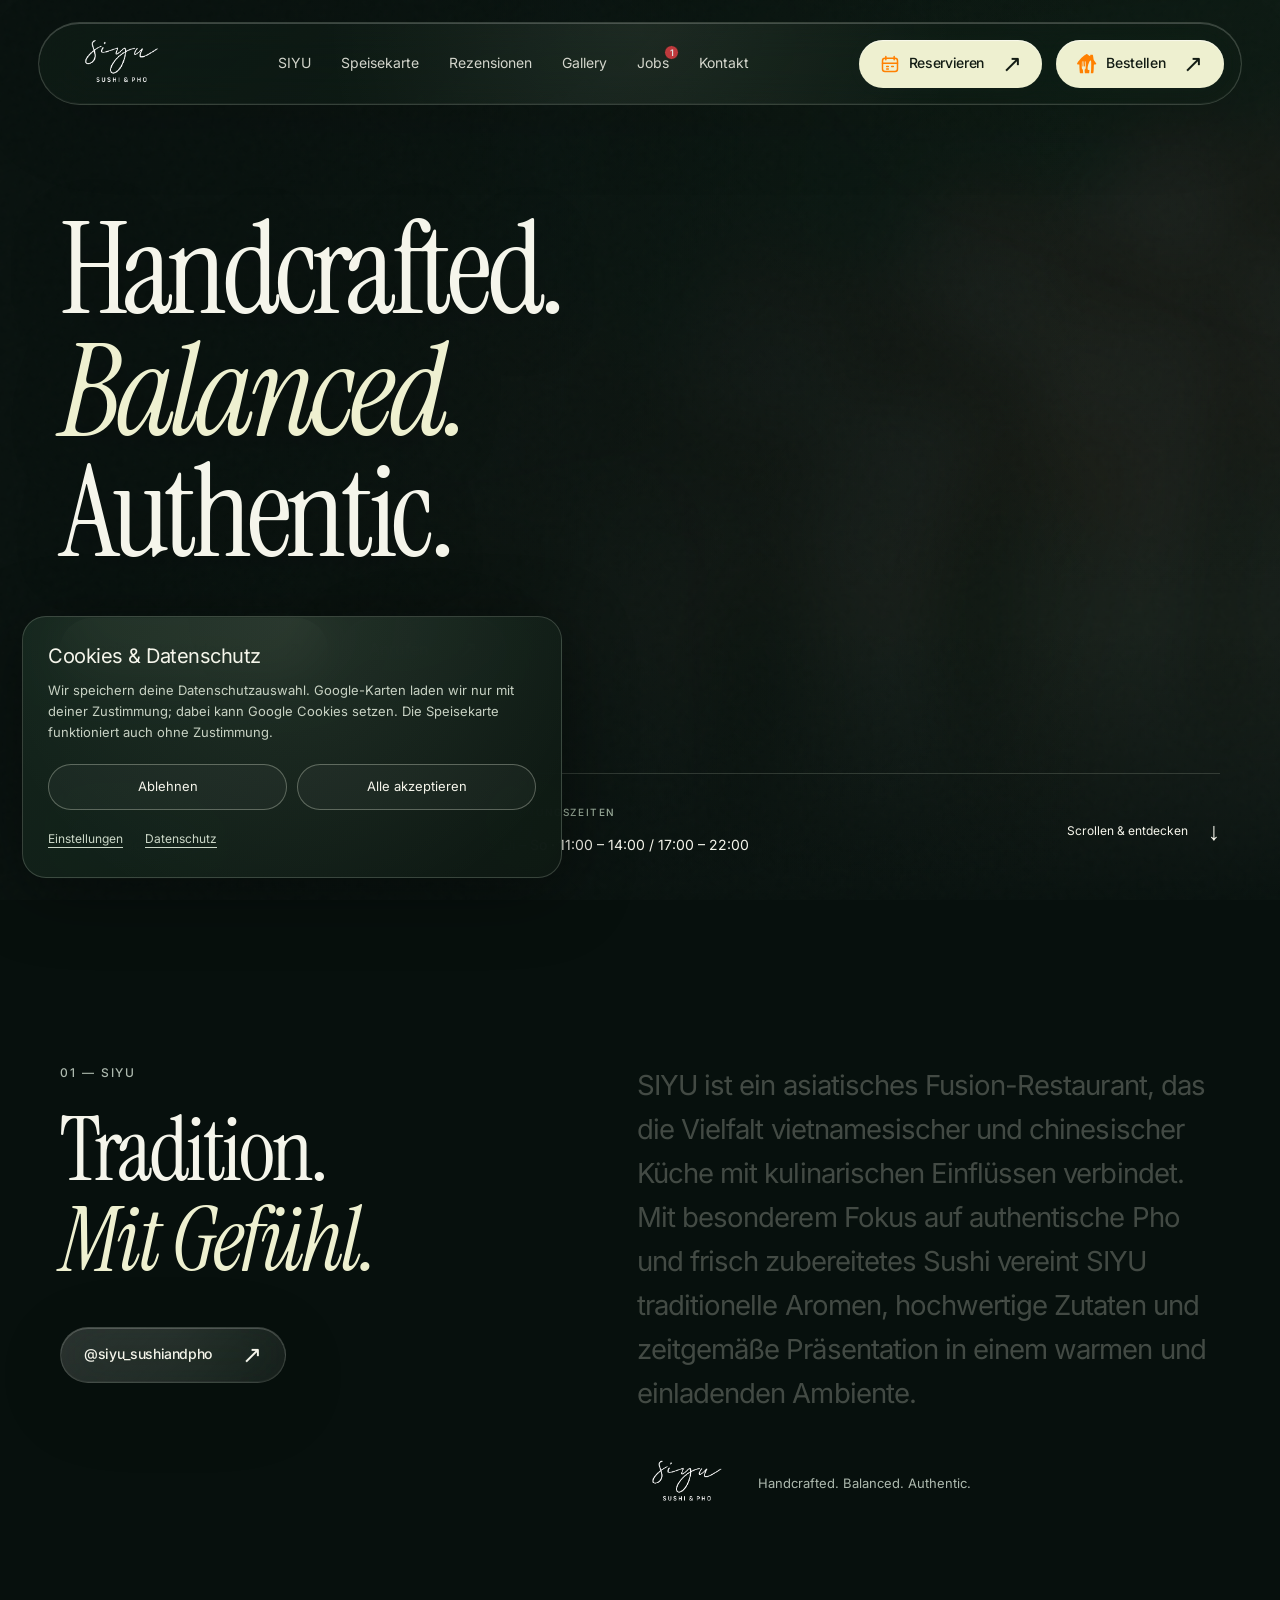
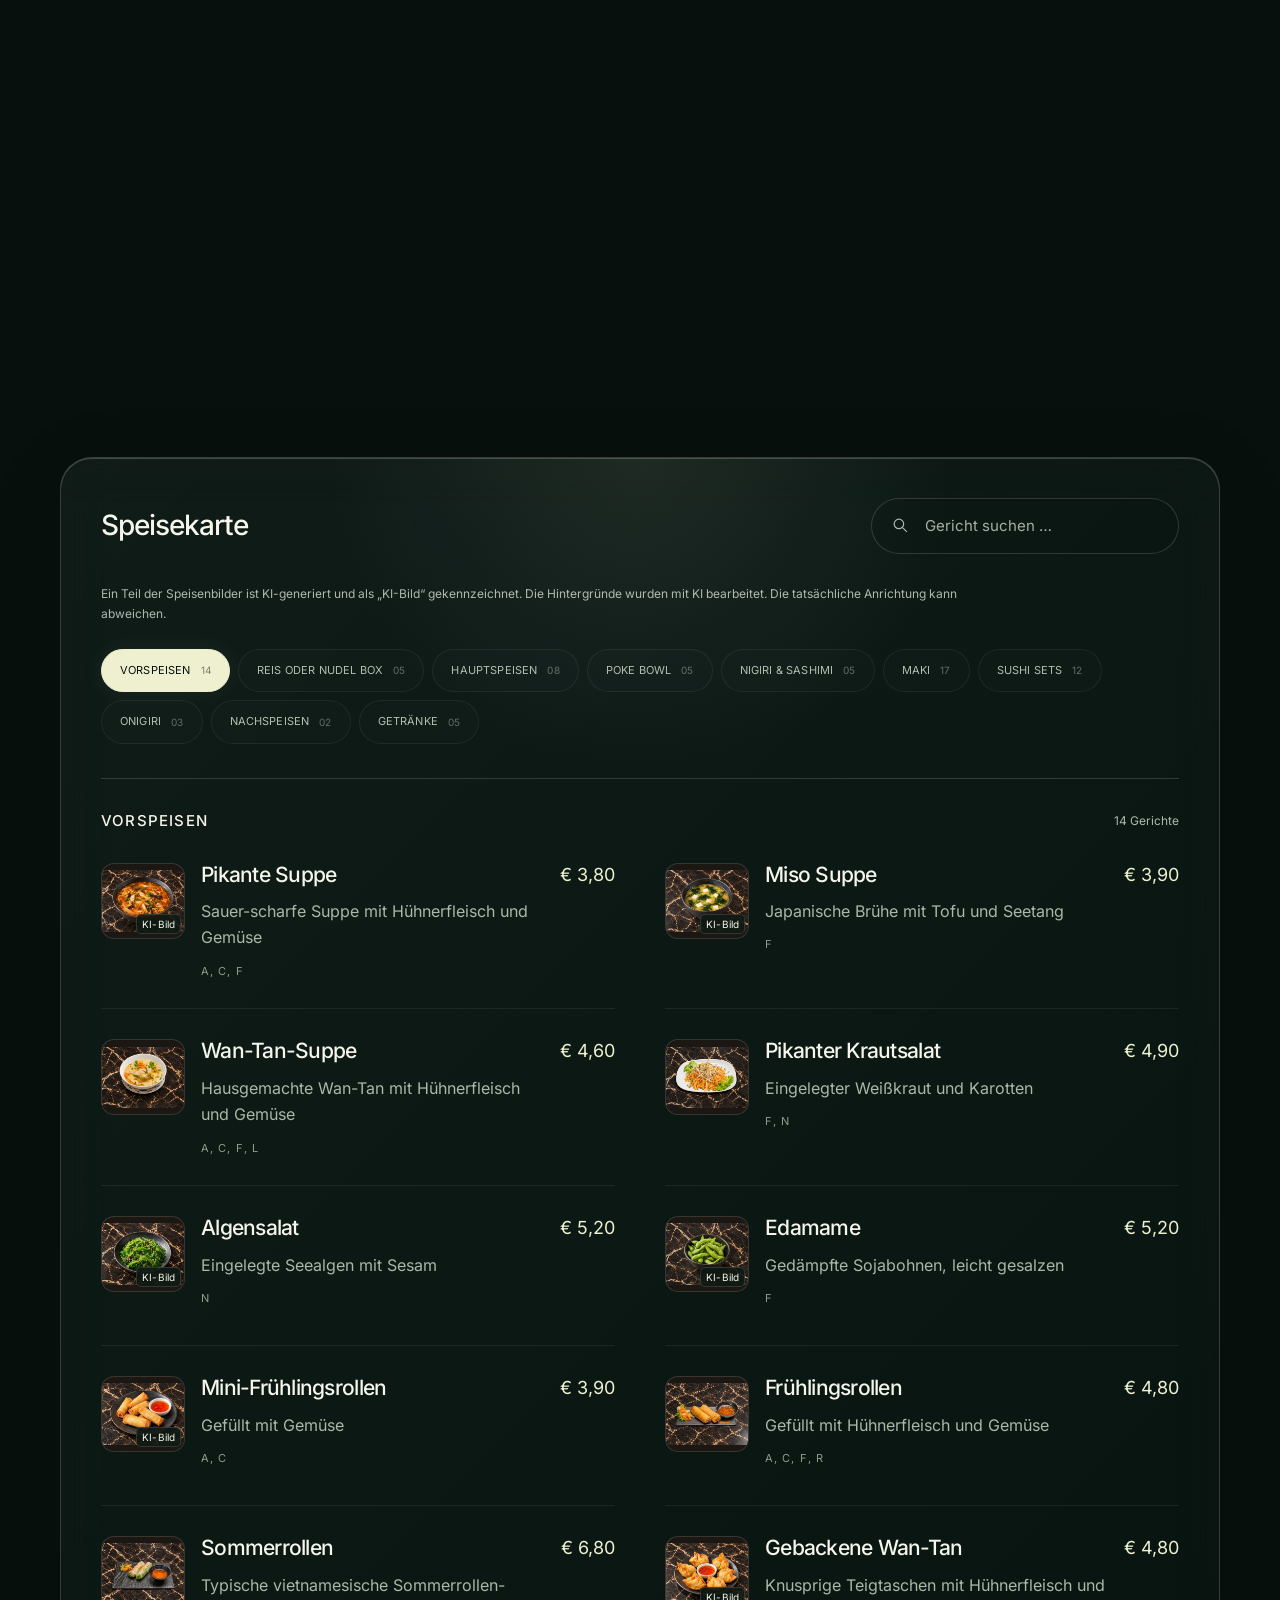
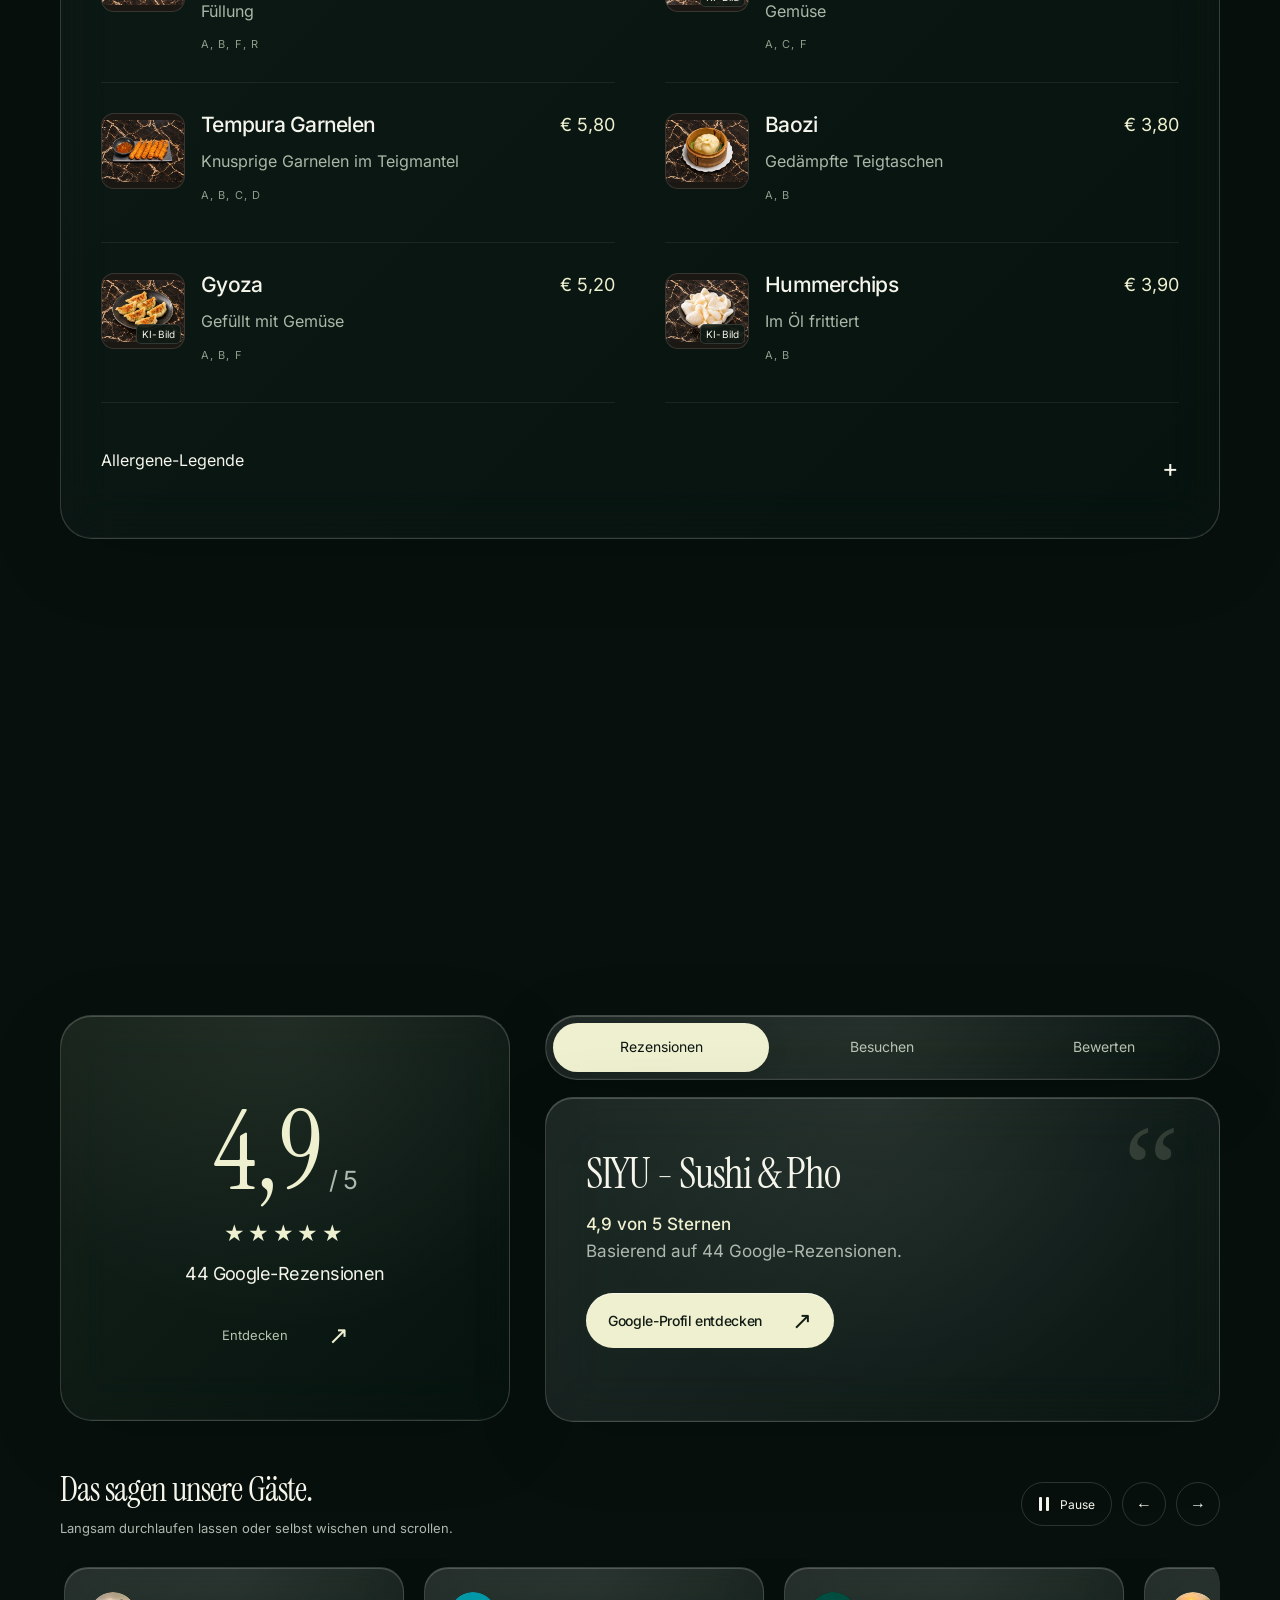
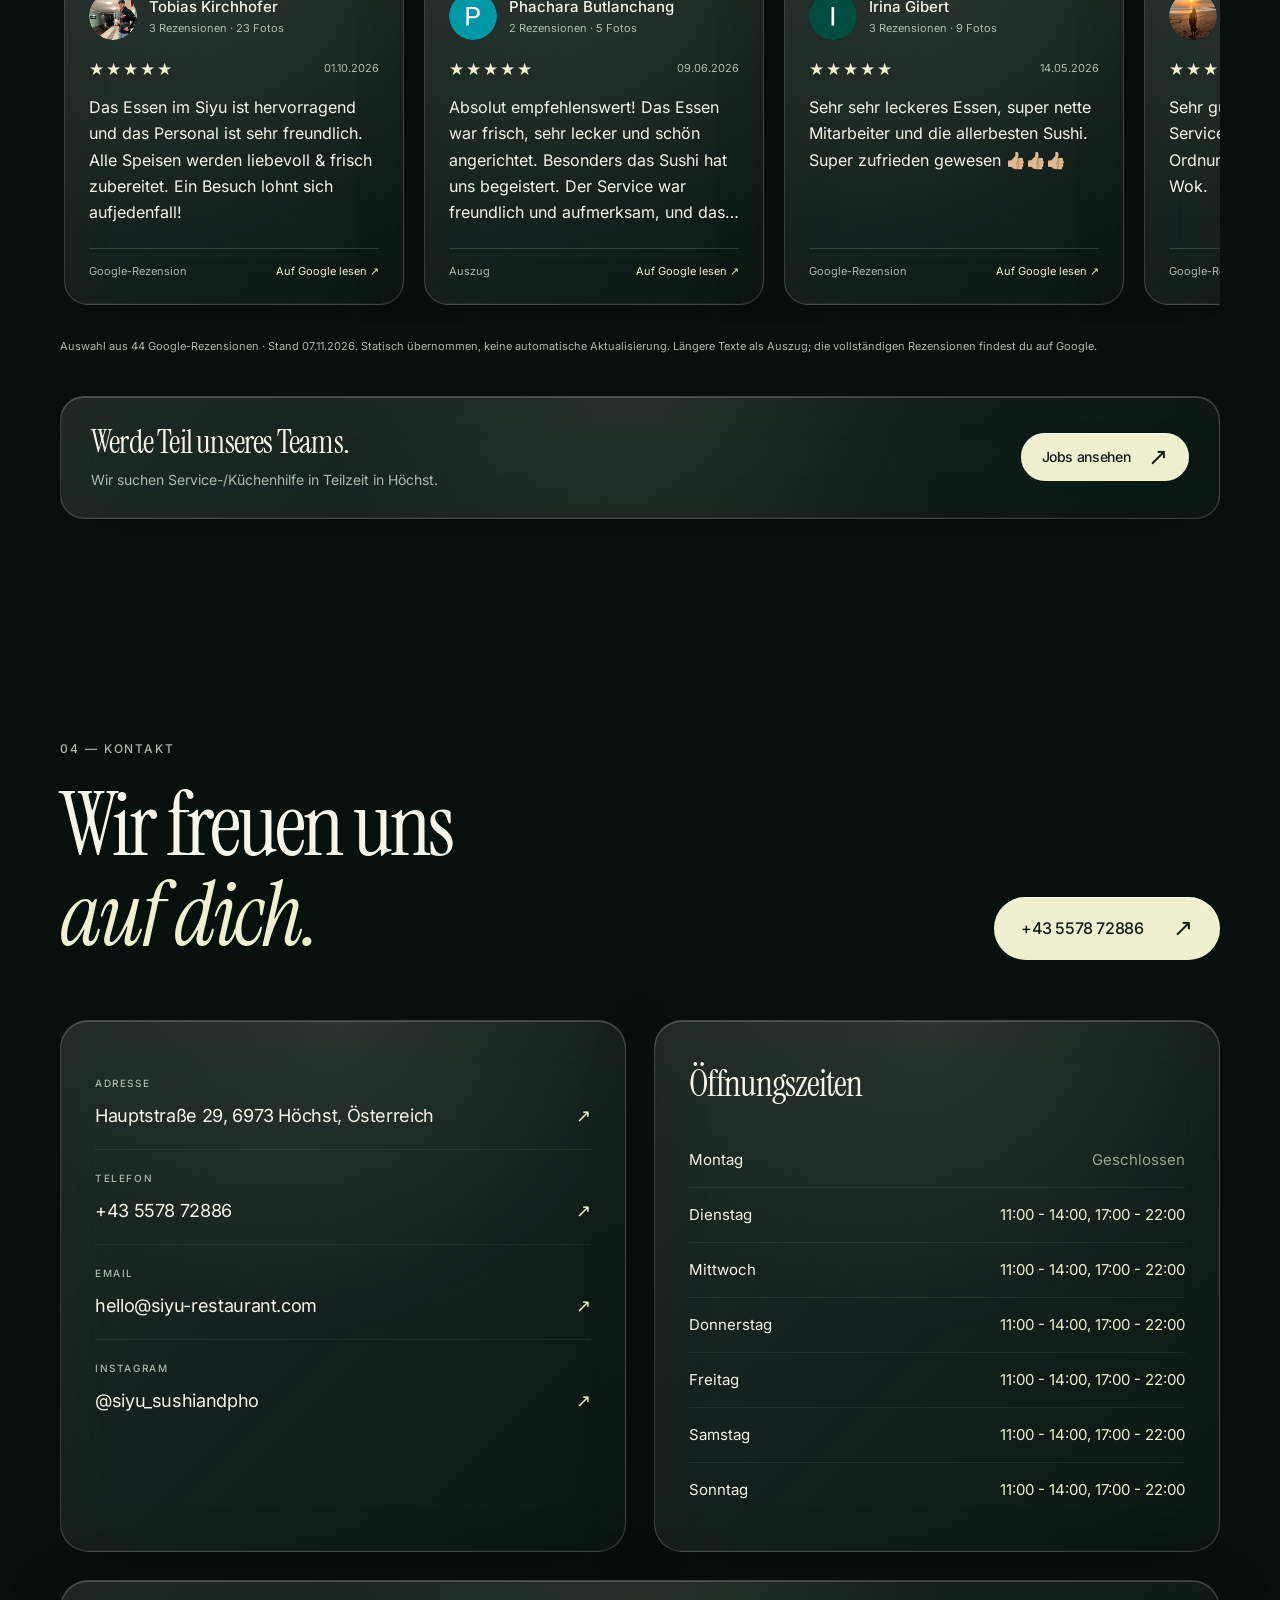
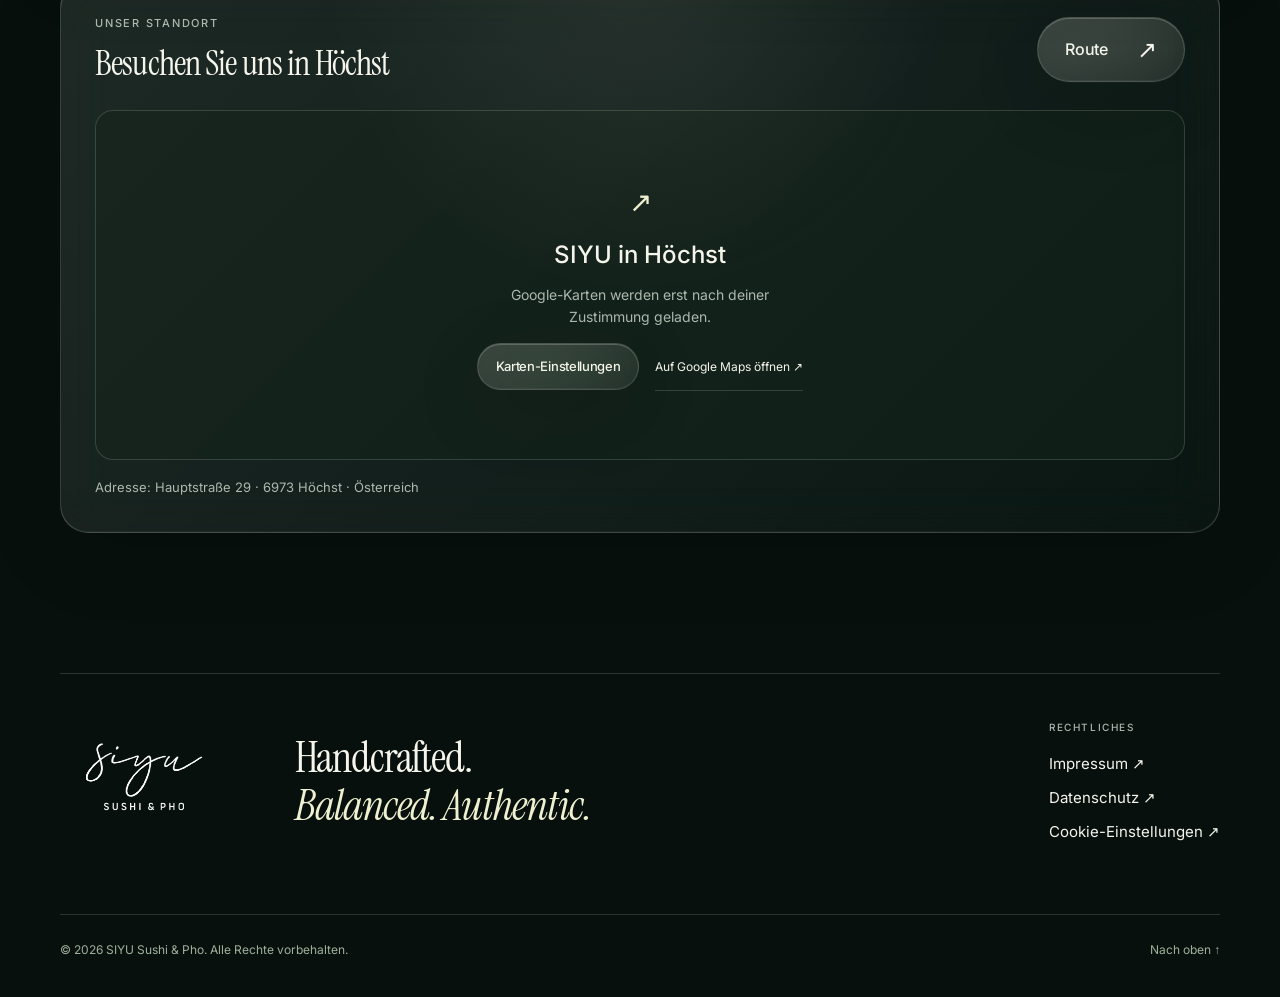
<file: index.html>
<!doctype html><html lang="de"><head><meta charset="utf-8"><meta name="viewport" content="width=device-width,initial-scale=1"><meta name="theme-color" content="#08120f"><meta name="description" content="SIYU – Sushi & Pho Höchst. Handcrafted. Balanced. Authentic. Entdecken Sie unsere Speisekarte, Öffnungszeiten und Kontakt."><title>SIYU — Sushi & Pho Höchst</title><meta property="og:title" content="SIYU — Sushi & Pho Höchst"><meta property="og:description" content="Handcrafted. Balanced. Authentic."><meta property="og:type" content="website"><meta property="og:image" content="https://siyu.at/assets/film-poster.jpg"><link rel="icon" href="favicon.ico" sizes="any"><link rel="icon" type="image/png" sizes="96x96" href="assets/favicon-96.png"><link rel="icon" type="image/png" sizes="192x192" href="assets/favicon-192.png"><link rel="apple-touch-icon" sizes="180x180" href="assets/apple-touch-icon.png"><link rel="stylesheet" href="assets/fonts/fonts.css"><style>:root{--ink:#07100d;--jade:#172b23;--cream:#eef0d0;--text:#f5f5eb;--muted:#adb9ae;--line:rgba(237,244,225,.16);--scroll:0;--film-shift:0px;--ribbon-shift:0px}*,*:before,*:after{box-sizing:border-box}html{scroll-behavior:smooth;scroll-padding-top:130px}body{margin:0;background:var(--ink);color:var(--text);font-family:Inter,-apple-system,BlinkMacSystemFont,'Segoe UI',sans-serif;font-size:18px;line-height:1.6;-webkit-font-smoothing:antialiased;-moz-osx-font-smoothing:grayscale;overflow-x:hidden}body:has(dialog[open]){overflow:hidden}h1,h2,h3,h4,p{margin:0}h1,h2{font-family:'Instrument Serif',Georgia,serif;font-weight:400;letter-spacing:-.035em;line-height:1.02}h2{font-size:clamp(64px,6.9vw,104px)}h1 em,h2 em,footer em{font-weight:400;font-style:italic;color:var(--cream)}h3,h4{font-weight:500}a{color:inherit;text-decoration:none}button,input{font:inherit;color:inherit}button{border:0;background:none;cursor:pointer}button,a,input,summary{-webkit-tap-highlight-color:transparent}button:focus-visible,a:focus-visible,input:focus-visible,summary:focus-visible{outline:2px solid var(--cream);outline-offset:6px}img{display:block;max-width:100%}button[hidden],[hidden]{display:none!important}.wrap{width:calc(100% - 120px);max-width:1400px;margin:auto}.section{padding:130px 0;position:relative}.eyebrow{font-size:12px;font-weight:500;line-height:1.6;letter-spacing:.16em;text-transform:uppercase;color:var(--muted)}.button{position:relative;display:inline-flex;align-items:center;justify-content:space-between;gap:30px;padding:19px 27px;min-height:62px;white-space:nowrap;border-radius:100px;font-size:16px;font-weight:500;letter-spacing:-.025em;transition:transform .3s,background .3s,box-shadow .3s;transform:translate(var(--mx,0px),var(--my,0px));isolation:isolate}.button span{font-size:24px;line-height:1;transition:transform .3s}.button:hover span{transform:translate(3px,-3px)}.button:hover{box-shadow:0 8px 38px #0002}.button:active{scale:.98}.button-primary{background:var(--cream);color:#131c14;box-shadow:inset 0 1px 1px #fff9,0 0 24px #e9eccb06}.button-primary:hover{background:#fafce1}.compact{min-height:48px;padding:11px 21px;font-size:14px;gap:18px}.glass{background:linear-gradient(135deg,rgba(255,255,255,.105),rgba(255,255,255,.025));border:1px solid rgba(240,250,233,.18);backdrop-filter:blur(26px) saturate(145%);-webkit-backdrop-filter:blur(26px) saturate(145%);box-shadow:inset 0 1px 0 rgba(255,255,255,.2),inset 0 -1px 0 rgba(255,255,255,.045),0 20px 80px rgba(0,0,0,.12);position:relative}.glass:before{content:'';position:absolute;inset:0;border-radius:inherit;pointer-events:none;background:radial-gradient(450px circle at var(--gx,50%) var(--gy,0%),rgba(237,246,221,.075),transparent 70%)}.button.glass:hover{background-color:#ffffff0b}.icon-button{width:40px;height:40px;border-radius:50%;border:1px solid var(--line);display:grid;place-items:center;font-size:16px;transition:background .3s}.icon-button:hover{background:#ffffff15}.skip{position:fixed;top:-100px;left:20px;z-index:100;padding:15px;background:var(--cream);color:var(--ink)}.skip:focus{top:20px}.progress{position:fixed;top:0;left:0;height:2px;width:0;background:var(--cream);z-index:90}.world{position:fixed;inset:0;z-index:-1;overflow:hidden;background:#08130e;pointer-events:none}.film-underlay{position:absolute;inset:-50px;background:linear-gradient(90deg,#07100d 10%,#07100d00 80%),url('assets/film-poster.jpg') right center/cover no-repeat;filter:blur(30px);opacity:.17}.world video{position:absolute;right:0;top:-6%;width:58%;height:112%;object-fit:cover;object-position:50% 58%;transform:translateY(var(--film-shift)) scale(calc(1.02 + var(--scroll)*.025));opacity:0;filter:saturate(.8) contrast(1.03) brightness(.72);transition:opacity 1.2s;mask-image:linear-gradient(to right,transparent,#000 27%);-webkit-mask-image:linear-gradient(to right,transparent,#000 27%)}.world video.ready{opacity:calc(.92 - var(--scroll)*.64)}.film-shade{position:absolute;inset:0;background:linear-gradient(90deg,#08110e 0%,#08110ea8 35%,#08110e05 85%),linear-gradient(0deg,#08110e 0%,transparent 30%,#08110e44 100%)}#liquid{position:absolute;inset:0;width:100%;height:100%;opacity:.78}.grain{position:absolute;inset:0;opacity:.035;background-image:url("data:image/svg+xml,%3Csvg viewBox='0 0 160 160' xmlns='http://www.w3.org/2000/svg'%3E%3Cfilter id='n'%3E%3CfeTurbulence type='fractalNoise' baseFrequency='.8' numOctaves='3' stitchTiles='stitch'/%3E%3C/filter%3E%3Crect width='100%25' height='100%25' opacity='.5' filter='url(%23n)'/%3E%3C/svg%3E");mix-blend-mode:screen}.header{position:fixed;top:22px;left:38px;right:38px;z-index:50;border-radius:100px;display:flex;justify-content:space-between;align-items:center;gap:25px;padding:8px 17px 8px 30px;height:83px;background:linear-gradient(135deg,#111e17a6,#151d1747);transition:background .4s,top .4s}.header.scrolled{background:linear-gradient(135deg,#15261de0,#111a14b3);top:12px}.brand{width:100px;height:62px;display:flex;align-items:center}.brand img{width:100px;height:62px;object-fit:contain}.header nav{display:flex;gap:30px}.header nav a{font-size:14px;position:relative;padding:10px 0;opacity:.85;transition:opacity .2s}.header nav a:after{content:'';position:absolute;left:0;bottom:4px;width:0;height:1px;background:var(--cream);transition:width .3s}.header nav a:hover{opacity:1}.header nav a:hover:after{width:100%}.header-actions{display:flex;gap:14px;align-items:center}#nav-toggle{display:none}.hero{min-height:870px;height:110svh;max-height:1200px;position:relative;display:flex;align-items:center}.hero-content{padding:160px 0 140px}.hero h1{font-size:clamp(94px,9.9vw,152px);line-height:.96;letter-spacing:-.042em;margin:34px 0 42px;text-shadow:0 10px 60px #0005;max-width:800px}.hero .eyebrow{display:flex;align-items:center;gap:12px;color:#dfebd7}.status-dot{display:inline-block;width:6px;height:6px;background:#dbe6b1;border-radius:50%;box-shadow:0 0 14px #cbd8a465;flex:none}.hero-actions{display:flex;gap:13px;align-items:center}.film-caption{position:absolute;right:7%;bottom:24%;border-radius:100px;display:flex;align-items:center;gap:13px;padding:13px 22px;font-size:12px;background:#111b1470;animation:float 6s ease-in-out infinite}.film-lines{display:flex;gap:3px;height:14px;align-items:center;margin-left:10px}.film-lines i{width:2px;height:6px;background:var(--cream);animation:bars 1.5s ease-in-out infinite}.film-lines i:nth-child(2){animation-delay:.3s}.film-lines i:nth-child(3){animation-delay:.6s}@keyframes bars{50%{height:14px}}@keyframes float{50%{translate:0 -9px}}.hero-bottom{position:absolute;bottom:42px;left:0;right:0;display:grid;grid-template-columns:1fr 1.3fr auto;gap:30px;border-top:1px solid var(--line);padding-top:28px;align-items:center}.hero-bottom .eyebrow{font-size:10px;margin-bottom:10px;color:#9eb09e}.hero-bottom strong{font-weight:400;font-size:14px}.scroll-cue{display:flex;align-items:center;gap:20px;font-size:12px}.scroll-cue i{font-style:normal;font-size:25px;animation:float 3s ease-in-out infinite}.story{display:grid;grid-template-columns:.9fr 1.1fr;gap:100px;align-items:start;padding-top:160px}.story h2{margin:22px 0 42px}.story .button{font-size:14px;padding:15px 23px;min-height:56px}.story-text{font-size:clamp(24px,2.15vw,32px);line-height:1.6;font-weight:400;letter-spacing:-.035em}.story-word{color:#eff4e342;transition:color .45s}.story-word.lit{color:#f0f3e8}.story-signature{margin-top:36px;display:flex;align-items:center;gap:26px}.story-signature img{width:95px;height:64px;object-fit:contain}.story-signature span{font-size:13px;color:var(--muted)}.word-ribbon{overflow:hidden;padding:35px 0;border-top:1px solid #ffffff08;border-bottom:1px solid #ffffff08}.word-ribbon>span{display:block;white-space:nowrap;transform:translateX(var(--ribbon-shift));font-family:'Instrument Serif',Georgia,serif;font-size:clamp(60px,6vw,94px);line-height:1.2;color:#dfe9d87a;letter-spacing:-.025em}.word-ribbon i{color:var(--cream)}.word-ribbon b{font-size:.5em;vertical-align:middle;font-weight:400;margin:0 35px;color:#d1ddbc66}.section-heading{display:flex;align-items:flex-end;justify-content:space-between;gap:40px;margin-bottom:60px}.section-heading .eyebrow{margin-bottom:22px}.menu-shell{border-radius:32px;padding:40px;background:linear-gradient(135deg,#ffffff0c,#ffffff03)}.menu-toolbar{display:flex;align-items:center;justify-content:space-between;gap:25px;padding-bottom:30px}.menu-toolbar h3{font-size:28px;letter-spacing:-.035em}.search{display:flex;align-items:center;gap:13px;border:1px solid var(--line);padding:14px 19px;border-radius:100px;background:#07100d30;max-width:330px}.search svg{width:19px;height:19px;flex:none;color:var(--muted)}.search input{border:0;background:transparent;width:100%;outline:none;font-size:15px}.search input::placeholder{color:#a5b0a4}.category-list{display:flex;gap:8px;flex-wrap:wrap;padding:0 0 34px;border-bottom:1px solid var(--line)}.category{position:relative;display:flex;align-items:center;gap:10px;padding:12px 18px;border-radius:100px;border:1px solid #ffffff10;background:#ffffff03;font-size:11px;letter-spacing:.015em;color:#b2bfb0;transition:color .3s,background .3s,transform .3s}.category small{font-size:10px;opacity:.5}.category[aria-pressed=true]{background:var(--cream);color:var(--ink);border-color:var(--cream);box-shadow:0 0 22px #edf0d012}.category:hover{transform:translateY(-2px);background:#ffffff10}.category[aria-pressed=true]:hover{background:var(--cream)}.category-heading{display:flex;justify-content:space-between;gap:20px;margin:30px 0 0;align-items:center}.category-heading h4{font-size:15px;letter-spacing:.08em}.category-heading>span{font-size:12px;color:var(--muted)}.dish-list{display:grid;grid-template-columns:1fr 1fr;gap:0 50px}.dish{display:flex;justify-content:space-between;gap:22px;padding:28px 0;border-bottom:1px solid #ffffff12;animation:dishIn .55s both;min-height:160px}.dish h3{font-size:21px;line-height:1.35;letter-spacing:-.035em}.dish p{font-size:16px;line-height:1.65;color:#aab8a8;margin-top:9px;max-width:400px}.allergens{display:block;font-size:11px;letter-spacing:.1em;color:#8d9e8c;margin-top:12px}.price{font-size:18px;color:var(--cream);white-space:nowrap;line-height:1.6}.legend{margin-top:35px}.legend summary{list-style:none;cursor:pointer;display:flex;justify-content:space-between;font-size:16px;padding:10px 0}.legend summary::-webkit-details-marker{display:none}.legend summary span{font-size:25px;transition:transform .3s}.legend[open] summary span{transform:rotate(45deg)}.legend-grid{display:grid;grid-template-columns:1fr 1fr;gap:18px 30px;padding-top:20px;font-size:14px;color:var(--muted)}.legend-grid span{color:var(--cream);font-weight:600}#empty{padding-top:32px}.review-section{padding-top:65px}.text-link{display:inline-flex;align-items:center;gap:25px;padding:14px 0;border-bottom:1px solid var(--line);font-size:15px}.text-link span{font-size:22px}.review-layout{display:grid;grid-template-columns:.8fr 1.2fr;gap:35px;align-items:stretch}.review-orb{overflow:hidden;border-radius:32px;min-height:400px;text-align:center;display:flex;flex-direction:column;align-items:center;justify-content:center;padding:34px;isolation:isolate;background:linear-gradient(135deg,#dbe6b514,#99bea803)}.google-g{font-family:Arial,sans-serif;font-size:35px;font-weight:600;color:var(--cream)}.review-number{font-family:'Instrument Serif',Georgia,serif;font-size:136px;line-height:1.05;color:var(--cream);margin-top:13px;font-variant-numeric:tabular-nums;position:relative;z-index:1}.review-label{font-size:18px;letter-spacing:-.03em;position:relative;z-index:1}.orb-action{display:flex;align-items:center;gap:40px;margin-top:27px;font-size:13px;position:relative;z-index:1;color:#b5c3ae}.orb-action i{font-style:normal;font-size:25px;color:var(--cream)}.orbit{position:absolute;border:1px solid #e7efbe1a;border-radius:50%;width:100%;height:65%;top:18%;left:0;transform:rotate(-35deg);z-index:-1;animation:orbit 18s ease-in-out infinite alternate}.orbit-two{transform:rotate(35deg);width:70%;height:98%;left:15%;top:0;animation-delay:-8s}@keyframes orbit{to{transform:rotate(60deg) scale(1.1)}}.review-tabs{padding:7px;border-radius:100px;display:flex;gap:5px;margin-bottom:17px}.review-tabs button{flex:1;padding:13px 15px;border-radius:100px;font-size:14px;color:#b5c1b2;transition:background .3s,color .3s}.review-tabs button[aria-selected=true]{background:var(--cream);color:var(--ink);box-shadow:0 4px 20px #0002}.review-panels{border-radius:28px;min-height:325px;padding:34px 40px}.review-panels [role=tabpanel]{position:relative;animation:dishIn .45s}.panel-symbol{position:absolute;right:0;top:-25px;font-family:Georgia,serif;font-size:125px;color:#eef0d027;line-height:1;pointer-events:none}.small-symbol{font-size:90px;top:-8px}.review-panels h3{font-family:'Instrument Serif',Georgia,serif;font-size:42px;line-height:1.05;max-width:420px;letter-spacing:-.025em;padding:20px 0 15px}.review-panels p{font-size:17px;color:var(--muted);padding-bottom:28px}.review-panels .button{font-size:14px;min-height:55px;padding:15px 22px}.tilt{transform:perspective(1200px) rotateX(var(--rx,0deg)) rotateY(var(--ry,0deg));transition:transform .3s}.contact{padding-top:90px}.contact-grid{display:grid;grid-template-columns:1fr 1fr;gap:28px}.contact-details,.hours{padding:34px;border-radius:28px}.contact-details>div{padding:20px 0;border-bottom:1px solid #ffffff12}.contact-details>div:last-child{border-bottom:0}.contact-details .eyebrow{display:block;font-size:10px;margin-bottom:11px}.contact-details a{display:flex;align-items:center;justify-content:space-between;gap:15px;font-size:18px;letter-spacing:-.02em;line-height:1.5}.contact-details a span{color:var(--cream)}.hours h3{font-family:'Instrument Serif',Georgia,serif;font-size:36px;letter-spacing:-.025em;margin-bottom:20px}.hours-row{display:flex;justify-content:space-between;gap:20px;padding:15px 0;border-bottom:1px solid #ffffff12;font-size:15px}.hours-row:last-child{border:0}.hours-row>span:last-child{color:var(--cream);text-align:right}.hours-row:first-of-type>span:last-child{color:#94a48f}.location{padding:34px;border-radius:28px;margin-top:28px}.location-title{display:flex;justify-content:space-between;gap:25px;align-items:center;margin-bottom:26px}.location-title .eyebrow{font-size:11px;margin-bottom:10px}.location-title h3{font-family:'Instrument Serif',Georgia,serif;font-size:35px;line-height:1.2;letter-spacing:-.025em}.location iframe{width:100%;height:350px;border:0;border-radius:18px;filter:saturate(.5) brightness(.8)}.map-address{font-size:13px;color:var(--muted);margin-top:17px}footer{padding-top:10px;position:relative}.footer-top{display:grid;grid-template-columns:160px 1fr auto;gap:75px;align-items:center;padding:45px 0 70px;border-top:1px solid var(--line)}.footer-top>img{width:160px;height:106px;object-fit:contain}.footer-top>p{font-family:'Instrument Serif',Georgia,serif;font-size:43px;line-height:1.1;letter-spacing:-.025em}.footer-top>div{display:flex;flex-direction:column;align-items:start;gap:10px;font-size:15px}.footer-top button{padding:0}.footer-top>div .eyebrow{font-size:10px;margin-bottom:7px}.footer-bottom{display:flex;justify-content:space-between;gap:25px;font-size:12px;color:#9fb19b;padding:25px 0 38px;border-top:1px solid var(--line)}dialog{color:var(--text);border-radius:30px;background-color:#112019e8!important;width:min(900px,calc(100vw - 30px));max-height:90svh;padding:60px;border:1px solid #ffffff30}dialog::backdrop{background:#020905c7;backdrop-filter:blur(15px)}.dialog-close{position:absolute;right:20px;top:16px;width:42px;height:42px;font-size:30px;border-radius:50%;border:1px solid var(--line);line-height:1}.legal-dialog main h1{font-size:48px;margin-bottom:40px}.legal-dialog section{margin-top:30px}.legal-dialog h2{font-family:Inter,sans-serif;font-size:22px;line-height:1.4;letter-spacing:-.02em;margin-bottom:13px}.legal-dialog h3{font-size:18px;margin:18px 0 10px}.legal-dialog p{font-size:16px;line-height:1.85;color:var(--muted)}.legal-dialog a{color:var(--cream);text-decoration:underline}.google-dialog{width:min(1050px,calc(100vw - 30px));padding:50px 35px 30px}.google-dialog-heading{display:flex;align-items:center;gap:22px;margin-bottom:30px}.google-dialog-heading .google-g{font-size:48px}.google-dialog-heading h2{font-size:36px;line-height:1.2;margin-top:8px}.google-dialog iframe{width:100%;height:45svh;border:0;border-radius:18px}.google-dialog-actions{display:flex;gap:14px;margin-top:25px;flex-wrap:wrap}.google-dialog-actions .button{font-size:14px;padding:16px 22px;min-height:54px}.js-motion .reveal{opacity:0;translate:0 28px;transition:opacity 1s,translate 1s}.js-motion .reveal.visible{opacity:1;translate:0 0}.entrance{animation:entrance 1.3s both}.hero h1.entrance{animation-delay:.1s}.hero-actions.entrance{animation-delay:.25s}@keyframes entrance{from{opacity:0;transform:translateY(30px);filter:blur(6px)}to{opacity:1;transform:none;filter:blur(0)}}@keyframes dishIn{from{opacity:0;transform:translateY(12px)}to{opacity:1;transform:none}}.paused{scroll-behavior:auto}.paused *,.paused *:before,.paused *:after{animation:none!important;transition:none!important}.paused .reveal{opacity:1;translate:0 0}.paused .story-word{color:var(--text)}
@media(min-width:1600px){.world video{width:54%;object-position:50% 53%}.hero-content{padding-left:0}.hero h1{font-size:155px}.header{max-width:1560px;margin:auto}.hero{max-height:1280px}.film-caption{right:12%}}
@media(max-width:1100px){.wrap{width:calc(100% - 70px)}.header{left:22px;right:22px;padding-left:23px}.header nav{gap:22px}.header nav a{font-size:13px}.hero h1{font-size:105px}.hero{min-height:800px}.hero-content{padding-top:130px}.film-caption{right:5%;bottom:20%}.story{gap:55px}.story-text{font-size:26px}.menu-shell{padding:30px}.dish-list{gap:0 30px}.dish h3{font-size:19px}.dish p{font-size:15px}.review-layout{grid-template-columns:.85fr 1.15fr;gap:22px}.review-panels{padding:30px}.review-panels h3{font-size:36px}.review-orb{min-height:385px}.contact-details,.hours{padding:28px}.contact-details a{font-size:16px}.hours-row{font-size:13px}.section{padding:100px 0}.review-section{padding-top:45px}.footer-top{gap:45px}.hero-bottom strong{font-size:12px}}
@media(max-width:760px){html{scroll-padding-top:105px}.wrap{width:calc(100% - 36px)}body{font-size:16px}.header{top:12px;left:12px;right:12px;height:72px;padding:5px 10px 5px 18px;gap:10px;border-radius:40px}.header.scrolled{top:8px}.brand{width:76px;height:48px}.brand img{width:76px;height:48px}.header nav{display:none;position:absolute;top:79px;left:0;right:0;flex-direction:column;gap:10px;padding:24px 26px;background:#112017f5;border:1px solid var(--line);border-radius:26px;backdrop-filter:blur(24px)}.header nav.open{display:flex}.header nav a{font-size:17px;padding:8px 0}.header-actions{gap:7px}.icon-button{width:32px;height:32px;font-size:14px}#nav-toggle{display:grid}.compact{min-height:40px;padding:10px 14px;font-size:12px;gap:10px}.compact span{font-size:20px}.world video{width:100%;height:115%;top:-5%;object-fit:cover;object-position:50% 50%;mask-image:none;-webkit-mask-image:none;filter:saturate(.8) contrast(1.04) brightness(.67)}.film-shade{background:linear-gradient(0deg,#07100d 0%,#07100d25 60%,#07100d55 100%),linear-gradient(90deg,#07100d66,#07100d05)}.film-underlay{opacity:.1}.hero{height:105svh;min-height:780px;max-height:980px;align-items:start}.hero-content{padding:155px 0 180px}.hero .eyebrow{font-size:10px;letter-spacing:.13em;gap:9px}.hero h1{font-size:clamp(66px,13.8vw,102px);line-height:1.02;letter-spacing:-.045em;margin:31px 0 34px}.hero-actions{gap:10px;flex-wrap:wrap}.button{font-size:14px;gap:17px;padding:16px 20px;min-height:56px}.button span{font-size:21px}.film-caption{right:18px;bottom:215px;padding:10px 17px;font-size:10px}.hero-bottom{bottom:30px;display:grid;grid-template-columns:1fr auto;gap:20px;padding-top:23px}.hero-bottom>a:nth-child(2){grid-column:1;grid-row:2}.hero-bottom .eyebrow{font-size:9px;margin-bottom:5px}.hero-bottom strong{font-size:12px;font-weight:400}.scroll-cue{grid-column:2;grid-row:1/3;writing-mode:vertical-rl;font-size:10px;gap:12px}.scroll-cue i{writing-mode:horizontal-tb;font-size:22px}.section{padding:76px 0}h2{font-size:62px}.eyebrow{font-size:10px}.story{grid-template-columns:1fr;gap:42px}.story h2{margin:18px 0 28px}.story .button{font-size:13px;padding:14px 21px;min-height:52px}.story-text{font-size:25px;line-height:1.65;letter-spacing:-.035em}.story-signature{gap:18px;margin-top:24px}.story-signature img{width:75px;height:52px}.story-signature span{font-size:11px;max-width:175px}.word-ribbon{padding:25px 0}.word-ribbon>span{font-size:59px}.word-ribbon b{margin:0 22px}.section-heading{align-items:start;gap:20px;margin-bottom:35px;flex-direction:column}.section-heading .eyebrow{margin-bottom:17px}.section-heading>.button{min-height:51px;padding:14px 22px;font-size:13px}.menu-shell{padding:24px 20px;border-radius:25px}.menu-toolbar{gap:20px;flex-wrap:wrap;padding-bottom:24px}.menu-toolbar h3{font-size:25px}.search{width:100%;max-width:none;padding:12px 17px}.search input{font-size:14px}.category-list{flex-wrap:nowrap;overflow:auto;gap:7px;margin-right:-20px;padding-right:20px;padding-bottom:24px;scrollbar-width:none}.category{flex-shrink:0;font-size:10px;padding:12px 16px}.category small{display:none}.category-heading{margin-top:24px;gap:12px}.category-heading h4{font-size:12px;letter-spacing:.04em}.category-heading>span{font-size:10px}.dish-list{display:block}.dish{padding:24px 0;min-height:0;gap:17px}.dish h3{font-size:20px;line-height:1.35}.dish p{font-size:15px}.price{font-size:16px}.allergens{font-size:10px;margin-top:10px}.legend{margin-top:27px}.legend summary{font-size:14px}.legend-grid{grid-template-columns:1fr;font-size:13px;gap:14px}.review-section{padding-top:35px}.review-section .text-link{font-size:13px;gap:20px}.review-layout{grid-template-columns:1fr;gap:22px}.review-orb{min-height:340px;padding:25px;border-radius:28px}.review-number{font-size:118px}.review-label{font-size:17px}.orb-action{margin-top:18px}.review-tabs{padding:6px;gap:0}.review-tabs button{font-size:12px;padding:12px 9px}.review-panels{padding:27px;min-height:300px;border-radius:26px}.review-panels h3{font-size:37px}.review-panels p{font-size:16px}.review-panels .button{font-size:13px;gap:16px;padding:14px 20px}.contact-grid{grid-template-columns:1fr;gap:20px}.contact-details,.hours{padding:25px;border-radius:26px}.contact-details a{font-size:16px}.contact-details .eyebrow{font-size:9px}.hours h3{font-size:33px}.hours-row{font-size:12px;padding:14px 0}.location{padding:23px;border-radius:26px;margin-top:20px}.location-title{align-items:start;flex-direction:column;gap:20px}.location-title h3{font-size:30px}.location-title .eyebrow{font-size:9px}.location-title .button{font-size:13px;min-height:48px;padding:12px 20px}.location iframe{height:300px;border-radius:15px}.map-address{font-size:11px}.footer-top{grid-template-columns:1fr auto;gap:22px;padding:38px 0 45px}.footer-top>img{width:120px;height:80px}.footer-top>p{grid-column:1/3;grid-row:2;font-size:36px}.footer-top>div{font-size:13px;gap:8px}.footer-top>div .eyebrow{font-size:9px}.footer-bottom{flex-direction:column;gap:14px;font-size:10px;padding:24px 0 30px}dialog{padding:60px 24px 28px;border-radius:26px}.legal-dialog main h1{font-size:37px;overflow-wrap:anywhere}.legal-dialog h2{font-size:20px}.legal-dialog p{font-size:15px}.google-dialog{padding:60px 22px 24px}.google-dialog-heading{gap:15px;align-items:start}.google-dialog-heading .google-g{font-size:38px}.google-dialog-heading h2{font-size:29px}.google-dialog-heading .eyebrow{font-size:9px}.google-dialog iframe{height:40svh;border-radius:14px}.google-dialog-actions{gap:12px}.google-dialog-actions .button{font-size:12px;padding:15px 18px;gap:17px;width:100%}.tilt{transform:none}}
@media(prefers-reduced-motion:reduce){html{scroll-behavior:auto}*,*:before,*:after{animation:none!important;transition:none!important}.js-motion .reveal{opacity:1;translate:0 0}.story-word{color:var(--text)}.world video{display:none}#liquid{opacity:.35}}
@supports not (backdrop-filter:blur(1px)){.glass{background:#17271fef}.header{background:#132119ef}}
.world{z-index:0}main,footer{position:relative;z-index:1}
/* Review refinements: preserve a clear gap between actions and the information rule. */
.hero{display:flex;flex-direction:column;align-items:stretch;justify-content:center;height:auto;min-height:100svh;max-height:none;padding-top:130px}
.hero-content{flex:1;padding:65px 0 90px}
.hero h1{margin-top:15px}
.hero-bottom{position:relative;bottom:auto;left:auto;right:auto;flex:none;padding:30px 0 45px;margin-top:0}
.film-caption{bottom:205px}
.word-ribbon{padding:22px 0}
.word-ribbon>span{font-size:clamp(36px,3.3vw,52px)}
.word-ribbon b{margin:0 24px}
.rating-out-of{font-family:Inter,sans-serif;font-size:25px;color:var(--muted);letter-spacing:-.04em}
.rating-stars{font-size:23px;letter-spacing:.15em;color:var(--cream);margin:12px 0 15px;line-height:1}
.review-rating-line{color:var(--cream);font-weight:500}
.review-number{font-size:110px}
@media(prefers-reduced-motion:reduce){.world video{display:block!important}}
@media(max-width:1100px){.hero-content{padding-top:55px;padding-bottom:85px}.hero h1{font-size:100px}}
@media(max-width:760px){.hero{height:auto;min-height:100svh;max-height:none;padding-top:110px}.hero-content{padding:40px 0 85px}.hero h1{font-size:clamp(66px,13.8vw,102px);margin:20px 0 34px}.hero-bottom{position:relative;bottom:auto;padding-top:25px;padding-bottom:35px}.film-caption{bottom:230px}.word-ribbon>span{font-size:38px}.word-ribbon{padding:18px 0}.word-ribbon b{margin:0 18px}.review-number{font-size:102px}.rating-out-of{font-size:22px}}
.button .order-label{display:inline-flex;align-items:center;gap:9px;font-size:inherit;line-height:1.2}.button:hover .order-label{transform:none}.lieferando-icon{width:20px;height:20px;object-fit:contain;flex:none}@media(max-width:760px){.lieferando-icon{width:18px;height:18px}.button .order-label{gap:7px}}/* Compact menu photography; fixed dimensions avoid layout shifts. */
.dish.has-photo{display:grid;grid-template-columns:84px minmax(0,1fr) auto;gap:16px;align-items:start}.dish-photo{width:84px;height:76px;object-fit:contain;background:#1b1713;border:1px solid #ffffff22;border-radius:13px;margin-top:2px}.dish-copy{min-width:0}.dish.has-photo h3,.dish.has-photo p{overflow-wrap:anywhere}.dish.has-photo .price{white-space:nowrap;font-variant-numeric:tabular-nums}.dish.has-photo.photo-unavailable{grid-template-columns:minmax(0,1fr) auto}.menu-photo-note{font-size:12px;line-height:1.7;color:var(--muted);margin-top:24px;max-width:600px}
@media(min-width:761px) and (max-width:1100px){.dish-list{grid-template-columns:1fr}.dish.has-photo{grid-template-columns:84px minmax(0,1fr) auto}}
@media(max-width:760px){.dish.has-photo{grid-template-columns:72px minmax(0,1fr) auto;gap:14px}.dish-photo{width:72px;height:68px;border-radius:11px}.dish.has-photo h3{font-size:19px}.menu-photo-note{font-size:11px}}
@media(max-width:480px){.dish.has-photo{grid-template-columns:64px minmax(0,1fr);gap:8px 14px}.dish-photo{width:64px;height:64px;grid-row:1 / span 2}.dish.has-photo .price{grid-column:2;justify-self:start}.dish.has-photo h3{font-size:18px}.dish.has-photo p{font-size:14px;margin-top:7px}.dish.has-photo.photo-unavailable{grid-template-columns:minmax(0,1fr)}.dish.has-photo.photo-unavailable .price{grid-column:1}}

.dish-visual{width:84px;position:relative;align-self:start;padding:0;cursor:zoom-in;border-radius:12px}.dish-visual:hover .dish-photo{box-shadow:0 0 0 2px #eef0d055}.dish-photo-label{position:absolute;bottom:5px;right:4px;background:#101a14e6;color:#f2f4e9;border:1px solid #ffffff22;border-radius:5px;font-size:10px;line-height:1.6;padding:1px 5px;letter-spacing:.01em;pointer-events:none}.menu-photo-note{margin:0 0 24px;max-width:900px}.map-consent-placeholder{height:350px;border:1px solid var(--line);border-radius:18px;padding:28px;background:#14241a80;display:flex;flex-direction:column;justify-content:center;align-items:center;text-align:center;gap:14px}.map-consent-placeholder>span{font-size:28px;color:var(--cream)}.map-consent-placeholder h3{font-size:24px!important;line-height:1.3}.map-consent-placeholder p{font-size:14px;color:var(--muted);max-width:340px}.map-consent-placeholder>div{display:flex;flex-wrap:wrap;justify-content:center;align-items:center;gap:16px}.map-consent-placeholder .button{font-size:13px;padding:12px 18px;min-height:46px;gap:12px}.map-consent-placeholder .text-link{font-size:12px}.google-dialog .map-consent-placeholder{height:45svh;min-height:280px}.consent-banner{position:fixed;bottom:22px;left:22px;width:min(540px,calc(100vw - 44px));padding:25px;z-index:80;border-radius:24px;background:linear-gradient(135deg,#14261df5,#0e1913f5);box-shadow:0 15px 70px #0006}.consent-banner h2{font-family:Inter,sans-serif;font-size:20px;letter-spacing:-.025em;line-height:1.4}.consent-banner p{font-size:13px;line-height:1.65;color:#c6d0c2;margin-top:10px}.consent-actions{display:grid;grid-template-columns:1fr 1fr;gap:10px;margin-top:20px}.consent-actions button{min-height:46px;padding:11px 15px;border:1px solid #edf2df50;border-radius:100px;font-size:13px;color:var(--text);background:#ffffff09}.consent-actions button:hover{background:#ffffff16}.consent-links{display:flex;gap:22px;margin-top:15px}.consent-links button{font-size:12px;text-decoration:underline;text-underline-offset:4px;color:#ccd8c8;padding:4px 0}.consent-dialog{width:min(570px,calc(100vw - 28px));max-height:90svh;overflow:auto;padding:38px;border-radius:26px;background:#122219f7;color:var(--text)}.consent-dialog::backdrop{background:#0009;backdrop-filter:blur(5px)}.consent-dialog h2{font-size:38px;line-height:1.15;padding-right:25px}.consent-dialog>p{font-size:14px;color:var(--muted);margin-top:16px}.consent-option{display:flex;align-items:center;justify-content:space-between;gap:20px;padding:23px 0;border-bottom:1px solid var(--line)}.consent-option strong{font-size:15px;font-weight:500}.consent-option p{font-size:12px;line-height:1.6;color:var(--muted);margin-top:6px}.consent-option>span{font-size:11px;white-space:nowrap;color:var(--cream)}.consent-option input{width:22px;height:22px;accent-color:#bfd29f;flex:none;cursor:pointer}.consent-save{width:100%;margin-top:23px;min-height:48px;font-size:14px;justify-content:center}.consent-dialog .consent-actions{margin-top:12px}
@media(max-width:760px){.dish-visual{width:72px}.map-consent-placeholder{height:300px;padding:22px}.google-dialog .map-consent-placeholder{height:40svh}.consent-banner{left:12px;bottom:12px;width:calc(100vw - 24px);padding:21px;border-radius:21px}.consent-dialog{padding:28px 23px}.consent-dialog h2{font-size:32px}.consent-option{gap:14px}.consent-banner h2{font-size:18px}}
@media(max-width:480px){.dish-visual{width:64px;grid-row:1 / span 2}.dish-photo-label{font-size:9px;bottom:4px;right:3px;padding:1px 4px}}

.photo-dialog{width:min(620px,calc(100vw - 28px));max-width:none;max-height:calc(100svh - 28px);padding:16px;margin:auto;border:1px solid var(--line);border-radius:24px;background:#102018;color:var(--text);overflow:auto;box-shadow:0 24px 90px #0008}.photo-dialog::backdrop{background:#030906c9;backdrop-filter:blur(8px)}.photo-dialog .dialog-close{top:12px;right:12px;width:44px;height:44px;background:#102018;z-index:1}.photo-dialog h2{font-family:Inter,sans-serif;font-size:20px;font-weight:500;line-height:1.35;letter-spacing:-.025em;padding-right:52px;min-height:44px;display:flex;align-items:center;margin-bottom:12px}.photo-dialog img{width:100%;height:auto;max-height:70svh;object-fit:contain;border-radius:14px;background:#1b1713}.photo-dialog-caption{font-size:12px;line-height:1.5;color:var(--muted);margin-top:10px}.photo-dialog-caption strong{font-weight:500;color:var(--cream)}@media(max-width:480px){.photo-dialog{padding:12px;border-radius:20px}.photo-dialog h2{font-size:18px;margin-bottom:10px}}

.reviews-carousel{margin-top:48px}.review-carousel-heading{display:flex;align-items:center;justify-content:space-between;gap:24px;margin-bottom:20px}.review-carousel-heading h3{font-family:'Instrument Serif',Georgia,serif;font-size:34px;font-weight:400;letter-spacing:-.025em;line-height:1.2}.review-carousel-heading p{font-size:13px;color:var(--muted);margin-top:8px}.review-carousel-controls{display:flex;align-items:center;gap:10px;flex-shrink:0}.review-carousel-controls .icon-button{width:44px;height:44px}.review-autoplay{display:inline-flex;align-items:center;justify-content:center;gap:10px;min-height:44px;padding:10px 16px;border:1px solid var(--line);border-radius:100px;font-size:12px;white-space:nowrap}.review-autoplay:hover{background:#ffffff10}.review-autoplay:disabled{opacity:.6;cursor:default}.review-scroll{overflow-x:auto;overflow-y:hidden;padding:8px 4px 20px;overscroll-behavior-x:contain;scroll-behavior:auto;scrollbar-width:thin;scrollbar-color:#eef0d055 transparent;touch-action:pan-x pan-y;cursor:grab;border-radius:24px}.review-scroll.dragging{cursor:grabbing;user-select:none}.review-scroll::-webkit-scrollbar{height:6px}.review-scroll::-webkit-scrollbar-thumb{background:#eef0d055;border-radius:9px}.review-track,.review-group{display:flex;gap:20px;align-items:stretch;width:max-content}.review-card{flex:0 0 auto;width:min(340px,calc(100vw - 72px));min-height:330px;padding:24px;border-radius:24px;display:flex;flex-direction:column}.review-card-author{display:flex;gap:12px;align-items:center;min-height:48px}.review-card-author>div:last-child{min-width:0}.review-avatar{position:relative;width:48px;height:48px;flex:0 0 48px;display:grid;place-items:center;border-radius:50%;background:#234b38;color:var(--cream);font-size:16px;font-weight:500;overflow:hidden}.review-avatar img{position:absolute;inset:0;width:100%;height:100%;object-fit:cover}.review-author-name{display:block;font-size:15px;font-weight:500;line-height:1.4;overflow-wrap:anywhere}.review-author-name:hover{text-decoration:underline;text-underline-offset:3px}.review-card-author p{font-size:11px;line-height:1.5;color:var(--muted);margin-top:3px}.review-card-meta{display:flex;align-items:center;justify-content:space-between;gap:12px;margin-top:20px}.review-card-stars{color:var(--cream);font-size:17px;letter-spacing:2px;line-height:1}.review-card time{font-size:11px;color:var(--muted)}.review-card blockquote{margin:16px 0 22px;font-size:16px;line-height:1.65;white-space:pre-line;flex:1;overflow-wrap:anywhere}.review-card-footer{display:flex;align-items:center;justify-content:space-between;gap:10px;border-top:1px solid var(--line);padding-top:14px;font-size:11px;color:var(--muted)}.review-card-footer a{color:var(--cream)}.review-card-footer a:hover{text-decoration:underline;text-underline-offset:3px}.review-snapshot{font-size:11px;color:var(--muted);margin-top:12px;line-height:1.7}@media(max-width:760px){.reviews-carousel{margin-top:34px}.review-carousel-heading{align-items:flex-start;flex-direction:column;gap:16px}.review-carousel-heading h3{font-size:30px}.review-card{padding:21px;min-height:320px}.review-track,.review-group{gap:16px}}@media(prefers-reduced-motion:reduce){.review-group[aria-hidden="true"]{display:none}}

</style><link rel="stylesheet" href="assets/job-notice.css"><link rel="canonical" href="https://siyu.at/"><link rel="stylesheet" href="assets/reservation.css"></head><body><a class="skip" href="#menu">Zur Speisekarte</a><div class="progress" aria-hidden="true"></div><div class="world" aria-hidden="true"><div class="film-underlay"></div><video id="film" src="assets/siyu-film.mp4" poster="assets/film-poster.jpg" autoplay muted loop playsinline preload="metadata" tabindex="-1"></video><div class="film-shade"></div><canvas id="liquid"></canvas><div class="grain"></div></div><header class="header glass"><a href="#home" class="brand" aria-label="SIYU Startseite"><img src="assets/logo.png" alt="SIYU Sushi & Pho" width="640" height="400"></a><nav id="navigation" aria-label="Hauptnavigation"><a href="#about">SIYU</a><a href="#menu">Speisekarte</a><a href="#reviews">Rezensionen</a><a href="gallery.html">Gallery</a><a href="jobs.html" aria-label="Jobs – 1 offene Stelle"><span class="jobs-nav-label">Jobs<span class="jobs-nav-badge" aria-hidden="true">1</span></span></a><a href="#contact">Kontakt</a></nav><div class="header-actions"><a class="button button-primary compact reserve-button" href="reservieren.html"><span class="order-label"><svg class="calendar-icon" viewBox="0 0 24 24" fill="none" stroke="currentColor" stroke-width="1.8" stroke-linecap="round" stroke-linejoin="round" aria-hidden="true"><rect x="3" y="5" width="18" height="16" rx="3"/><path d="M7 3v4M17 3v4M3 11h18"/><path d="M8 15h2M14 15h2M8 18h2"/></svg>Reservieren</span><span aria-hidden="true">↗</span></a><a class="button button-primary compact" href="https://www.lieferando.at/speisekarte/siyu-sushi-pho-6973" target="_blank" rel="noopener"><span class="order-label"><img class="lieferando-icon" src="assets/lieferando.svg" alt="" aria-hidden="true">Bestellen</span><span>↗</span></a><button id="nav-toggle" class="icon-button" aria-label="Menü öffnen" aria-controls="navigation" aria-expanded="false">☰</button></div></header><main><section id="home" class="hero"><div class="hero-content wrap"><h1 class="entrance">Handcrafted.<br><em>Balanced.</em><br>Authentic.</h1><div class="hero-actions entrance"><a class="button button-primary magnetic" href="#menu">Speisekarte entdecken <span>↗</span></a><a class="button glass magnetic" href="tel:+43557872886">Anrufen <span>↗</span></a></div></div><div class="hero-bottom wrap"><a href="https://maps.app.goo.gl/vQC2sXYUn31HsxNy7" target="_blank" rel="noopener"><span class="eyebrow">BESUCHEN SIE UNS</span><strong>Hauptstraße 29, Höchst</strong></a><a href="#hours"><span class="eyebrow">ÖFFNUNGSZEITEN</span><strong>Di – So · 11:00 – 14:00 / 17:00 – 22:00</strong></a><a href="#about" class="scroll-cue" aria-label="SIYU entdecken"><span>Scrollen & entdecken</span><i>↓</i></a></div></section><section id="about" class="story section wrap"><div class="story-heading reveal"><p class="eyebrow">01 — SIYU</p><h2>Tradition.<br><em>Mit Gefühl.</em></h2><a class="button glass" href="https://www.instagram.com/siyu_sushiandpho/" target="_blank" rel="noopener">@siyu_sushiandpho <span>↗</span></a></div><div class="story-copy"><p class="story-text" id="story-text">SIYU ist ein asiatisches Fusion-Restaurant, das die Vielfalt vietnamesischer und chinesischer Küche mit kulinarischen Einflüssen verbindet. Mit besonderem Fokus auf authentische Pho und frisch zubereitetes Sushi vereint SIYU traditionelle Aromen, hochwertige Zutaten und zeitgemäße Präsentation in einem warmen und einladenden Ambiente.</p><div class="story-signature reveal"><img src="assets/logo.png" alt="SIYU" width="640" height="400"><span>Handcrafted. Balanced. Authentic.</span></div></div></section><section id="menu" class="menu section wrap"><div class="section-heading reveal"><div><p class="eyebrow">02 — SPEISEKARTE</p><h2>Für jeden<br><em>Geschmack.</em></h2></div><a class="button button-primary magnetic" href="https://www.lieferando.at/speisekarte/siyu-sushi-pho-6973" target="_blank" rel="noopener">Liefern lassen <span>↗</span></a></div><div class="menu-shell glass reveal"><div class="menu-toolbar"><h3>Speisekarte</h3><label class="search"><svg viewBox="0 0 24 24" fill="none" aria-hidden="true"><circle cx="10" cy="10" r="6" stroke="currentColor" stroke-width="1.5"/><path d="m15 15 5 5" stroke="currentColor" stroke-width="1.5"/></svg><input id="menu-search" type="search" placeholder="Gericht suchen …" aria-label="Speisekarte durchsuchen"></label></div><p class="menu-photo-note">Ein Teil der Speisenbilder ist KI-generiert und als „KI-Bild“ gekennzeichnet. Die Hintergründe wurden mit KI bearbeitet. Die tatsächliche Anrichtung kann abweichen.</p><div class="category-list" aria-label="Speisekarten-Kategorien"><button class="category" data-category="VORSPEISEN" aria-pressed="false"><span>VORSPEISEN</span><small>14</small></button><button class="category" data-category="REIS ODER NUDEL BOX" aria-pressed="false"><span>REIS ODER NUDEL BOX</span><small>05</small></button><button class="category" data-category="HAUPTSPEISEN" aria-pressed="false"><span>HAUPTSPEISEN</span><small>08</small></button><button class="category" data-category="POKE BOWL" aria-pressed="false"><span>POKE BOWL</span><small>05</small></button><button class="category" data-category="NIGIRI &amp; SASHIMI" aria-pressed="false"><span>NIGIRI & SASHIMI</span><small>05</small></button><button class="category" data-category="MAKI" aria-pressed="false"><span>MAKI</span><small>17</small></button><button class="category" data-category="SUSHI SETS" aria-pressed="false"><span>SUSHI SETS</span><small>12</small></button><button class="category" data-category="ONIGIRI" aria-pressed="false"><span>ONIGIRI</span><small>03</small></button><button class="category" data-category="NACHSPEISEN" aria-pressed="false"><span>NACHSPEISEN</span><small>02</small></button><button class="category" data-category="GETRÄNKE" aria-pressed="false"><span>GETRÄNKE</span><small>05</small></button></div><div class="category-heading"><h4 id="category-title">VORSPEISEN</h4><span id="dish-count">14 Gerichte</span></div><div class="dish-list" id="dish-list"><article class="dish has-photo" data-category="VORSPEISEN"><button type="button" class="dish-visual" aria-label="Pikante Suppe – Bild vergrössern" aria-haspopup="dialog" aria-controls="photo-dialog" data-zoom-src="assets/menu-images/marble/zoom/V01.webp"><img class="dish-photo" src="assets/menu-images/marble/V01.webp" alt="KI-generiertes Beispielbild: Pikante Suppe" width="320" height="240" loading="lazy" decoding="async" data-photo-source="generated" onerror="this.closest('.dish-visual').hidden=true;this.closest('article').classList.add('photo-unavailable')"><span class="dish-photo-label">KI-Bild</span></button><div class="dish-copy"><h3>Pikante Suppe</h3><p>Sauer-scharfe Suppe mit Hühnerfleisch und Gemüse</p><span class="allergens">A, C, F</span></div><span class="price">€ 3,80</span></article><article class="dish has-photo" data-category="VORSPEISEN"><button type="button" class="dish-visual" aria-label="Miso Suppe – Bild vergrössern" aria-haspopup="dialog" aria-controls="photo-dialog" data-zoom-src="assets/menu-images/marble/zoom/V02.webp"><img class="dish-photo" src="assets/menu-images/marble/V02.webp" alt="KI-generiertes Beispielbild: Miso Suppe" width="320" height="240" loading="lazy" decoding="async" data-photo-source="generated" onerror="this.closest('.dish-visual').hidden=true;this.closest('article').classList.add('photo-unavailable')"><span class="dish-photo-label">KI-Bild</span></button><div class="dish-copy"><h3>Miso Suppe</h3><p>Japanische Brühe mit Tofu und Seetang</p><span class="allergens">F</span></div><span class="price">€ 3,90</span></article><article class="dish has-photo" data-category="VORSPEISEN"><button type="button" class="dish-visual" aria-label="Wan-Tan-Suppe – Bild vergrössern" aria-haspopup="dialog" aria-controls="photo-dialog" data-zoom-src="assets/menu-images/marble/zoom/V03.webp"><img class="dish-photo" src="assets/menu-images/marble/V03.webp" alt="Wan-Tan-Suppe" width="320" height="240" loading="lazy" decoding="async" data-photo-source="lieferando" onerror="this.closest('.dish-visual').hidden=true;this.closest('article').classList.add('photo-unavailable')"></button><div class="dish-copy"><h3>Wan-Tan-Suppe</h3><p>Hausgemachte Wan-Tan mit Hühnerfleisch und Gemüse</p><span class="allergens">A, C, F, L</span></div><span class="price">€ 4,60</span></article><article class="dish has-photo" data-category="VORSPEISEN"><button type="button" class="dish-visual" aria-label="Pikanter Krautsalat – Bild vergrössern" aria-haspopup="dialog" aria-controls="photo-dialog" data-zoom-src="assets/menu-images/marble/zoom/V04.webp"><img class="dish-photo" src="assets/menu-images/marble/V04.webp" alt="Pikanter Krautsalat" width="320" height="240" loading="lazy" decoding="async" data-photo-source="lieferando" onerror="this.closest('.dish-visual').hidden=true;this.closest('article').classList.add('photo-unavailable')"></button><div class="dish-copy"><h3>Pikanter Krautsalat</h3><p>Eingelegter Weißkraut und Karotten</p><span class="allergens">F, N</span></div><span class="price">€ 4,90</span></article><article class="dish has-photo" data-category="VORSPEISEN"><button type="button" class="dish-visual" aria-label="Algensalat – Bild vergrössern" aria-haspopup="dialog" aria-controls="photo-dialog" data-zoom-src="assets/menu-images/marble/zoom/V05.webp"><img class="dish-photo" src="assets/menu-images/marble/V05.webp" alt="KI-generiertes Beispielbild: Algensalat" width="320" height="240" loading="lazy" decoding="async" data-photo-source="generated" onerror="this.closest('.dish-visual').hidden=true;this.closest('article').classList.add('photo-unavailable')"><span class="dish-photo-label">KI-Bild</span></button><div class="dish-copy"><h3>Algensalat</h3><p>Eingelegte Seealgen mit Sesam</p><span class="allergens">N</span></div><span class="price">€ 5,20</span></article><article class="dish has-photo" data-category="VORSPEISEN"><button type="button" class="dish-visual" aria-label="Edamame – Bild vergrössern" aria-haspopup="dialog" aria-controls="photo-dialog" data-zoom-src="assets/menu-images/marble/zoom/V06.webp"><img class="dish-photo" src="assets/menu-images/marble/V06.webp" alt="KI-generiertes Beispielbild: Edamame" width="320" height="240" loading="lazy" decoding="async" data-photo-source="generated" onerror="this.closest('.dish-visual').hidden=true;this.closest('article').classList.add('photo-unavailable')"><span class="dish-photo-label">KI-Bild</span></button><div class="dish-copy"><h3>Edamame</h3><p>Gedämpfte Sojabohnen, leicht gesalzen</p><span class="allergens">F</span></div><span class="price">€ 5,20</span></article><article class="dish has-photo" data-category="VORSPEISEN"><button type="button" class="dish-visual" aria-label="Mini-Frühlingsrollen – Bild vergrössern" aria-haspopup="dialog" aria-controls="photo-dialog" data-zoom-src="assets/menu-images/marble/zoom/V07.webp"><img class="dish-photo" src="assets/menu-images/marble/V07.webp" alt="KI-generiertes Beispielbild: Mini-Frühlingsrollen" width="320" height="240" loading="lazy" decoding="async" data-photo-source="generated" onerror="this.closest('.dish-visual').hidden=true;this.closest('article').classList.add('photo-unavailable')"><span class="dish-photo-label">KI-Bild</span></button><div class="dish-copy"><h3>Mini-Frühlingsrollen</h3><p>Gefüllt mit Gemüse</p><span class="allergens">A, C</span></div><span class="price">€ 3,90</span></article><article class="dish has-photo" data-category="VORSPEISEN"><button type="button" class="dish-visual" aria-label="Frühlingsrollen – Bild vergrössern" aria-haspopup="dialog" aria-controls="photo-dialog" data-zoom-src="assets/menu-images/marble/zoom/V08.webp"><img class="dish-photo" src="assets/menu-images/marble/V08.webp" alt="Frühlingsrollen" width="320" height="240" loading="lazy" decoding="async" data-photo-source="lieferando" onerror="this.closest('.dish-visual').hidden=true;this.closest('article').classList.add('photo-unavailable')"></button><div class="dish-copy"><h3>Frühlingsrollen</h3><p>Gefüllt mit Hühnerfleisch und Gemüse</p><span class="allergens">A, C, F, R</span></div><span class="price">€ 4,80</span></article><article class="dish has-photo" data-category="VORSPEISEN"><button type="button" class="dish-visual" aria-label="Sommerrollen – Bild vergrössern" aria-haspopup="dialog" aria-controls="photo-dialog" data-zoom-src="assets/menu-images/marble/zoom/V09.webp"><img class="dish-photo" src="assets/menu-images/marble/V09.webp" alt="Sommerrollen" width="320" height="240" loading="lazy" decoding="async" data-photo-source="lieferando" onerror="this.closest('.dish-visual').hidden=true;this.closest('article').classList.add('photo-unavailable')"></button><div class="dish-copy"><h3>Sommerrollen</h3><p>Typische vietnamesische Sommerrollen-Füllung</p><span class="allergens">A, B, F, R</span></div><span class="price">€ 6,80</span></article><article class="dish has-photo" data-category="VORSPEISEN"><button type="button" class="dish-visual" aria-label="Gebackene Wan-Tan – Bild vergrössern" aria-haspopup="dialog" aria-controls="photo-dialog" data-zoom-src="assets/menu-images/marble/zoom/V10.webp"><img class="dish-photo" src="assets/menu-images/marble/V10.webp" alt="KI-generiertes Beispielbild: Gebackene Wan-Tan" width="320" height="240" loading="lazy" decoding="async" data-photo-source="generated" onerror="this.closest('.dish-visual').hidden=true;this.closest('article').classList.add('photo-unavailable')"><span class="dish-photo-label">KI-Bild</span></button><div class="dish-copy"><h3>Gebackene Wan-Tan</h3><p>Knusprige Teigtaschen mit Hühnerfleisch und Gemüse</p><span class="allergens">A, C, F</span></div><span class="price">€ 4,80</span></article><article class="dish has-photo" data-category="VORSPEISEN"><button type="button" class="dish-visual" aria-label="Tempura Garnelen – Bild vergrössern" aria-haspopup="dialog" aria-controls="photo-dialog" data-zoom-src="assets/menu-images/marble/zoom/V11.webp"><img class="dish-photo" src="assets/menu-images/marble/V11.webp" alt="Tempura Garnelen" width="320" height="240" loading="lazy" decoding="async" data-photo-source="lieferando" onerror="this.closest('.dish-visual').hidden=true;this.closest('article').classList.add('photo-unavailable')"></button><div class="dish-copy"><h3>Tempura Garnelen</h3><p>Knusprige Garnelen im Teigmantel</p><span class="allergens">A, B, C, D</span></div><span class="price">€ 5,80</span></article><article class="dish has-photo" data-category="VORSPEISEN"><button type="button" class="dish-visual" aria-label="Baozi – Bild vergrössern" aria-haspopup="dialog" aria-controls="photo-dialog" data-zoom-src="assets/menu-images/marble/zoom/V12.webp"><img class="dish-photo" src="assets/menu-images/marble/V12.webp" alt="Baozi" width="320" height="240" loading="lazy" decoding="async" data-photo-source="lieferando" onerror="this.closest('.dish-visual').hidden=true;this.closest('article').classList.add('photo-unavailable')"></button><div class="dish-copy"><h3>Baozi</h3><p>Gedämpfte Teigtaschen</p><span class="allergens">A, B</span></div><span class="price">€ 3,80</span></article><article class="dish has-photo" data-category="VORSPEISEN"><button type="button" class="dish-visual" aria-label="Gyoza – Bild vergrössern" aria-haspopup="dialog" aria-controls="photo-dialog" data-zoom-src="assets/menu-images/marble/zoom/V13.webp"><img class="dish-photo" src="assets/menu-images/marble/V13.webp" alt="KI-generiertes Beispielbild: Gyoza" width="320" height="240" loading="lazy" decoding="async" data-photo-source="generated" onerror="this.closest('.dish-visual').hidden=true;this.closest('article').classList.add('photo-unavailable')"><span class="dish-photo-label">KI-Bild</span></button><div class="dish-copy"><h3>Gyoza</h3><p>Gefüllt mit Gemüse</p><span class="allergens">A, B, F</span></div><span class="price">€ 5,20</span></article><article class="dish has-photo" data-category="VORSPEISEN"><button type="button" class="dish-visual" aria-label="Hummerchips – Bild vergrössern" aria-haspopup="dialog" aria-controls="photo-dialog" data-zoom-src="assets/menu-images/marble/zoom/V14.webp"><img class="dish-photo" src="assets/menu-images/marble/V14.webp" alt="KI-generiertes Beispielbild: Hummerchips" width="320" height="240" loading="lazy" decoding="async" data-photo-source="generated" onerror="this.closest('.dish-visual').hidden=true;this.closest('article').classList.add('photo-unavailable')"><span class="dish-photo-label">KI-Bild</span></button><div class="dish-copy"><h3>Hummerchips</h3><p>Im Öl frittiert</p><span class="allergens">A, B</span></div><span class="price">€ 3,90</span></article><article class="dish has-photo" data-category="REIS ODER NUDEL BOX"><button type="button" class="dish-visual" aria-label="Gemüse – Bild vergrössern" aria-haspopup="dialog" aria-controls="photo-dialog" data-zoom-src="assets/menu-images/marble/zoom/G01-20261107.webp"><img class="dish-photo" src="assets/menu-images/marble/G01-20261107.webp" alt="KI-generiertes Beispielbild: Gemüse" width="320" height="240" loading="lazy" decoding="async" data-photo-source="generated" onerror="this.closest('.dish-visual').hidden=true;this.closest('article').classList.add('photo-unavailable')"><span class="dish-photo-label">KI-Bild</span></button><div class="dish-copy"><h3>Gemüse</h3><p>Gemüsereis oder Gemüsenudeln</p><span class="allergens">A, F, O</span></div><span class="price">€ 6,90</span></article><article class="dish has-photo" data-category="REIS ODER NUDEL BOX"><button type="button" class="dish-visual" aria-label="Gegrilltes Hähnchen – Bild vergrössern" aria-haspopup="dialog" aria-controls="photo-dialog" data-zoom-src="assets/menu-images/marble/zoom/G02-20261107.webp"><img class="dish-photo" src="assets/menu-images/marble/G02-20261107.webp" alt="KI-generiertes Beispielbild: Gegrilltes Hähnchen" width="320" height="240" loading="lazy" decoding="async" data-photo-source="generated" onerror="this.closest('.dish-visual').hidden=true;this.closest('article').classList.add('photo-unavailable')"><span class="dish-photo-label">KI-Bild</span></button><div class="dish-copy"><h3>Gegrilltes Hähnchen</h3><p>Reis oder Nudeln mit untergemischtem gegrilltem Hähnchen; Aufpreis für gebr. Reis/Nudeln +€1,50</p><span class="allergens">A, F, O</span></div><span class="price">€ 8,20</span></article><article class="dish has-photo" data-category="REIS ODER NUDEL BOX"><button type="button" class="dish-visual" aria-label="Gebackenes Hähnchen – Bild vergrössern" aria-haspopup="dialog" aria-controls="photo-dialog" data-zoom-src="assets/menu-images/marble/zoom/G03-v2.webp"><img class="dish-photo" src="assets/menu-images/marble/G03-v2.webp" alt="KI-generiertes Beispielbild: Gebackenes Hähnchen" width="320" height="240" loading="lazy" decoding="async" data-photo-source="generated" onerror="this.closest('.dish-visual').hidden=true;this.closest('article').classList.add('photo-unavailable')"><span class="dish-photo-label">KI-Bild</span></button><div class="dish-copy"><h3>Gebackenes Hähnchen</h3><p>Mit Naturreis; Aufpreis für gebr. Reis/Nudeln +€1,50</p><span class="allergens">A, C, F, O</span></div><span class="price">€ 8,90</span></article><article class="dish has-photo" data-category="REIS ODER NUDEL BOX"><button type="button" class="dish-visual" aria-label="Gegrillter Lachs – Bild vergrössern" aria-haspopup="dialog" aria-controls="photo-dialog" data-zoom-src="assets/menu-images/marble/zoom/G04.webp"><img class="dish-photo" src="assets/menu-images/marble/G04.webp" alt="KI-generiertes Beispielbild: Gegrillter Lachs" width="320" height="240" loading="lazy" decoding="async" data-photo-source="generated" onerror="this.closest('.dish-visual').hidden=true;this.closest('article').classList.add('photo-unavailable')"><span class="dish-photo-label">KI-Bild</span></button><div class="dish-copy"><h3>Gegrillter Lachs</h3><p>Mit Naturreis; Aufpreis für gebr. Reis/Nudeln +€1,50</p><span class="allergens">A, B, D, O</span></div><span class="price">€ 9,50</span></article><article class="dish has-photo" data-category="REIS ODER NUDEL BOX"><button type="button" class="dish-visual" aria-label="Gebackene Ente – Bild vergrössern" aria-haspopup="dialog" aria-controls="photo-dialog" data-zoom-src="assets/menu-images/marble/zoom/G05.webp"><img class="dish-photo" src="assets/menu-images/marble/G05.webp" alt="Gebackene Ente" width="320" height="240" loading="lazy" decoding="async" data-photo-source="lieferando" onerror="this.closest('.dish-visual').hidden=true;this.closest('article').classList.add('photo-unavailable')"></button><div class="dish-copy"><h3>Gebackene Ente</h3><p>Mit Naturreis; Aufpreis für gebr. Reis/Nudeln +€1,50</p><span class="allergens">A, B, C</span></div><span class="price">€ 9,90</span></article><article class="dish has-photo" data-category="HAUPTSPEISEN"><button type="button" class="dish-visual" aria-label="BUDDHA&#x27;S DELIGHT – Bild vergrössern" aria-haspopup="dialog" aria-controls="photo-dialog" data-zoom-src="assets/menu-images/marble/zoom/H01.webp"><img class="dish-photo" src="assets/menu-images/marble/H01.webp" alt="KI-generiertes Beispielbild: BUDDHA&#x27;S DELIGHT" width="320" height="240" loading="lazy" decoding="async" data-photo-source="generated" onerror="this.closest('.dish-visual').hidden=true;this.closest('article').classList.add('photo-unavailable')"><span class="dish-photo-label">KI-Bild</span></button><div class="dish-copy"><h3>BUDDHA&#x27;S DELIGHT</h3><p>Wok-Gemüse mit Naturreis; Aufpreis für gebr. Reis/Nudeln +€2,00</p><span class="allergens">A, F, O</span></div><span class="price">€ 8,90</span></article><article class="dish has-photo" data-category="HAUPTSPEISEN"><button type="button" class="dish-visual" aria-label="LEMONGRASS CHICKEN – Bild vergrössern" aria-haspopup="dialog" aria-controls="photo-dialog" data-zoom-src="assets/menu-images/marble/zoom/H02-20261107-v2.webp"><img class="dish-photo" src="assets/menu-images/marble/H02-20261107-v2.webp" alt="KI-generiertes Beispielbild: LEMONGRASS CHICKEN" width="320" height="240" loading="lazy" decoding="async" data-photo-source="generated" onerror="this.closest('.dish-visual').hidden=true;this.closest('article').classList.add('photo-unavailable')"><span class="dish-photo-label">KI-Bild</span></button><div class="dish-copy"><h3>LEMONGRASS CHICKEN</h3><p>Gegrilltes Hähnchen mit Zitronengras und geschnittenen Zitronenblättern</p><span class="allergens">A, F, O</span></div><span class="price">€ 12,90</span></article><article class="dish has-photo" data-category="HAUPTSPEISEN"><button type="button" class="dish-visual" aria-label="CHILI CHICKEN – Bild vergrössern" aria-haspopup="dialog" aria-controls="photo-dialog" data-zoom-src="assets/menu-images/marble/zoom/H03.webp"><img class="dish-photo" src="assets/menu-images/marble/H03.webp" alt="CHILI CHICKEN" width="320" height="240" loading="lazy" decoding="async" data-photo-source="lieferando" onerror="this.closest('.dish-visual').hidden=true;this.closest('article').classList.add('photo-unavailable')"></button><div class="dish-copy"><h3>CHILI CHICKEN</h3><p>Gebackenes Huhn in Chilisauce mit Gemüse</p><span class="allergens">A, F, O</span></div><span class="price">€ 14,90</span></article><article class="dish has-photo" data-category="HAUPTSPEISEN"><button type="button" class="dish-visual" aria-label="BEEF WOK – Bild vergrössern" aria-haspopup="dialog" aria-controls="photo-dialog" data-zoom-src="assets/menu-images/marble/zoom/H04.webp"><img class="dish-photo" src="assets/menu-images/marble/H04.webp" alt="BEEF WOK" width="320" height="240" loading="lazy" decoding="async" data-photo-source="lieferando" onerror="this.closest('.dish-visual').hidden=true;this.closest('article').classList.add('photo-unavailable')"></button><div class="dish-copy"><h3>BEEF WOK</h3><p>Rindfleisch mit Wok-Gemüse</p><span class="allergens">A, F, O</span></div><span class="price">€ 14,90</span></article><article class="dish has-photo" data-category="HAUPTSPEISEN"><button type="button" class="dish-visual" aria-label="GARNELEN WOK – Bild vergrössern" aria-haspopup="dialog" aria-controls="photo-dialog" data-zoom-src="assets/menu-images/marble/zoom/H05.webp"><img class="dish-photo" src="assets/menu-images/marble/H05.webp" alt="GARNELEN WOK" width="320" height="240" loading="lazy" decoding="async" data-photo-source="instagram" onerror="this.closest('.dish-visual').hidden=true;this.closest('article').classList.add('photo-unavailable')"></button><div class="dish-copy"><h3>GARNELEN WOK</h3><p>Garnelen mit Wok-Gemüse</p><span class="allergens">B, D, F</span></div><span class="price">€ 15,90</span></article><article class="dish has-photo" data-category="HAUPTSPEISEN"><button type="button" class="dish-visual" aria-label="CHICKEN PHO – Bild vergrössern" aria-haspopup="dialog" aria-controls="photo-dialog" data-zoom-src="assets/menu-images/marble/zoom/H06.webp"><img class="dish-photo" src="assets/menu-images/marble/H06.webp" alt="CHICKEN PHO" width="320" height="240" loading="lazy" decoding="async" data-photo-source="lieferando" onerror="this.closest('.dish-visual').hidden=true;this.closest('article').classList.add('photo-unavailable')"></button><div class="dish-copy"><h3>CHICKEN PHO</h3><p>Vietnamesische Hühnersuppe mit Reisnudeln</p><span class="allergens">A, C, D, F, R</span></div><span class="price">€ 15,90</span></article><article class="dish has-photo" data-category="HAUPTSPEISEN"><button type="button" class="dish-visual" aria-label="BEEF PHO – Bild vergrössern" aria-haspopup="dialog" aria-controls="photo-dialog" data-zoom-src="assets/menu-images/marble/zoom/H07.webp"><img class="dish-photo" src="assets/menu-images/marble/H07.webp" alt="BEEF PHO" width="320" height="240" loading="lazy" decoding="async" data-photo-source="lieferando" onerror="this.closest('.dish-visual').hidden=true;this.closest('article').classList.add('photo-unavailable')"></button><div class="dish-copy"><h3>BEEF PHO</h3><p>Vietnamesische Rindersuppe mit Reisnudeln</p><span class="allergens">A, C, D, F, R</span></div><span class="price">€ 16,90</span></article><article class="dish has-photo" data-category="HAUPTSPEISEN"><button type="button" class="dish-visual" aria-label="BANH CUON – Bild vergrössern" aria-haspopup="dialog" aria-controls="photo-dialog" data-zoom-src="assets/menu-images/marble/zoom/H08.webp"><img class="dish-photo" src="assets/menu-images/marble/H08.webp" alt="KI-generiertes Beispielbild: BANH CUON" width="320" height="240" loading="lazy" decoding="async" data-photo-source="generated" onerror="this.closest('.dish-visual').hidden=true;this.closest('article').classList.add('photo-unavailable')"><span class="dish-photo-label">KI-Bild</span></button><div class="dish-copy"><h3>BANH CUON</h3><p>Vietnamesische Reismehlcrepes mit Hackfleisch und Pilze</p><span class="allergens">A, C, D, F, R</span></div><span class="price">€ 9,90</span></article><article class="dish has-photo" data-category="POKE BOWL"><button type="button" class="dish-visual" aria-label="Veggie Bowl – Bild vergrössern" aria-haspopup="dialog" aria-controls="photo-dialog" data-zoom-src="assets/menu-images/marble/zoom/P01.webp"><img class="dish-photo" src="assets/menu-images/marble/P01.webp" alt="KI-generiertes Beispielbild: Veggie Bowl" width="320" height="240" loading="lazy" decoding="async" data-photo-source="generated" onerror="this.closest('.dish-visual').hidden=true;this.closest('article').classList.add('photo-unavailable')"><span class="dish-photo-label">KI-Bild</span></button><div class="dish-copy"><h3>Veggie Bowl</h3><p>Sushi-Reis, Edamame, Rucola, Avocado, Gurken, Algensalat, Mais, Tomaten</p><span class="allergens">F, N</span></div><span class="price">€ 11,90</span></article><article class="dish has-photo" data-category="POKE BOWL"><button type="button" class="dish-visual" aria-label="Chicken Bowl – Bild vergrössern" aria-haspopup="dialog" aria-controls="photo-dialog" data-zoom-src="assets/menu-images/marble/zoom/P02.webp"><img class="dish-photo" src="assets/menu-images/marble/P02.webp" alt="Chicken Bowl" width="320" height="240" loading="lazy" decoding="async" data-photo-source="lieferando" onerror="this.closest('.dish-visual').hidden=true;this.closest('article').classList.add('photo-unavailable')"></button><div class="dish-copy"><h3>Chicken Bowl</h3><p>Sushi-Reis, Hähnchen, Edamame, Rucola, Avocado, Gurken, Mango, Tomaten</p><span class="allergens">A, C, D, N</span></div><span class="price">€ 12,90</span></article><article class="dish has-photo" data-category="POKE BOWL"><button type="button" class="dish-visual" aria-label="Kamo Bowl – Bild vergrössern" aria-haspopup="dialog" aria-controls="photo-dialog" data-zoom-src="assets/menu-images/marble/zoom/P03-20261107.webp"><img class="dish-photo" src="assets/menu-images/marble/P03-20261107.webp" alt="KI-generiertes Beispielbild: Kamo Bowl" width="320" height="240" loading="lazy" decoding="async" data-photo-source="generated" onerror="this.closest('.dish-visual').hidden=true;this.closest('article').classList.add('photo-unavailable')"><span class="dish-photo-label">KI-Bild</span></button><div class="dish-copy"><h3>Kamo Bowl</h3><p>Sushi-Reis, Ente, Edamame, Rucola, Avocado, Gurken, Mango, Tomaten</p><span class="allergens">A, C, F, N</span></div><span class="price">€ 13,50</span></article><article class="dish has-photo" data-category="POKE BOWL"><button type="button" class="dish-visual" aria-label="Salmon Bowl – Bild vergrössern" aria-haspopup="dialog" aria-controls="photo-dialog" data-zoom-src="assets/menu-images/marble/zoom/P04-20261107.webp"><img class="dish-photo" src="assets/menu-images/marble/P04-20261107.webp" alt="KI-generiertes Beispielbild: Salmon Bowl" width="320" height="240" loading="lazy" decoding="async" data-photo-source="generated" onerror="this.closest('.dish-visual').hidden=true;this.closest('article').classList.add('photo-unavailable')"><span class="dish-photo-label">KI-Bild</span></button><div class="dish-copy"><h3>Salmon Bowl</h3><p>Sushi-Reis, Lachs, Edamame, Rucola, Avocado, Gurken, Mango, Tomaten</p><span class="allergens">A, C, D, N</span></div><span class="price">€ 14,30</span></article><article class="dish has-photo" data-category="POKE BOWL"><button type="button" class="dish-visual" aria-label="Tekka Bowl – Bild vergrössern" aria-haspopup="dialog" aria-controls="photo-dialog" data-zoom-src="assets/menu-images/marble/zoom/P05.webp"><img class="dish-photo" src="assets/menu-images/marble/P05.webp" alt="Tekka Bowl" width="320" height="240" loading="lazy" decoding="async" data-photo-source="lieferando" onerror="this.closest('.dish-visual').hidden=true;this.closest('article').classList.add('photo-unavailable')"></button><div class="dish-copy"><h3>Tekka Bowl</h3><p>Sushi-Reis, Thunfisch, Edamame, Rucola, Avocado, Gurken, Mango, Tomaten</p><span class="allergens">A, B, D, N</span></div><span class="price">€ 14,80</span></article><article class="dish has-photo" data-category="NIGIRI &amp; SASHIMI"><button type="button" class="dish-visual" aria-label="Avocado Nigiri (2 Stk.) – Bild vergrössern" aria-haspopup="dialog" aria-controls="photo-dialog" data-zoom-src="assets/menu-images/marble/zoom/N01.webp"><img class="dish-photo" src="assets/menu-images/marble/N01.webp" alt="KI-generiertes Beispielbild: Avocado Nigiri (2 Stk.)" width="320" height="240" loading="lazy" decoding="async" data-photo-source="generated" onerror="this.closest('.dish-visual').hidden=true;this.closest('article').classList.add('photo-unavailable')"><span class="dish-photo-label">KI-Bild</span></button><div class="dish-copy"><h3>Avocado Nigiri (2 Stk.)</h3><p></p><span class="allergens">A, D</span></div><span class="price">€ 4,60</span></article><article class="dish has-photo" data-category="NIGIRI &amp; SASHIMI"><button type="button" class="dish-visual" aria-label="Ebi Nigiri (2 Stk.) – Bild vergrössern" aria-haspopup="dialog" aria-controls="photo-dialog" data-zoom-src="assets/menu-images/marble/zoom/N02.webp"><img class="dish-photo" src="assets/menu-images/marble/N02.webp" alt="KI-generiertes Beispielbild: Ebi Nigiri (2 Stk.)" width="320" height="240" loading="lazy" decoding="async" data-photo-source="generated" onerror="this.closest('.dish-visual').hidden=true;this.closest('article').classList.add('photo-unavailable')"><span class="dish-photo-label">KI-Bild</span></button><div class="dish-copy"><h3>Ebi Nigiri (2 Stk.)</h3><p></p><span class="allergens">A, C, D</span></div><span class="price">€ 4,80</span></article><article class="dish has-photo" data-category="NIGIRI &amp; SASHIMI"><button type="button" class="dish-visual" aria-label="Lachs Nigiri (2 Stk.) – Bild vergrössern" aria-haspopup="dialog" aria-controls="photo-dialog" data-zoom-src="assets/menu-images/marble/zoom/N03.webp"><img class="dish-photo" src="assets/menu-images/marble/N03.webp" alt="KI-generiertes Beispielbild: Lachs Nigiri (2 Stk.)" width="320" height="240" loading="lazy" decoding="async" data-photo-source="generated" onerror="this.closest('.dish-visual').hidden=true;this.closest('article').classList.add('photo-unavailable')"><span class="dish-photo-label">KI-Bild</span></button><div class="dish-copy"><h3>Lachs Nigiri (2 Stk.)</h3><p></p><span class="allergens">A, B, D</span></div><span class="price">€ 4,90</span></article><article class="dish has-photo" data-category="NIGIRI &amp; SASHIMI"><button type="button" class="dish-visual" aria-label="Tuna Nigiri (2 Stk.) – Bild vergrössern" aria-haspopup="dialog" aria-controls="photo-dialog" data-zoom-src="assets/menu-images/marble/zoom/N04.webp"><img class="dish-photo" src="assets/menu-images/marble/N04.webp" alt="KI-generiertes Beispielbild: Tuna Nigiri (2 Stk.)" width="320" height="240" loading="lazy" decoding="async" data-photo-source="generated" onerror="this.closest('.dish-visual').hidden=true;this.closest('article').classList.add('photo-unavailable')"><span class="dish-photo-label">KI-Bild</span></button><div class="dish-copy"><h3>Tuna Nigiri (2 Stk.)</h3><p></p><span class="allergens">A, B, D</span></div><span class="price">€ 5,60</span></article><article class="dish has-photo" data-category="NIGIRI &amp; SASHIMI"><button type="button" class="dish-visual" aria-label="Lachs Sashimi (6 Scheiben) – Bild vergrössern" aria-haspopup="dialog" aria-controls="photo-dialog" data-zoom-src="assets/menu-images/marble/zoom/N05.webp"><img class="dish-photo" src="assets/menu-images/marble/N05.webp" alt="Lachs Sashimi (6 Scheiben)" width="320" height="240" loading="lazy" decoding="async" data-photo-source="lieferando" onerror="this.closest('.dish-visual').hidden=true;this.closest('article').classList.add('photo-unavailable')"></button><div class="dish-copy"><h3>Lachs Sashimi (6 Scheiben)</h3><p></p><span class="allergens">A, B, D</span></div><span class="price">€ 10,90</span></article><article class="dish has-photo" data-category="MAKI"><button type="button" class="dish-visual" aria-label="Gurken Maki (8 Stk.) – Bild vergrössern" aria-haspopup="dialog" aria-controls="photo-dialog" data-zoom-src="assets/menu-images/marble/zoom/M01.webp"><img class="dish-photo" src="assets/menu-images/marble/M01.webp" alt="KI-generiertes Beispielbild: Gurken Maki (8 Stk.)" width="320" height="240" loading="lazy" decoding="async" data-photo-source="generated" onerror="this.closest('.dish-visual').hidden=true;this.closest('article').classList.add('photo-unavailable')"><span class="dish-photo-label">KI-Bild</span></button><div class="dish-copy"><h3>Gurken Maki (8 Stk.)</h3><p></p><span class="allergens">A, B</span></div><span class="price">€ 3,90</span></article><article class="dish has-photo" data-category="MAKI"><button type="button" class="dish-visual" aria-label="Avocado Maki (8 Stk.) – Bild vergrössern" aria-haspopup="dialog" aria-controls="photo-dialog" data-zoom-src="assets/menu-images/marble/zoom/M02.webp"><img class="dish-photo" src="assets/menu-images/marble/M02.webp" alt="KI-generiertes Beispielbild: Avocado Maki (8 Stk.)" width="320" height="240" loading="lazy" decoding="async" data-photo-source="generated" onerror="this.closest('.dish-visual').hidden=true;this.closest('article').classList.add('photo-unavailable')"><span class="dish-photo-label">KI-Bild</span></button><div class="dish-copy"><h3>Avocado Maki (8 Stk.)</h3><p></p><span class="allergens">A, B</span></div><span class="price">€ 4,20</span></article><article class="dish has-photo" data-category="MAKI"><button type="button" class="dish-visual" aria-label="Lachs Maki (8 Stk.) – Bild vergrössern" aria-haspopup="dialog" aria-controls="photo-dialog" data-zoom-src="assets/menu-images/marble/zoom/M03.webp"><img class="dish-photo" src="assets/menu-images/marble/M03.webp" alt="KI-generiertes Beispielbild: Lachs Maki (8 Stk.)" width="320" height="240" loading="lazy" decoding="async" data-photo-source="generated" onerror="this.closest('.dish-visual').hidden=true;this.closest('article').classList.add('photo-unavailable')"><span class="dish-photo-label">KI-Bild</span></button><div class="dish-copy"><h3>Lachs Maki (8 Stk.)</h3><p></p><span class="allergens">A, B, C</span></div><span class="price">€ 4,90</span></article><article class="dish has-photo" data-category="MAKI"><button type="button" class="dish-visual" aria-label="Tekka Maki (8 Stk.) – Bild vergrössern" aria-haspopup="dialog" aria-controls="photo-dialog" data-zoom-src="assets/menu-images/marble/zoom/M04.webp"><img class="dish-photo" src="assets/menu-images/marble/M04.webp" alt="KI-generiertes Beispielbild: Tekka Maki (8 Stk.)" width="320" height="240" loading="lazy" decoding="async" data-photo-source="generated" onerror="this.closest('.dish-visual').hidden=true;this.closest('article').classList.add('photo-unavailable')"><span class="dish-photo-label">KI-Bild</span></button><div class="dish-copy"><h3>Tekka Maki (8 Stk.)</h3><p></p><span class="allergens">A, B, C</span></div><span class="price">€ 5,20</span></article><article class="dish has-photo" data-category="MAKI"><button type="button" class="dish-visual" aria-label="California Veggie Maki (8 Stk.) – Bild vergrössern" aria-haspopup="dialog" aria-controls="photo-dialog" data-zoom-src="assets/menu-images/marble/zoom/M05.webp"><img class="dish-photo" src="assets/menu-images/marble/M05.webp" alt="KI-generiertes Beispielbild: California Veggie Maki (8 Stk.)" width="320" height="240" loading="lazy" decoding="async" data-photo-source="generated" onerror="this.closest('.dish-visual').hidden=true;this.closest('article').classList.add('photo-unavailable')"><span class="dish-photo-label">KI-Bild</span></button><div class="dish-copy"><h3>California Veggie Maki (8 Stk.)</h3><p>Avocado, Gurken, Sesam</p><span class="allergens">A, M, N, O</span></div><span class="price">€ 7,40</span></article><article class="dish has-photo" data-category="MAKI"><button type="button" class="dish-visual" aria-label="California Lachs Maki (8 Stk.) – Bild vergrössern" aria-haspopup="dialog" aria-controls="photo-dialog" data-zoom-src="assets/menu-images/marble/zoom/M06.webp"><img class="dish-photo" src="assets/menu-images/marble/M06.webp" alt="California Lachs Maki (8 Stk.)" width="320" height="240" loading="lazy" decoding="async" data-photo-source="lieferando" onerror="this.closest('.dish-visual').hidden=true;this.closest('article').classList.add('photo-unavailable')"></button><div class="dish-copy"><h3>California Lachs Maki (8 Stk.)</h3><p>Lachs, Avocado, Gurken, Sesam</p><span class="allergens">A, B, D, M, N, O</span></div><span class="price">€ 7,90</span></article><article class="dish has-photo" data-category="MAKI"><button type="button" class="dish-visual" aria-label="California Tuna Maki (8 Stk.) – Bild vergrössern" aria-haspopup="dialog" aria-controls="photo-dialog" data-zoom-src="assets/menu-images/marble/zoom/M07.webp"><img class="dish-photo" src="assets/menu-images/marble/M07.webp" alt="KI-generiertes Beispielbild: California Tuna Maki (8 Stk.)" width="320" height="240" loading="lazy" decoding="async" data-photo-source="generated" onerror="this.closest('.dish-visual').hidden=true;this.closest('article').classList.add('photo-unavailable')"><span class="dish-photo-label">KI-Bild</span></button><div class="dish-copy"><h3>California Tuna Maki (8 Stk.)</h3><p>Thunfisch, Avocado, Gurken, Sesam</p><span class="allergens">A, B, D, M, N, O</span></div><span class="price">€ 8,20</span></article><article class="dish has-photo" data-category="MAKI"><button type="button" class="dish-visual" aria-label="Spicy Tuna Roll (8 Stk.) – Bild vergrössern" aria-haspopup="dialog" aria-controls="photo-dialog" data-zoom-src="assets/menu-images/marble/zoom/M08.webp"><img class="dish-photo" src="assets/menu-images/marble/M08.webp" alt="Spicy Tuna Roll (8 Stk.)" width="320" height="240" loading="lazy" decoding="async" data-photo-source="lieferando" onerror="this.closest('.dish-visual').hidden=true;this.closest('article').classList.add('photo-unavailable')"></button><div class="dish-copy"><h3>Spicy Tuna Roll (8 Stk.)</h3><p>Thunfisch, Mayo, Sriracha</p><span class="allergens">A, B, C, E, F</span></div><span class="price">€ 8,60</span></article><article class="dish has-photo" data-category="MAKI"><button type="button" class="dish-visual" aria-label="Tempura Maki (8 Stk.) – Bild vergrössern" aria-haspopup="dialog" aria-controls="photo-dialog" data-zoom-src="assets/menu-images/marble/zoom/M09.webp"><img class="dish-photo" src="assets/menu-images/marble/M09.webp" alt="Tempura Maki (8 Stk.)" width="320" height="240" loading="lazy" decoding="async" data-photo-source="lieferando" onerror="this.closest('.dish-visual').hidden=true;this.closest('article').classList.add('photo-unavailable')"></button><div class="dish-copy"><h3>Tempura Maki (8 Stk.)</h3><p>Tempura Garnelen, Avocado</p><span class="allergens">A, B, M, N, O</span></div><span class="price">€ 8,90</span></article><article class="dish has-photo" data-category="MAKI"><button type="button" class="dish-visual" aria-label="Philadelphia Lachs Maki (8 Stk.) – Bild vergrössern" aria-haspopup="dialog" aria-controls="photo-dialog" data-zoom-src="assets/menu-images/marble/zoom/M10.webp"><img class="dish-photo" src="assets/menu-images/marble/M10.webp" alt="Philadelphia Lachs Maki (8 Stk.)" width="320" height="240" loading="lazy" decoding="async" data-photo-source="lieferando" onerror="this.closest('.dish-visual').hidden=true;this.closest('article').classList.add('photo-unavailable')"></button><div class="dish-copy"><h3>Philadelphia Lachs Maki (8 Stk.)</h3><p>Lachs, Avocado, Frischkäse</p><span class="allergens">A, D, M, N, O</span></div><span class="price">€ 9,60</span></article><article class="dish has-photo" data-category="MAKI"><button type="button" class="dish-visual" aria-label="Mango Chicken Roll (10 Stk.) – Bild vergrössern" aria-haspopup="dialog" aria-controls="photo-dialog" data-zoom-src="assets/menu-images/marble/zoom/M11.webp"><img class="dish-photo" src="assets/menu-images/marble/M11.webp" alt="Mango Chicken Roll (10 Stk.)" width="320" height="240" loading="lazy" decoding="async" data-photo-source="lieferando" onerror="this.closest('.dish-visual').hidden=true;this.closest('article').classList.add('photo-unavailable')"></button><div class="dish-copy"><h3>Mango Chicken Roll (10 Stk.)</h3><p>Knuspriges Huhn, Mango</p><span class="allergens">A, B, F, N, O</span></div><span class="price">€ 11,60</span></article><article class="dish has-photo" data-category="MAKI"><button type="button" class="dish-visual" aria-label="Sake Futo Maki (10 Stk.) – Bild vergrössern" aria-haspopup="dialog" aria-controls="photo-dialog" data-zoom-src="assets/menu-images/marble/zoom/M12.webp"><img class="dish-photo" src="assets/menu-images/marble/M12.webp" alt="Sake Futo Maki (10 Stk.)" width="320" height="240" loading="lazy" decoding="async" data-photo-source="lieferando" onerror="this.closest('.dish-visual').hidden=true;this.closest('article').classList.add('photo-unavailable')"></button><div class="dish-copy"><h3>Sake Futo Maki (10 Stk.)</h3><p>Lachs, Avocado, Rucola, Frischkäse, Sesam</p><span class="allergens">A, B, C, N, O</span></div><span class="price">€ 12,60</span></article><article class="dish has-photo" data-category="MAKI"><button type="button" class="dish-visual" aria-label="Kamo Futo Maki (10 Stk.) – Bild vergrössern" aria-haspopup="dialog" aria-controls="photo-dialog" data-zoom-src="assets/menu-images/marble/zoom/M13-20261107.webp"><img class="dish-photo" src="assets/menu-images/marble/M13-20261107.webp" alt="KI-generiertes Beispielbild: Kamo Futo Maki (10 Stk.)" width="320" height="240" loading="lazy" decoding="async" data-photo-source="generated" onerror="this.closest('.dish-visual').hidden=true;this.closest('article').classList.add('photo-unavailable')"><span class="dish-photo-label">KI-Bild</span></button><div class="dish-copy"><h3>Kamo Futo Maki (10 Stk.)</h3><p>Inside-out-Rolle mit knuspriger Ente, Gurken und Teriyaki Sauce</p><span class="allergens">A, B, C, N, O</span></div><span class="price">€ 12,90</span></article><article class="dish has-photo" data-category="MAKI"><button type="button" class="dish-visual" aria-label="Flamed Salmon Roll (10 Stk.) – Bild vergrössern" aria-haspopup="dialog" aria-controls="photo-dialog" data-zoom-src="assets/menu-images/marble/zoom/M14.webp"><img class="dish-photo" src="assets/menu-images/marble/M14.webp" alt="Flamed Salmon Roll (10 Stk.)" width="320" height="240" loading="lazy" decoding="async" data-photo-source="lieferando" onerror="this.closest('.dish-visual').hidden=true;this.closest('article').classList.add('photo-unavailable')"></button><div class="dish-copy"><h3>Flamed Salmon Roll (10 Stk.)</h3><p>Flambierter Lachs, Avocado, Mayo, Sriracha, Teriyaki Sauce</p><span class="allergens">A, B, C, E, F</span></div><span class="price">€ 13,50</span></article><article class="dish has-photo" data-category="MAKI"><button type="button" class="dish-visual" aria-label="Dragon Roll (10 Stk.) – Bild vergrössern" aria-haspopup="dialog" aria-controls="photo-dialog" data-zoom-src="assets/menu-images/marble/zoom/M15.webp"><img class="dish-photo" src="assets/menu-images/marble/M15.webp" alt="Dragon Roll (10 Stk.)" width="320" height="240" loading="lazy" decoding="async" data-photo-source="lieferando" onerror="this.closest('.dish-visual').hidden=true;this.closest('article').classList.add('photo-unavailable')"></button><div class="dish-copy"><h3>Dragon Roll (10 Stk.)</h3><p>Tempura Garnelen, Avocado, Gurken, Mayo, Sriracha</p><span class="allergens">A, B, C, D, N, O</span></div><span class="price">€ 13,90</span></article><article class="dish has-photo" data-category="MAKI"><button type="button" class="dish-visual" aria-label="Veggie Maki Mix (16 Stk.) – Bild vergrössern" aria-haspopup="dialog" aria-controls="photo-dialog" data-zoom-src="assets/menu-images/marble/zoom/M16.webp"><img class="dish-photo" src="assets/menu-images/marble/M16.webp" alt="KI-generiertes Beispielbild: Veggie Maki Mix (16 Stk.)" width="320" height="240" loading="lazy" decoding="async" data-photo-source="generated" onerror="this.closest('.dish-visual').hidden=true;this.closest('article').classList.add('photo-unavailable')"><span class="dish-photo-label">KI-Bild</span></button><div class="dish-copy"><h3>Veggie Maki Mix (16 Stk.)</h3><p>8 Stk. pro Maki: Gurken, Avocado</p><span class="allergens">A, B</span></div><span class="price">€ 7,80</span></article><article class="dish has-photo" data-category="MAKI"><button type="button" class="dish-visual" aria-label="Super Maki Mix (20 Stk.) – Bild vergrössern" aria-haspopup="dialog" aria-controls="photo-dialog" data-zoom-src="assets/menu-images/marble/zoom/M17.webp"><img class="dish-photo" src="assets/menu-images/marble/M17.webp" alt="Super Maki Mix (20 Stk.)" width="320" height="240" loading="lazy" decoding="async" data-photo-source="lieferando" onerror="this.closest('.dish-visual').hidden=true;this.closest('article').classList.add('photo-unavailable')"></button><div class="dish-copy"><h3>Super Maki Mix (20 Stk.)</h3><p>4 Stk. pro Maki: Gurken, Avocado, Lachs, Tekka, California Lachs</p><span class="allergens">A, B, C, D, N, O</span></div><span class="price">€ 14,90</span></article><article class="dish has-photo" data-category="SUSHI SETS"><button type="button" class="dish-visual" aria-label="Sushi Set Mini (4 Stk.) – Bild vergrössern" aria-haspopup="dialog" aria-controls="photo-dialog" data-zoom-src="assets/menu-images/marble/zoom/S01.webp"><img class="dish-photo" src="assets/menu-images/marble/S01.webp" alt="KI-generiertes Beispielbild: Sushi Set Mini (4 Stk.)" width="320" height="240" loading="lazy" decoding="async" data-photo-source="generated" onerror="this.closest('.dish-visual').hidden=true;this.closest('article').classList.add('photo-unavailable')"><span class="dish-photo-label">KI-Bild</span></button><div class="dish-copy"><h3>Sushi Set Mini (4 Stk.)</h3><p>1x Lachs, 1x Tilapia, 1x Thunfisch, 1x Ebi</p><span class="allergens">A, B, D, M</span></div><span class="price">€ 8,60</span></article><article class="dish has-photo" data-category="SUSHI SETS"><button type="button" class="dish-visual" aria-label="Sushi Set Klein (6 Stk.) – Bild vergrössern" aria-haspopup="dialog" aria-controls="photo-dialog" data-zoom-src="assets/menu-images/marble/zoom/S02.webp"><img class="dish-photo" src="assets/menu-images/marble/S02.webp" alt="KI-generiertes Beispielbild: Sushi Set Klein (6 Stk.)" width="320" height="240" loading="lazy" decoding="async" data-photo-source="generated" onerror="this.closest('.dish-visual').hidden=true;this.closest('article').classList.add('photo-unavailable')"><span class="dish-photo-label">KI-Bild</span></button><div class="dish-copy"><h3>Sushi Set Klein (6 Stk.)</h3><p>2x Lachs, 1x Tilapia, 1x Thunfisch, 2x Ebi</p><span class="allergens">A, B, D, M</span></div><span class="price">€ 11,60</span></article><article class="dish has-photo" data-category="SUSHI SETS"><button type="button" class="dish-visual" aria-label="Sushi Set Mittel (8 Stk.) – Bild vergrössern" aria-haspopup="dialog" aria-controls="photo-dialog" data-zoom-src="assets/menu-images/marble/zoom/S03.webp"><img class="dish-photo" src="assets/menu-images/marble/S03.webp" alt="KI-generiertes Beispielbild: Sushi Set Mittel (8 Stk.)" width="320" height="240" loading="lazy" decoding="async" data-photo-source="generated" onerror="this.closest('.dish-visual').hidden=true;this.closest('article').classList.add('photo-unavailable')"><span class="dish-photo-label">KI-Bild</span></button><div class="dish-copy"><h3>Sushi Set Mittel (8 Stk.)</h3><p>3x Lachs, 2x Tilapia, 1x Thunfisch, 2x Ebi</p><span class="allergens">A, B, D, M</span></div><span class="price">€ 15,90</span></article><article class="dish has-photo" data-category="SUSHI SETS"><button type="button" class="dish-visual" aria-label="Sushi Set Gross (10 Stk.) – Bild vergrössern" aria-haspopup="dialog" aria-controls="photo-dialog" data-zoom-src="assets/menu-images/marble/zoom/S04.webp"><img class="dish-photo" src="assets/menu-images/marble/S04.webp" alt="KI-generiertes Beispielbild: Sushi Set Gross (10 Stk.)" width="320" height="240" loading="lazy" decoding="async" data-photo-source="generated" onerror="this.closest('.dish-visual').hidden=true;this.closest('article').classList.add('photo-unavailable')"><span class="dish-photo-label">KI-Bild</span></button><div class="dish-copy"><h3>Sushi Set Gross (10 Stk.)</h3><p>4x Lachs, 2x Tilapia, 2x Thunfisch, 2x Ebi</p><span class="allergens">A, B, D, M</span></div><span class="price">€ 18,90</span></article><article class="dish has-photo" data-category="SUSHI SETS"><button type="button" class="dish-visual" aria-label="Yasai Sushi Set (14 Stk.) – Bild vergrössern" aria-haspopup="dialog" aria-controls="photo-dialog" data-zoom-src="assets/menu-images/marble/zoom/S05.webp"><img class="dish-photo" src="assets/menu-images/marble/S05.webp" alt="Yasai Sushi Set (14 Stk.)" width="320" height="240" loading="lazy" decoding="async" data-photo-source="lieferando" onerror="this.closest('.dish-visual').hidden=true;this.closest('article').classList.add('photo-unavailable')"></button><div class="dish-copy"><h3>Yasai Sushi Set (14 Stk.)</h3><p>6x Veggie Sushi, 8x Maki</p><span class="allergens">A, F, N, O</span></div><span class="price">€ 11,60</span></article><article class="dish has-photo" data-category="SUSHI SETS"><button type="button" class="dish-visual" aria-label="Ebi Sushi Set (12 Stk.) – Bild vergrössern" aria-haspopup="dialog" aria-controls="photo-dialog" data-zoom-src="assets/menu-images/marble/zoom/S06-20261107.webp"><img class="dish-photo" src="assets/menu-images/marble/S06-20261107.webp" alt="KI-generiertes Beispielbild: Ebi Sushi Set (12 Stk.)" width="320" height="240" loading="eager" decoding="async" data-photo-source="generated" onerror="this.closest('.dish-visual').hidden=true;this.closest('article').classList.add('photo-unavailable')"><span class="dish-photo-label">KI-Bild</span></button><div class="dish-copy"><h3>Ebi Sushi Set (12 Stk.)</h3><p>8x Ebi Sushi, 4x Maki</p><span class="allergens">A, B, M, N, O</span></div><span class="price">€ 16,90</span></article><article class="dish has-photo" data-category="SUSHI SETS"><button type="button" class="dish-visual" aria-label="Sake Maguro Set (16 Stk.) – Bild vergrössern" aria-haspopup="dialog" aria-controls="photo-dialog" data-zoom-src="assets/menu-images/marble/zoom/S07.webp"><img class="dish-photo" src="assets/menu-images/marble/S07.webp" alt="KI-generiertes Beispielbild: Sake Maguro Set (16 Stk.)" width="320" height="240" loading="lazy" decoding="async" data-photo-source="generated" onerror="this.closest('.dish-visual').hidden=true;this.closest('article').classList.add('photo-unavailable')"><span class="dish-photo-label">KI-Bild</span></button><div class="dish-copy"><h3>Sake Maguro Set (16 Stk.)</h3><p>4x Lachs Sushi, 4x Thunfisch Sushi, 8x Maki</p><span class="allergens">A, B, D, M, N</span></div><span class="price">€ 17,90</span></article><article class="dish has-photo" data-category="SUSHI SETS"><button type="button" class="dish-visual" aria-label="Salmon Sushi Set (10 Stk.) – Bild vergrössern" aria-haspopup="dialog" aria-controls="photo-dialog" data-zoom-src="assets/menu-images/marble/zoom/S08.webp"><img class="dish-photo" src="assets/menu-images/marble/S08.webp" alt="Salmon Sushi Set (10 Stk.)" width="320" height="240" loading="lazy" decoding="async" data-photo-source="lieferando" onerror="this.closest('.dish-visual').hidden=true;this.closest('article').classList.add('photo-unavailable')"></button><div class="dish-copy"><h3>Salmon Sushi Set (10 Stk.)</h3><p>6x Lachs Sushi, 4x California Lachs Maki</p><span class="allergens">A, B, D, M, N</span></div><span class="price">€ 18,10</span></article><article class="dish has-photo" data-category="SUSHI SETS"><button type="button" class="dish-visual" aria-label="Maguro Sushi Set (16 Stk.) – Bild vergrössern" aria-haspopup="dialog" aria-controls="photo-dialog" data-zoom-src="assets/menu-images/marble/zoom/S09.webp"><img class="dish-photo" src="assets/menu-images/marble/S09.webp" alt="KI-generiertes Beispielbild: Maguro Sushi Set (16 Stk.)" width="320" height="240" loading="lazy" decoding="async" data-photo-source="generated" onerror="this.closest('.dish-visual').hidden=true;this.closest('article').classList.add('photo-unavailable')"><span class="dish-photo-label">KI-Bild</span></button><div class="dish-copy"><h3>Maguro Sushi Set (16 Stk.)</h3><p>8x Thunfisch Sushi, 8x Maki</p><span class="allergens">A, B, D, M</span></div><span class="price">€ 18,60</span></article><article class="dish has-photo" data-category="SUSHI SETS"><button type="button" class="dish-visual" aria-label="Sashimi Set (12 Scheiben) – Bild vergrössern" aria-haspopup="dialog" aria-controls="photo-dialog" data-zoom-src="assets/menu-images/marble/zoom/S10.webp"><img class="dish-photo" src="assets/menu-images/marble/S10.webp" alt="KI-generiertes Beispielbild: Sashimi Set (12 Scheiben)" width="320" height="240" loading="lazy" decoding="async" data-photo-source="generated" onerror="this.closest('.dish-visual').hidden=true;this.closest('article').classList.add('photo-unavailable')"><span class="dish-photo-label">KI-Bild</span></button><div class="dish-copy"><h3>Sashimi Set (12 Scheiben)</h3><p>4x Lachs, 4x Tilapia, 4x Thunfisch</p><span class="allergens">A, B, D, M</span></div><span class="price">€ 16,50</span></article><article class="dish has-photo" data-category="SUSHI SETS"><button type="button" class="dish-visual" aria-label="Sushi Party (1 Person) – Bild vergrössern" aria-haspopup="dialog" aria-controls="photo-dialog" data-zoom-src="assets/menu-images/marble/zoom/S11.webp"><img class="dish-photo" src="assets/menu-images/marble/S11.webp" alt="Sushi Party (1 Person)" width="320" height="240" loading="lazy" decoding="async" data-photo-source="lieferando" onerror="this.closest('.dish-visual').hidden=true;this.closest('article').classList.add('photo-unavailable')"></button><div class="dish-copy"><h3>Sushi Party (1 Person)</h3><p>Sushi: 2x Lachs, 1x Tilapia, 1x Thunfisch, 1x Ebi; Maki: 8x Tempura, 2x Lachs, 2x Gurken</p><span class="allergens">A, B, D, M, N, O</span></div><span class="price">€ 21,90</span></article><article class="dish has-photo" data-category="SUSHI SETS"><button type="button" class="dish-visual" aria-label="Sushi Party (2 Personen) – Bild vergrössern" aria-haspopup="dialog" aria-controls="photo-dialog" data-zoom-src="assets/menu-images/marble/zoom/S12.webp"><img class="dish-photo" src="assets/menu-images/marble/S12.webp" alt="Sushi Party (2 Personen)" width="320" height="240" loading="lazy" decoding="async" data-photo-source="lieferando" onerror="this.closest('.dish-visual').hidden=true;this.closest('article').classList.add('photo-unavailable')"></button><div class="dish-copy"><h3>Sushi Party (2 Personen)</h3><p>Sushi: 6x Lachs, 2x Tilapia, 2x Thunfisch, 2x Ebi; Maki: 8x Tempura, 8x California Lachs, 4x Lachs, 4x Gurken; Sashimi: 4x Lachs</p><span class="allergens">A, B, D, M, N, O</span></div><span class="price">€ 51,90</span></article><article class="dish has-photo" data-category="ONIGIRI"><button type="button" class="dish-visual" aria-label="Avocado Onigiri – Bild vergrössern" aria-haspopup="dialog" aria-controls="photo-dialog" data-zoom-src="assets/menu-images/marble/zoom/O01.webp"><img class="dish-photo" src="assets/menu-images/marble/O01.webp" alt="KI-generiertes Beispielbild: Avocado Onigiri" width="320" height="240" loading="lazy" decoding="async" data-photo-source="generated" onerror="this.closest('.dish-visual').hidden=true;this.closest('article').classList.add('photo-unavailable')"><span class="dish-photo-label">KI-Bild</span></button><div class="dish-copy"><h3>Avocado Onigiri</h3><p></p><span class="allergens">A, D</span></div><span class="price">€ 4,80</span></article><article class="dish has-photo" data-category="ONIGIRI"><button type="button" class="dish-visual" aria-label="Lachs Onigiri – Bild vergrössern" aria-haspopup="dialog" aria-controls="photo-dialog" data-zoom-src="assets/menu-images/marble/zoom/O02.webp"><img class="dish-photo" src="assets/menu-images/marble/O02.webp" alt="KI-generiertes Beispielbild: Lachs Onigiri" width="320" height="240" loading="lazy" decoding="async" data-photo-source="generated" onerror="this.closest('.dish-visual').hidden=true;this.closest('article').classList.add('photo-unavailable')"><span class="dish-photo-label">KI-Bild</span></button><div class="dish-copy"><h3>Lachs Onigiri</h3><p></p><span class="allergens">A, B, D</span></div><span class="price">€ 5,20</span></article><article class="dish has-photo" data-category="ONIGIRI"><button type="button" class="dish-visual" aria-label="Tuna Onigiri – Bild vergrössern" aria-haspopup="dialog" aria-controls="photo-dialog" data-zoom-src="assets/menu-images/marble/zoom/O03.webp"><img class="dish-photo" src="assets/menu-images/marble/O03.webp" alt="KI-generiertes Beispielbild: Tuna Onigiri" width="320" height="240" loading="lazy" decoding="async" data-photo-source="generated" onerror="this.closest('.dish-visual').hidden=true;this.closest('article').classList.add('photo-unavailable')"><span class="dish-photo-label">KI-Bild</span></button><div class="dish-copy"><h3>Tuna Onigiri</h3><p></p><span class="allergens">A, B, D</span></div><span class="price">€ 5,20</span></article><article class="dish has-photo" data-category="NACHSPEISEN"><button type="button" class="dish-visual" aria-label="Gebackene Bananen – Bild vergrössern" aria-haspopup="dialog" aria-controls="photo-dialog" data-zoom-src="assets/menu-images/marble/zoom/D01.webp"><img class="dish-photo" src="assets/menu-images/marble/D01.webp" alt="Gebackene Bananen" width="320" height="240" loading="lazy" decoding="async" data-photo-source="lieferando" onerror="this.closest('.dish-visual').hidden=true;this.closest('article').classList.add('photo-unavailable')"></button><div class="dish-copy"><h3>Gebackene Bananen</h3><p>Frittierte Bananen im Teigmantel mit Honig</p><span class="allergens">A, C</span></div><span class="price">€ 4,50</span></article><article class="dish has-photo" data-category="NACHSPEISEN"><button type="button" class="dish-visual" aria-label="Eiskugel – Bild vergrössern" aria-haspopup="dialog" aria-controls="photo-dialog" data-zoom-src="assets/menu-images/marble/zoom/D02.webp"><img class="dish-photo" src="assets/menu-images/marble/D02.webp" alt="KI-generiertes Beispielbild: Eiskugel" width="320" height="240" loading="lazy" decoding="async" data-photo-source="generated" onerror="this.closest('.dish-visual').hidden=true;this.closest('article').classList.add('photo-unavailable')"><span class="dish-photo-label">KI-Bild</span></button><div class="dish-copy"><h3>Eiskugel</h3><p>Kokos, Matcha, schwarzer Sesam</p><span class="allergens">B, D</span></div><span class="price">€ 2,50</span></article><article class="dish" data-category="GETRÄNKE"><div><h3>Wasser (still/prickelnd)</h3><p></p></div><span class="price">€ 3,00</span></article><article class="dish" data-category="GETRÄNKE"><div><h3>Dosen Softdrinks (0,33 L)</h3><p></p></div><span class="price">€ 3,30</span></article><article class="dish" data-category="GETRÄNKE"><div><h3>Flaschen Softdrinks (0,5 L)</h3><p></p></div><span class="price">€ 3,50</span></article><article class="dish" data-category="GETRÄNKE"><div><h3>Red Bull</h3><p></p></div><span class="price">€ 3,90</span></article><article class="dish" data-category="GETRÄNKE"><div><h3>Asiatisches Bier</h3><p></p></div><span class="price">€ 3,90</span></article></div><p id="empty" hidden>Keine Gerichte gefunden.</p><details class="legend"><summary>Allergene-Legende <span>+</span></summary><div class="legend-grid"><div><span>A</span> – Glutenhaltiges Getreide (Weizen, Roggen, Gerste, Hafer, Dinkel, Kamut)</div><div><span>B</span> – Krebstiere (z. B. Garnelen, Krabben, Hummer)</div><div><span>C</span> – Eier</div><div><span>D</span> – Fisch</div><div><span>E</span> – Erdnüsse</div><div><span>F</span> – Soja</div><div><span>G</span> – Milch (inkl. Laktose)</div><div><span>H</span> – Schalenfrüchte (Mandeln, Haselnüsse, Walnüsse, Cashews, Pistazien usw.)</div><div><span>L</span> – Sellerie</div><div><span>M</span> – Senf</div><div><span>N</span> – Sesam</div><div><span>O</span> – Sulfite (Schwefeldioxid/Sulfite über 10 mg/kg oder 10 mg/l)</div><div><span>P</span> – Lupinen</div><div><span>R</span> – Weichtiere (z. B. Muscheln, Tintenfisch, Austern)</div></div></details></div></section><section id="reviews" class="review-section section wrap"><div class="section-heading reveal"><div><p class="eyebrow">03 — GOOGLE</p><h2>Euer Erlebnis.<br><em>Eure Stimmen.</em></h2></div><a class="text-link" href="https://www.google.com/maps?cid=2983189074600806047&amp;hl=de" target="_blank" rel="noopener">Alle Google-Bewertungen ansehen <span>↗</span></a></div><div class="review-layout"><button class="review-orb glass tilt reveal" id="review-open" aria-haspopup="dialog"><span class="review-number">4,9<span class="rating-out-of"> / 5</span></span><span class="rating-stars" role="img" aria-label="4,9 von 5 Sternen">★★★★★</span><span class="review-label">44 Google-Rezensionen</span><span class="orb-action">Entdecken <i>↗</i></span></button><div class="review-right reveal"><div class="review-tabs glass" role="tablist" aria-label="Google-Profil"><button id="tab-reviews" role="tab" aria-selected="true" aria-controls="panel-reviews" tabindex="0">Rezensionen</button><button id="tab-visit" role="tab" aria-selected="false" aria-controls="panel-visit" tabindex="-1">Besuchen</button><button id="tab-write" role="tab" aria-selected="false" aria-controls="panel-write" tabindex="-1">Bewerten</button></div><div class="review-panels glass tilt"><div id="panel-reviews" role="tabpanel" aria-labelledby="tab-reviews"><span class="panel-symbol" aria-hidden="true">“</span><h3>SIYU - Sushi & Pho</h3><p><strong class="review-rating-line">4,9 von 5 Sternen</strong><br>Basierend auf 44 Google-Rezensionen.</p><button class="button button-primary" id="review-open-second">Google-Profil entdecken <span>↗</span></button></div><div id="panel-visit" role="tabpanel" aria-labelledby="tab-visit" hidden><span class="panel-symbol small-symbol" aria-hidden="true">↗</span><h3>Besuchen Sie uns<br>in Höchst.</h3><p>Hauptstraße 29, 6973 Höchst, Österreich</p><a class="button button-primary" href="https://maps.app.goo.gl/vQC2sXYUn31HsxNy7" target="_blank" rel="noopener">Route planen <span>↗</span></a></div><div id="panel-write" role="tabpanel" aria-labelledby="tab-write" hidden><span class="panel-symbol small-symbol" aria-hidden="true">✦</span><h3>Dein SIYU-Moment.</h3><p>Teile deine Erfahrung auf Google.</p><a class="button button-primary" href="https://www.google.com/maps?cid=2983189074600806047&hl=de" data-review-write target="_blank" rel="noopener">Bewertung schreiben <span>↗</span></a></div></div></div></div><div class="reviews-carousel reveal"><div class="review-carousel-heading"><div><h3 id="guest-reviews-title">Das sagen unsere Gäste.</h3><p id="review-scroll-help">Langsam durchlaufen lassen oder selbst wischen und scrollen.</p></div><div class="review-carousel-controls"><button type="button" class="review-autoplay" id="review-autoplay" aria-pressed="false" aria-label="Automatische Bewegung pausieren"><svg width="12" height="16" viewBox="0 0 12 16" aria-hidden="true"><rect x="1" y="1" width="3" height="14" rx="1" fill="currentColor"/><rect x="8" y="1" width="3" height="14" rx="1" fill="currentColor"/></svg><span>Pause</span></button><button type="button" class="icon-button" data-review-step="-1" aria-label="Vorherige Rezensionen" aria-controls="review-scroll">←</button><button type="button" class="icon-button" data-review-step="1" aria-label="Nächste Rezensionen" aria-controls="review-scroll">→</button></div></div><div id="review-scroll" class="review-scroll" tabindex="0" role="region" aria-labelledby="guest-reviews-title" aria-describedby="review-scroll-help"><div class="review-track"><div class="review-group"><article class="review-card glass"><header class="review-card-author"><div class="review-avatar" aria-hidden="true"><span>TK</span><img src="assets/review-avatars/7d3cdb511822.webp" alt="" width="48" height="48" loading="lazy" decoding="async" onerror="this.hidden=true"></div><div><a class="review-author-name" href="https://www.google.com/maps/contrib/106987025694476150237?hl=de" target="_blank" rel="noopener">Tobias Kirchhofer</a><p>3 Rezensionen · 23 Fotos</p></div></header><div class="review-card-meta"><span class="review-card-stars" role="img" aria-label="5 von 5 Sternen">★★★★★</span><time datetime="2026-10-01">01.10.2026</time></div><blockquote>Das Essen im Siyu ist hervorragend und das Personal ist sehr freundlich. Alle Speisen werden liebevoll &amp; frisch zubereitet. Ein Besuch lohnt sich aufjedenfall!</blockquote><footer class="review-card-footer"><span>Google-Rezension</span><a href="https://www.google.com/maps/reviews/data=!4m8!14m7!1m6!2m5!1sCi9DQUlRQUNvZENodHljRjlvT2poSFNrc3dSMFJVVUdJd1YyUTJOa0pPVURGbloxRRAB!2m1!1s0x0:0x29666aa86168469f!3m1!1s2@1:CAIQACodChtycF9oOjhHSkswR0RUUGIwV2Q2NkJOUDFnZ1E%7C%7C?hl=de" target="_blank" rel="noopener">Auf Google lesen <span aria-hidden="true">↗</span></a></footer></article><article class="review-card glass"><header class="review-card-author"><div class="review-avatar" aria-hidden="true"><span>PB</span><img src="assets/review-avatars/adab97730d74.webp" alt="" width="48" height="48" loading="lazy" decoding="async" onerror="this.hidden=true"></div><div><a class="review-author-name" href="https://www.google.com/maps/contrib/107231617712007103753?hl=de" target="_blank" rel="noopener">Phachara Butlanchang</a><p>2 Rezensionen · 5 Fotos</p></div></header><div class="review-card-meta"><span class="review-card-stars" role="img" aria-label="5 von 5 Sternen">★★★★★</span><time datetime="2026-06-09">09.06.2026</time></div><blockquote>Absolut empfehlenswert! Das Essen war frisch, sehr lecker und schön angerichtet. Besonders das Sushi hat uns begeistert. Der Service war freundlich und aufmerksam, und das…</blockquote><footer class="review-card-footer"><span>Auszug</span><a href="https://www.google.com/maps/reviews/data=!4m8!14m7!1m6!2m5!1sCi9DQUlRQUNvZENodHljRjlvT25KclpFOVVibTV2UVV4dU4zQktRelV0ZW1sVFVIYxAB!2m1!1s0x0:0x29666aa86168469f!3m1!1s2@1:CAIQACodChtycF9oOnJrZE9Ubm5vQUxuN3BKQzUtemlTUHc%7C%7C?hl=de" target="_blank" rel="noopener">Auf Google lesen <span aria-hidden="true">↗</span></a></footer></article><article class="review-card glass"><header class="review-card-author"><div class="review-avatar" aria-hidden="true"><span>IG</span><img src="assets/review-avatars/7e16c6ca89cb.webp" alt="" width="48" height="48" loading="lazy" decoding="async" onerror="this.hidden=true"></div><div><a class="review-author-name" href="https://www.google.com/maps/contrib/111059475758011955080?hl=de" target="_blank" rel="noopener">Irina Gibert</a><p>3 Rezensionen · 9 Fotos</p></div></header><div class="review-card-meta"><span class="review-card-stars" role="img" aria-label="5 von 5 Sternen">★★★★★</span><time datetime="2026-05-14">14.05.2026</time></div><blockquote>Sehr sehr leckeres Essen, super nette Mitarbeiter und die allerbesten Sushi. Super zufrieden gewesen 👍🏼👍🏼👍🏼</blockquote><footer class="review-card-footer"><span>Google-Rezension</span><a href="https://www.google.com/maps/reviews/data=!4m8!14m7!1m6!2m5!1sCi9DQUlRQUNvZENodHljRjlvT2t3ek16WXdkREExYUUxZlZXUkhhSEZTYVhkRFlYYxAB!2m1!1s0x0:0x29666aa86168469f!3m1!1s2@1:CAIQACodChtycF9oOkwzMzYwdDA1aE1fVWRHaHFSaXdDYXc%7C%7C?hl=de" target="_blank" rel="noopener">Auf Google lesen <span aria-hidden="true">↗</span></a></footer></article><article class="review-card glass"><header class="review-card-author"><div class="review-avatar" aria-hidden="true"><span>AG</span><img src="assets/review-avatars/828dd2901f5b.webp" alt="" width="48" height="48" loading="lazy" decoding="async" onerror="this.hidden=true"></div><div><a class="review-author-name" href="https://www.google.com/maps/contrib/116830294236984787464?hl=de" target="_blank" rel="noopener">Adrianna Grzybek</a><p>9 Rezensionen · 4 Fotos</p></div></header><div class="review-card-meta"><span class="review-card-stars" role="img" aria-label="5 von 5 Sternen">★★★★★</span><time datetime="2026-06-13">13.06.2026</time></div><blockquote>Sehr gutes Essen und freundlicher Service. Die Preise sind absolut in Ordnung. Ich empfehle den Garnelen-Wok.</blockquote><footer class="review-card-footer"><span>Google-Rezension</span><a href="https://www.google.com/maps/reviews/data=!4m8!14m7!1m6!2m5!1sCi9DQUlRQUNvZENodHljRjlvT2pOUWIxWjJWblpoY1c5U1ZtdDNhMUF3T0ZsTFFuYxAB!2m1!1s0x0:0x29666aa86168469f!3m1!1s2@1:CAIQACodChtycF9oOjNQb1Z2VnZhcW9SVmt3a1AwOFlLQnc%7C%7C?hl=de" target="_blank" rel="noopener">Auf Google lesen <span aria-hidden="true">↗</span></a></footer></article><article class="review-card glass"><header class="review-card-author"><div class="review-avatar" aria-hidden="true"><span>AW</span><img src="assets/review-avatars/ae050e3625d3.webp" alt="" width="48" height="48" loading="lazy" decoding="async" onerror="this.hidden=true"></div><div><a class="review-author-name" href="https://www.google.com/maps/contrib/118365293986889418336?hl=de" target="_blank" rel="noopener">Alexandra Weder</a><p>Local Guide · 38 Rezensionen · 159 Fotos</p></div></header><div class="review-card-meta"><span class="review-card-stars" role="img" aria-label="5 von 5 Sternen">★★★★★</span><time datetime="2026-09-26">26.09.2026</time></div><blockquote>Wir waren begeistert von unserem Besuch bei SIU in Höchst! Die Inhaber sind unglaublich nett, freundlich und zuvorkommend. Man fühlt sich sofort willkommen und sehr…</blockquote><footer class="review-card-footer"><span>Auszug</span><a href="https://www.google.com/maps/reviews/data=!4m8!14m7!1m6!2m5!1sCi9DQUlRQUNvZENodHljRjlvT2xkMlgweEVRVkpFU21KcmQybFpibWxLZUVjNFNsRRAB!2m1!1s0x0:0x29666aa86168469f!3m1!1s2@1:CAIQACodChtycF9oOld2X0xEQVJESmJrd2lZbmlKeEc4SlE%7C%7C?hl=de" target="_blank" rel="noopener">Auf Google lesen <span aria-hidden="true">↗</span></a></footer></article></div></div></div><p class="review-snapshot">Auswahl aus 44 Google-Rezensionen · Stand 07.11.2026. Statisch übernommen, keine automatische Aktualisierung. Längere Texte als Auszug; die vollständigen Rezensionen findest du auf Google.</p></div><aside class="hiring-note glass" aria-labelledby="hiring-note-title"><div><h3 id="hiring-note-title">Werde Teil unseres Teams.</h3><p>Wir suchen Service-/Küchenhilfe in Teilzeit in Höchst.</p></div><a class="button button-primary compact" href="jobs.html">Jobs ansehen <span aria-hidden="true">↗</span></a></aside></section><section id="contact" class="contact section wrap"><div class="section-heading reveal"><div><p class="eyebrow">04 — KONTAKT</p><h2>Wir freuen uns<br><em>auf dich.</em></h2></div><a class="button button-primary magnetic" href="tel:+43557872886">+43 5578 72886 <span>↗</span></a></div><div class="contact-grid"><div class="contact-details glass reveal"><div><span class="eyebrow">ADRESSE</span><a href="https://maps.app.goo.gl/vQC2sXYUn31HsxNy7" target="_blank" rel="noopener">Hauptstraße 29, 6973 Höchst, Österreich <span>↗</span></a></div><div><span class="eyebrow">TELEFON</span><a href="tel:+43557872886">+43 5578 72886 <span>↗</span></a></div><div><span class="eyebrow">EMAIL</span><a href="mailto:hello@siyu-restaurant.com">hello@siyu-restaurant.com <span>↗</span></a></div><div><span class="eyebrow">INSTAGRAM</span><a href="https://www.instagram.com/siyu_sushiandpho/" target="_blank" rel="noopener">@siyu_sushiandpho <span>↗</span></a></div></div><div id="hours" class="hours glass reveal"><h3>Öffnungszeiten</h3><div class="hours-row"><span>Montag</span><span>Geschlossen</span></div><div class="hours-row"><span>Dienstag</span><span>11:00 - 14:00, 17:00 - 22:00</span></div><div class="hours-row"><span>Mittwoch</span><span>11:00 - 14:00, 17:00 - 22:00</span></div><div class="hours-row"><span>Donnerstag</span><span>11:00 - 14:00, 17:00 - 22:00</span></div><div class="hours-row"><span>Freitag</span><span>11:00 - 14:00, 17:00 - 22:00</span></div><div class="hours-row"><span>Samstag</span><span>11:00 - 14:00, 17:00 - 22:00</span></div><div class="hours-row"><span>Sonntag</span><span>11:00 - 14:00, 17:00 - 22:00</span></div></div></div><div class="location glass reveal"><div class="location-title"><div><p class="eyebrow">UNSER STANDORT</p><h3>Besuchen Sie uns in Höchst</h3></div><a class="button glass" href="https://maps.app.goo.gl/vQC2sXYUn31HsxNy7" target="_blank" rel="noopener">Route <span>↗</span></a></div><iframe hidden id="location-map" data-consent-src="https://www.google.com/maps/embed?pb=!1m18!1m12!1m3!1d674.3880223816061!2d9.642603392957012!3d47.45966996872143!2m3!1f0!2f0!3f0!3m2!1i1024!2i768!4f13.1!3m3!1m2!1s0x479b1107c434dcc3%3A0x29666aa86168469f!2sSIYU%20-%20Sushi%20%26%20Pho!5e0!3m2!1sde!2sch!4v1778243016658!5m2!1sde!2sch" title="SIYU Standort – Hauptstraße 29, 6973 Höchst" width="1200" height="350" loading="lazy" referrerpolicy="no-referrer-when-downgrade" allowfullscreen></iframe><div class="map-consent-placeholder" data-map-placeholder="location-map"><span aria-hidden="true">↗</span><h3>SIYU in Höchst</h3><p>Google-Karten werden erst nach deiner Zustimmung geladen.</p><div><button class="button glass" data-consent-settings>Karten-Einstellungen</button><a class="text-link" href="https://www.google.com/maps?cid=2983189074600806047&amp;hl=de" target="_blank" rel="noopener">Auf Google Maps öffnen ↗</a></div></div><p class="map-address">Adresse: Hauptstraße 29 · 6973 Höchst · Österreich</p></div></section></main><footer class="wrap"><div class="footer-top"><img src="assets/logo.png" alt="SIYU Logo" width="640" height="400"><p>Handcrafted.<br><em>Balanced. Authentic.</em></p><div><span class="eyebrow">RECHTLICHES</span><button data-legal="impressum">Impressum ↗</button><button data-legal="datenschutz">Datenschutz ↗</button><button data-consent-settings>Cookie-Einstellungen ↗</button></div></div><div class="footer-bottom"><p>© 2026 SIYU Sushi & Pho. Alle Rechte vorbehalten.</p><a href="#home">Nach oben ↑</a></div></footer><dialog id="impressum" class="legal-dialog glass"><button class="dialog-close" data-close aria-label="Impressum schliessen">×</button><main><h1>Impressum</h1><div><section><h2>Betreiber</h2><p>SIYU Sushi &amp; Pho<br>Hauptstraße 29<br>6973 Höchst<br>Österreich</p></section><section><h2>Kontaktinformationen</h2><p>Telefon: <a href="tel:+43557872886">+43 5578 72886</a><br><br>Email: <a href="mailto:hello@siyu-restaurant.com">hello@siyu-restaurant.com</a></p></section><section><h2>Verantwortlich für den Inhalt</h2><p>SIYU Sushi &amp; Pho<br>Geschäftsführer: Thi-Oanh Hoang</p></section><section><h2>Haftungsausschluss</h2><p>Die Inhalte dieser Website werden mit größtmöglicher Sorgfalt erstellt. Für die Richtigkeit, Vollständigkeit und Aktualität der Inhalte können wir jedoch keine Gewähr übernehmen. Als Diensteanbieter sind wir für eigene Inhalte auf diesen Seiten verantwortlich.</p></section><section><h2>Haftung für Links</h2><p>Unsere Website enthält Links zu externen Websites. Für den Inhalt dieser externen Seiten sind wir nicht verantwortlich. Der Betreiber der verlinkten Seite ist allein verantwortlich für deren Inhalte.</p></section></div></main></dialog><dialog id="datenschutz" class="legal-dialog glass"><button class="dialog-close" data-close aria-label="Datenschutz schliessen">×</button><main><h1>Datenschutzerklärung</h1><div><section><h2>1. Datenschutz auf einen Blick</h2><p>Die Betreiber dieser Seiten nehmen den Schutz Ihrer persönlichen Daten sehr ernst. Wir behandeln Ihre personenbezogenen Daten vertraulich und entsprechend der gesetzlichen Datenschutzvorschriften sowie dieser Datenschutzerklärung.</p></section><section><h2>2. Allgemeine Hinweise</h2><p>Die folgenden Hinweise geben einen einfachen Überblick darüber, was mit Ihren personenbezogenen Daten geschieht, wenn Sie diese Website besuchen. Personenbezogene Daten sind alle Daten, mit denen Sie persönlich identifiziert werden können.</p></section><section><h2>3. Datenerfassung auf dieser Website</h2><h3>Wer ist verantwortlich für die Datenerfassung?</h3><p>Die Datenverarbeitung auf dieser Website erfolgt durch den Websitebetreiber. Dessen Kontaktdaten können Sie dem Impressum dieser Website entnehmen.</p><h3>Wie erfassen wir Ihre Daten?</h3><p>Ihre Daten werden zum einen dadurch erhoben, dass Sie uns diese mitteilen. Hierbei kann es sich z. B. um Daten handeln, die Sie in ein Kontaktformular eingeben.</p><h3>Wofür nutzen wir Ihre Daten?</h3><p>Ein Teil der Daten wird erhoben, um eine fehlerfreie Bereitstellung der Website zu gewährleisten. Andere Daten können zur Analyse Ihres Nutzerverhaltens verwendet werden.</p></section><section><h2>4. Ihre Rechte</h2><p>Sie haben das Recht, jederzeit Auskunft über die bezüglich Ihrer Person gespeicherten Daten zu erhalten. Sie haben außerdem das Recht, die Berichtigung, Sperrung oder Löschung dieser Daten zu verlangen.</p></section><section><h2>5. Kontakt</h2><p>Sollten Sie Fragen zum Datenschutz haben, kontaktieren Sie uns bitte unter:<br>SIYU Sushi &amp; Pho<br>Hauptstraße 29<br>6973 Höchst<br>Email: <a href="mailto:hello@siyu-restaurant.com">hello@siyu-restaurant.com</a><br>Telefon: <a href="tel:+43557872886">+43 5578 72886</a></p></section><section><h2>6. Externe Karten und Datenschutzeinstellungen</h2><p>Google Maps wird nur nach Ihrer Zustimmung zu externen Medien geladen. Dabei werden Verbindungsdaten wie die IP-Adresse an Google übermittelt; Google kann Cookies oder ähnliche Speichertechniken einsetzen. Ohne Zustimmung können Sie die Website und die Speisekarte weiterhin nutzen. Links zu Google, Instagram und Lieferando führen beim Anklicken zu den jeweiligen externen Anbietern.</p><p>Ihre Zustimmung oder Ablehnung wird für 180 Tage im lokalen Speicher Ihres Browsers (Local Storage) unter „siyu-privacy-v1“ gespeichert. Sie können Ihre Auswahl jederzeit über „Cookie-Einstellungen“ im Seitenfuss ändern oder widerrufen. Bei einem Widerruf werden die eingebetteten Karten entfernt und nicht erneut geladen. Bereits vom Anbieter gesetzte Cookies können Sie in Ihrem Browser löschen.</p><p>Schriftarten, Speisenbilder und das Hintergrundvideo werden von dieser Website bereitgestellt. Die Website bindet keine Analyse- oder Werbetracker ein.</p></section><section><h2>7. Bewerbungen</h2><p>Wenn du dich über unser Jobs-Formular bewirbst, werden deine Kontaktdaten, Angaben zur Bewerbung und ausgewählten PDF-Dateien über FormSubmit an hello@siyu-restaurant.com übermittelt. Der Dienst wird erst beim Absenden aufgerufen. FormSubmit hält Formularinhalte laut eigener Dokumentation für 30 Tage vor; hochgeladene Dateien sind nicht über dessen Archiv abrufbar. Auf der Versandseite kann eine Sicherheitsabfrage von Google reCAPTCHA erscheinen. Alternativ kannst du deine Bewerbung direkt per E-Mail senden. Bei Fragen zu deinen Bewerbungsdaten oder einem Löschwunsch erreichst du SIYU unter hello@siyu-restaurant.com. Weitere Informationen: <a href="https://formsubmit.co/privacy.pdf" target="_blank" rel="noopener">Datenschutzhinweise von FormSubmit</a>.</p></section><section><h2>Reservierungsanfragen</h2><p>Wenn du eine Reservierungsanfrage absendest, werden Name, E-Mail-Adresse, Telefonnummer, gewünschtes Datum, Uhrzeit, Personenanzahl und freiwillige Hinweise über FormSubmit an hello@siyu-restaurant.com übermittelt. FormSubmit wird erst beim Absenden aufgerufen; dabei kann eine Sicherheitsabfrage von Google reCAPTCHA erscheinen. Die Angaben dienen zur Bearbeitung und persönlichen Bestätigung deiner Anfrage. An deine angegebene E-Mail-Adresse wird eine automatische Zusammenfassung deiner Anfrage versendet; diese gilt noch nicht als Bestätigung der Reservation. FormSubmit hält Formularinhalte laut eigener Dokumentation für 30 Tage vor. Du kannst uns auch telefonisch unter +43 5578 72886 erreichen. Fragen zu deinen Daten oder einen Löschwunsch richtest du an hello@siyu-restaurant.com. <a href="https://formsubmit.co/privacy.pdf" target="_blank" rel="noopener">Datenschutzhinweise von FormSubmit</a>.</p></section></div></main></dialog><dialog id="google-dialog" class="google-dialog glass"><button class="dialog-close" data-close aria-label="Google-Profil schliessen">×</button><div class="google-dialog-heading"><div><p class="eyebrow">GOOGLE · SIYU</p><h2>4,9 von 5 · 44 Rezensionen</h2></div></div><iframe hidden id="google-frame" data-consent-src="https://www.google.com/maps/embed?pb=!1m18!1m12!1m3!1d674.3880223816061!2d9.642603392957012!3d47.45966996872143!2m3!1f0!2f0!3f0!3m2!1i1024!2i768!4f13.1!3m3!1m2!1s0x479b1107c434dcc3%3A0x29666aa86168469f!2sSIYU%20-%20Sushi%20%26%20Pho!5e0!3m2!1sde!2sch!4v1778243016658!5m2!1sde!2sch" title="Interaktives Google-Profil von SIYU Sushi & Pho" width="1000" height="420" referrerpolicy="no-referrer-when-downgrade" allowfullscreen></iframe><div class="map-consent-placeholder" data-map-placeholder="google-frame"><span aria-hidden="true">↗</span><h3>SIYU in Höchst</h3><p>Google-Karten werden erst nach deiner Zustimmung geladen.</p><div><button class="button glass" data-consent-settings>Karten-Einstellungen</button><a class="text-link" href="https://www.google.com/maps?cid=2983189074600806047&amp;hl=de" target="_blank" rel="noopener">Auf Google Maps öffnen ↗</a></div></div><div class="google-dialog-actions"><a class="button button-primary" href="https://www.google.com/maps?cid=2983189074600806047&amp;hl=de" target="_blank" rel="noopener">Rezensionen auf Google lesen <span>↗</span></a><a class="button glass" href="https://www.google.com/maps?cid=2983189074600806047&amp;hl=de" target="_blank" rel="noopener">SIYU auf Google Maps <span>↗</span></a></div></dialog><dialog id="photo-dialog" class="photo-dialog" aria-labelledby="photo-dialog-title" aria-describedby="photo-dialog-caption"><button type="button" class="dialog-close" data-close aria-label="Bild schliessen" autofocus>×</button><h2 id="photo-dialog-title"></h2><img id="photo-dialog-image" alt="" width="640" height="480" decoding="async"><p id="photo-dialog-caption" class="photo-dialog-caption"><strong id="photo-dialog-ai" hidden>KI-generiertes Beispielbild. </strong>Die tatsächliche Anrichtung kann abweichen.</p></dialog><aside id="consent-banner" class="consent-banner glass" role="region" aria-labelledby="consent-title" hidden><h2 id="consent-title">Cookies &amp; Datenschutz</h2><p>Wir speichern deine Datenschutzauswahl. Google-Karten laden wir nur mit deiner Zustimmung; dabei kann Google Cookies setzen. Die Speisekarte funktioniert auch ohne Zustimmung.</p><div class="consent-actions"><button data-consent-reject>Ablehnen</button><button data-consent-accept>Alle akzeptieren</button></div><div class="consent-links"><button data-consent-settings>Einstellungen</button><button data-legal="datenschutz">Datenschutz</button></div></aside><dialog id="consent-dialog" class="consent-dialog glass" aria-labelledby="consent-settings-title"><button class="dialog-close" data-close aria-label="Datenschutzeinstellungen schliessen">×</button><h2 id="consent-settings-title">Deine Einstellungen.</h2><p>Du entscheidest, welche externen Inhalte geladen werden. Deine Auswahl kannst du jederzeit im Seitenfuss ändern.</p><div class="consent-option"><div><strong>Technisch notwendig</strong><p>Speichert deine Zustimmung oder Ablehnung für 180 Tage im Browser.</p></div><span>Immer aktiv</span></div><label class="consent-option" for="consent-media"><div><strong>Externe Medien · Google Maps</strong><p>Erlaubt die eingebetteten Karten. Google erhält Verbindungsdaten und kann Cookies setzen.</p></div><input type="checkbox" id="consent-media"></label><button id="consent-save" class="button button-primary consent-save">Auswahl speichern</button><div class="consent-actions"><button data-consent-reject>Alles ablehnen</button><button data-consent-accept>Alles akzeptieren</button></div></dialog><script>(()=>{'use strict';
const key='siyu-privacy-v1',ttl=180*24*60*60*1000;
let state={essential:true,externalMedia:false},hasChoice=false;
try{const saved=JSON.parse(localStorage.getItem(key));if(saved&&saved.version===1&&typeof saved.externalMedia==='boolean'&&Number.isFinite(saved.updatedAt)&&saved.updatedAt<=Date.now()&&Date.now()-saved.updatedAt<ttl){state.externalMedia=saved.externalMedia;hasChoice=true}}catch(_){}
const banner=document.querySelector('#consent-banner'),dialog=document.querySelector('#consent-dialog'),toggle=document.querySelector('#consent-media');
function updateFrames(){document.querySelectorAll('iframe[data-consent-src]').forEach(f=>{const enabled=state.externalMedia;f.hidden=!enabled;const placeholder=document.querySelector('[data-map-placeholder="'+f.id+'"]');if(placeholder)placeholder.hidden=enabled;if(!enabled){f.removeAttribute('src')}else if(f.id!=='google-frame'||document.querySelector('#google-dialog').open){if(!f.getAttribute('src'))f.setAttribute('src',f.dataset.consentSrc)}})}
function choose(externalMedia){state.externalMedia=Boolean(externalMedia);hasChoice=true;try{localStorage.setItem(key,JSON.stringify({version:1,essential:true,externalMedia:state.externalMedia,updatedAt:Date.now()}))}catch(_){}banner.hidden=true;updateFrames();if(dialog.open)dialog.close()}
function settings(){toggle.checked=state.externalMedia;if(!dialog.open)dialog.showModal()}
function activateMap(id){const f=document.getElementById(id);if(state.externalMedia&&f&&!f.getAttribute('src'))f.setAttribute('src',f.dataset.consentSrc);updateFrames()}
document.querySelectorAll('[data-consent-accept]').forEach(b=>b.addEventListener('click',()=>choose(true)));
document.querySelectorAll('[data-consent-reject]').forEach(b=>b.addEventListener('click',()=>choose(false)));
document.querySelectorAll('[data-consent-settings]').forEach(b=>b.addEventListener('click',settings));
document.querySelector('#consent-save').addEventListener('click',()=>choose(toggle.checked));
window.SiyuConsent={settings,activateMap,getState:()=>({...state})};
banner.hidden=hasChoice;updateFrames();
})();
</script><script>(()=>{'use strict';const $=s=>document.querySelector(s),$$=s=>Array.from(document.querySelectorAll(s));const root=document.documentElement,film=$('#film');let paused=false;let motionCallbacks=[];function playFilm(){film.muted=true;const p=film.play();if(p&&p.catch)p.catch(()=>{});}playFilm();film.addEventListener('playing',()=>film.classList.add('ready'));film.addEventListener('loadeddata',playFilm,{once:true});film.addEventListener('ended',()=>{film.currentTime=0;playFilm()});document.addEventListener('visibilitychange',()=>{if(!document.hidden)playFilm()});
const nav=$('#navigation'),toggle=$('#nav-toggle');function closeNav(){nav.classList.remove('open');toggle.setAttribute('aria-expanded','false');toggle.setAttribute('aria-label','Menü öffnen');toggle.textContent='☰'}toggle.onclick=()=>{const open=nav.classList.toggle('open');toggle.setAttribute('aria-expanded',String(open));toggle.setAttribute('aria-label',open?'Menü schliessen':'Menü öffnen');toggle.textContent=open?'×':'☰'};$$('nav a').forEach(a=>a.onclick=closeNav);document.addEventListener('keydown',e=>{if(e.key==='Escape')closeNav()});
if('IntersectionObserver'in window){root.classList.add('js-motion');const observer=new IntersectionObserver(entries=>entries.forEach(e=>{if(e.isIntersecting){e.target.classList.add('visible');observer.unobserve(e.target)}}),{threshold:.09});$$('.reveal').forEach(e=>observer.observe(e));}
const story=$('#story-text');let words=[];if(!paused){const text=story.textContent;story.replaceChildren();text.split(/(\s+)/).forEach(w=>{if(/^\s+$/.test(w))story.append(document.createTextNode(w));else{const span=document.createElement('span');span.className='story-word';span.textContent=w;story.append(span);words.push(span)}})}
let scrollTick=false,bgScroll=0;function scroll(){const total=root.scrollHeight-innerHeight;$('.progress').style.width=(total>0?scrollY/total*100:0)+'%';$('.header').classList.toggle('scrolled',scrollY>50);bgScroll=Math.min(1,scrollY/innerHeight);if(!paused){root.style.setProperty('--scroll',bgScroll.toFixed(3));root.style.setProperty('--film-shift',(-Math.min(scrollY,innerHeight)*.09)+'px');const rect=story.getBoundingClientRect(),progress=Math.max(0,Math.min(1,(innerHeight*.9-rect.top)/(rect.height+innerHeight*.3)));words.forEach((w,i)=>w.classList.toggle('lit',i/Math.max(1,words.length)<progress))}scrollTick=false}addEventListener('scroll',()=>{if(!scrollTick){requestAnimationFrame(scroll);scrollTick=true}},{passive:true});addEventListener('resize',scroll);motionCallbacks.push(scroll);scroll();
let selected='VORSPEISEN';const dishes=$$('.dish'),categories=$$('.category'),search=$('#menu-search');function filter(){const query=search.value.trim().toLocaleLowerCase('de');let count=0;dishes.forEach(d=>{const show=query?d.textContent.toLocaleLowerCase('de').includes(query):d.dataset.category===selected;d.hidden=!show;if(show){d.style.animationDelay=(Math.min(count,10)*.035)+'s';count++}});categories.forEach(b=>b.setAttribute('aria-pressed',String(!query&&b.dataset.category===selected)));$('#category-title').textContent=query?'SUCHERGEBNISSE':selected;$('#dish-count').textContent=count+' '+(count===1?'Gericht':'Gerichte');$('#empty').hidden=count>0}categories.forEach(b=>b.onclick=()=>{selected=b.dataset.category;search.value='';filter();const list=$('.category-list');if(list.scrollWidth>list.clientWidth)list.scrollTo({left:b.offsetLeft-list.offsetLeft-20,behavior:paused?'auto':'smooth'})});search.addEventListener('input',filter);filter();

const photoDialog=$('#photo-dialog'),photoImage=$('#photo-dialog-image');
$$('.dish-visual[data-zoom-src]').forEach(button=>button.addEventListener('click',()=>{const thumbnail=button.querySelector('img');$('#photo-dialog-title').textContent=button.closest('.dish').querySelector('h3').textContent;$('#photo-dialog-ai').hidden=thumbnail.dataset.photoSource!=='generated';photoImage.alt=thumbnail.alt;const fallback=thumbnail.getAttribute('src');photoImage.onerror=()=>{if(photoImage.getAttribute('src')!==fallback)photoImage.src=fallback};photoImage.src=button.dataset.zoomSrc;photoDialog.showModal()}));
$$('[data-legal]').forEach(b=>b.onclick=()=>$('#'+b.dataset.legal).showModal());$$('[data-close]').forEach(b=>b.onclick=()=>b.closest('dialog').close());$$('dialog').forEach(d=>d.addEventListener('click',e=>{if(e.target===d){const r=d.getBoundingClientRect();if(e.clientX<r.left||e.clientX>r.right||e.clientY<r.top||e.clientY>r.bottom)d.close()}}));function googleDialog(){$('#google-dialog').showModal();window.SiyuConsent.activateMap('google-frame')}$('#review-open').onclick=googleDialog;$('#review-open-second').onclick=googleDialog;
const tabs=$$('[role=tab]'),panels=$$('[role=tabpanel]');function tab(index,focus=false){tabs.forEach((t,i)=>{t.setAttribute('aria-selected',String(i===index));t.tabIndex=i===index?0:-1;panels[i].hidden=i!==index});if(focus)tabs[index].focus()}tabs.forEach((t,i)=>{t.onclick=()=>tab(i);t.onkeydown=e=>{let n;if(e.key==='ArrowRight')n=(i+1)%tabs.length;else if(e.key==='ArrowLeft')n=(i+tabs.length-1)%tabs.length;else if(e.key==='Home')n=0;else if(e.key==='End')n=tabs.length-1;if(n!==undefined){e.preventDefault();tab(n,true)}}});
if(matchMedia('(pointer:fine)').matches){$$('.glass').forEach(el=>{el.addEventListener('pointermove',e=>{if(paused)return;const r=el.getBoundingClientRect();el.style.setProperty('--gx',((e.clientX-r.left)/r.width*100)+'%');el.style.setProperty('--gy',((e.clientY-r.top)/r.height*100)+'%')},{passive:true})});$$('.tilt').forEach(el=>{el.addEventListener('pointermove',e=>{if(paused)return;const r=el.getBoundingClientRect();el.style.setProperty('--ry',((e.clientX-r.left)/r.width-.5)*5+'deg');el.style.setProperty('--rx',((.5-(e.clientY-r.top)/r.height)*4)+'deg')},{passive:true});el.addEventListener('pointerleave',()=>{el.style.setProperty('--rx','0deg');el.style.setProperty('--ry','0deg')})});$$('.magnetic').forEach(el=>{el.addEventListener('pointermove',e=>{if(paused)return;const r=el.getBoundingClientRect();el.style.setProperty('--mx',((e.clientX-r.left)/r.width-.5)*7+'px');el.style.setProperty('--my',((e.clientY-r.top)/r.height-.5)*6+'px')},{passive:true});el.addEventListener('pointerleave',()=>{el.style.setProperty('--mx','0px');el.style.setProperty('--my','0px')})})}
// A procedural 3D glass ring and liquid light respond to scroll and pointer position.
const canvas=$('#liquid');try{const gl=canvas.getContext('webgl',{alpha:true,antialias:false,premultipliedAlpha:false,powerPreference:'low-power'});if(!gl)throw new Error('WebGL unavailable');const vs='attribute vec2 position;void main(){gl_Position=vec4(position,0.,1.);}';const fs=`precision mediump float;
uniform vec2 resolution;uniform vec2 pointer;uniform float time;uniform float scroll;
mat2 rot(float a){float c=cos(a),s=sin(a);return mat2(c,-s,s,c);}
float hash(vec2 p){return fract(sin(dot(p,vec2(127.1,311.7)))*43758.5453);}
float noise(vec2 p){vec2 i=floor(p),f=fract(p);f=f*f*(3.-2.*f);return mix(mix(hash(i),hash(i+vec2(1.,0.)),f.x),mix(hash(i+vec2(0.,1.)),hash(i+vec2(1.,1.)),f.x),f.y);}
float map(vec3 p){p.xz=rot(time*.08+scroll*1.7+pointer.x*.25)*p.xz;p.xy=rot(.5+scroll*1.4)*p.xy;p.yz=rot(.8+pointer.y*.25)*p.yz;float radius=.78+.025*sin(p.y*5.+time*.4);return length(vec2(length(p.xz)-radius,p.y))-.15;}
vec3 normal(vec3 p){vec2 e=vec2(.003,0.);return normalize(vec3(map(p+e.xyy)-map(p-e.xyy),map(p+e.yxy)-map(p-e.yxy),map(p+e.yyx)-map(p-e.yyx)));}
vec3 env(vec3 d){float gold=pow(max(0.,dot(d,normalize(vec3(-.5,.6,.5)))),10.);float strip=pow(max(0.,1.-abs(d.y*.8+d.x*.35-.12)),35.);return vec3(.11,.2,.15)+gold*vec3(.75,.72,.46)+strip*vec3(.45,.59,.49);}
void main(){vec2 uv=gl_FragCoord.xy/resolution;float aspect=resolution.x/resolution.y;vec2 q=(uv-.5)*vec2(aspect,1.);vec2 field=q*2.2+vec2(scroll*.9,time*.015);float n=noise(field+noise(field*.7+pointer*.25));float flow=pow(max(0.,1.-abs(sin(field.x*.7+field.y*1.5+n*3.))),9.);vec3 bg=vec3(.13,.26,.19)*flow;float alpha=flow*.065;vec2 center=vec2(.37*aspect,-.1+scroll*.25);vec2 p=q-center-pointer*.035;vec3 ro=vec3(0.,0.,3.5),rd=normalize(vec3(p*2.2,-2.5));float t=0.;bool hit=false;for(int i=0;i<0;i++){vec3 pos=ro+rd*t;float d=map(pos);if(d<.006){hit=true;break;}t+=d*.82;if(t>6.)break;}
if(hit){vec3 pos=ro+rd*t,N=normal(pos);float fresnel=pow(1.-max(0.,dot(N,-rd)),3.);vec3 reflection=env(reflect(rd,N));vec3 refr=env(refract(rd,N,.68));float spec=pow(max(0.,dot(reflect(-normalize(vec3(-2.,3.,3.)),N),-rd)),45.);bg=mix(refr*.6,reflection,fresnel)+spec*.5;alpha=.07+fresnel*.22+spec*.12;alpha*=.3+scroll*.7;}gl_FragColor=vec4(bg,alpha);}`;
function shader(type,source){const s=gl.createShader(type);gl.shaderSource(s,source);gl.compileShader(s);if(!gl.getShaderParameter(s,gl.COMPILE_STATUS))throw new Error(gl.getShaderInfoLog(s));return s}const program=gl.createProgram();gl.attachShader(program,shader(gl.VERTEX_SHADER,vs));gl.attachShader(program,shader(gl.FRAGMENT_SHADER,fs));gl.linkProgram(program);if(!gl.getProgramParameter(program,gl.LINK_STATUS))throw new Error('Shader link failed');gl.useProgram(program);const buffer=gl.createBuffer();gl.bindBuffer(gl.ARRAY_BUFFER,buffer);gl.bufferData(gl.ARRAY_BUFFER,new Float32Array([-1,-1,1,-1,-1,1,-1,1,1,-1,1,1]),gl.STATIC_DRAW);const a=gl.getAttribLocation(program,'position');gl.enableVertexAttribArray(a);gl.vertexAttribPointer(a,2,gl.FLOAT,false,0,0);const u={resolution:gl.getUniformLocation(program,'resolution'),pointer:gl.getUniformLocation(program,'pointer'),time:gl.getUniformLocation(program,'time'),scroll:gl.getUniformLocation(program,'scroll')};let pointer=[0,0],target=[0,0],last=0,timeline=0,previous=performance.now();addEventListener('pointermove',e=>{target=[(e.clientX/innerWidth-.5)*2,(.5-e.clientY/innerHeight)*2]},{passive:true});function resize(){const scale=innerWidth<760?.36:.48;canvas.width=Math.min(900,Math.round(innerWidth*scale));canvas.height=Math.round(canvas.width*innerHeight/innerWidth);gl.viewport(0,0,canvas.width,canvas.height);draw()}function draw(){pointer=pointer.map((v,i)=>v+(target[i]-v)*.04);gl.uniform2f(u.resolution,canvas.width,canvas.height);gl.uniform2f(u.pointer,pointer[0],pointer[1]);gl.uniform1f(u.time,timeline);gl.uniform1f(u.scroll,bgScroll);gl.drawArrays(gl.TRIANGLES,0,6)}function frame(t){requestAnimationFrame(frame);if(document.hidden){previous=t;return}if(paused){previous=t;return}if(t-last<50)return;timeline+=Math.min((t-previous)/1000,.1);previous=t;last=t;draw()}resize();addEventListener('resize',resize);motionCallbacks.push(draw);requestAnimationFrame(frame);canvas.addEventListener('webglcontextlost',e=>{e.preventDefault();canvas.style.display='none'})}catch(e){canvas.style.display='none'}
})();
</script><script src="assets/reviews-carousel.js"></script></body></html>
</file>
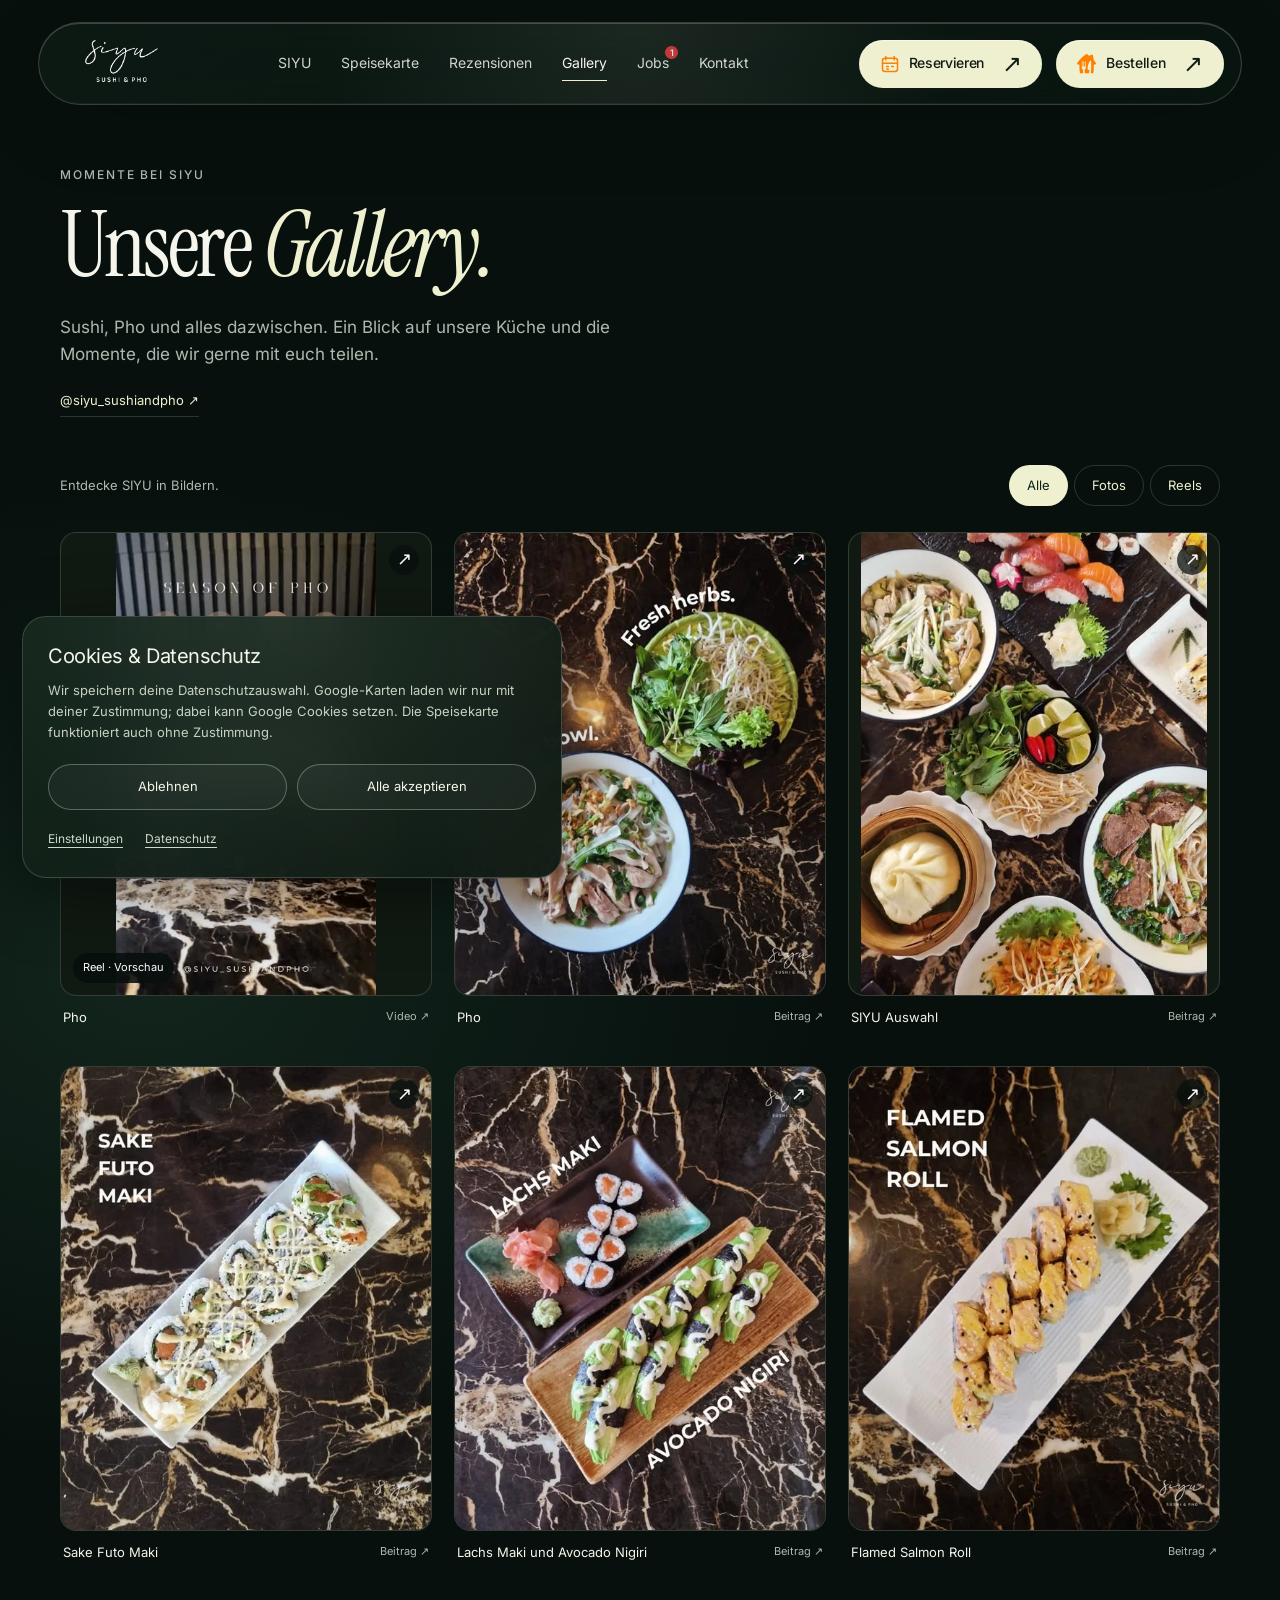
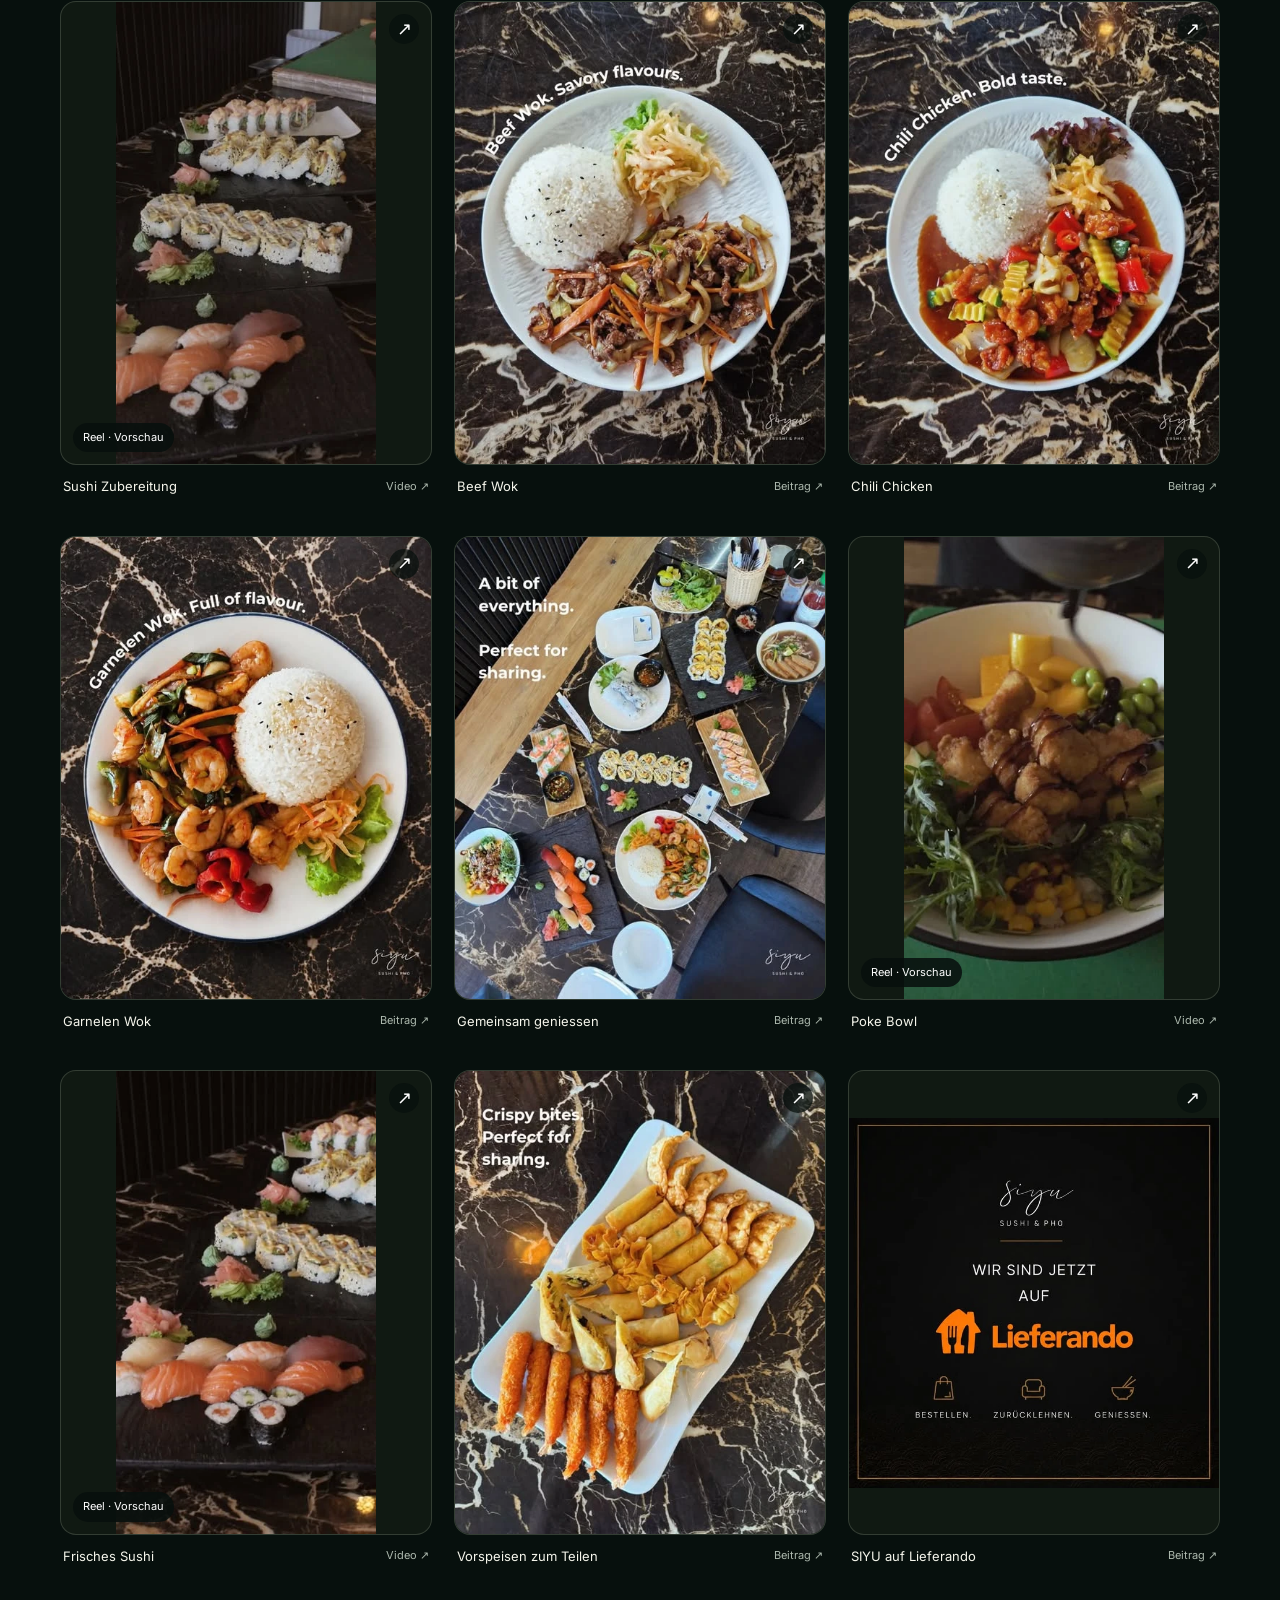
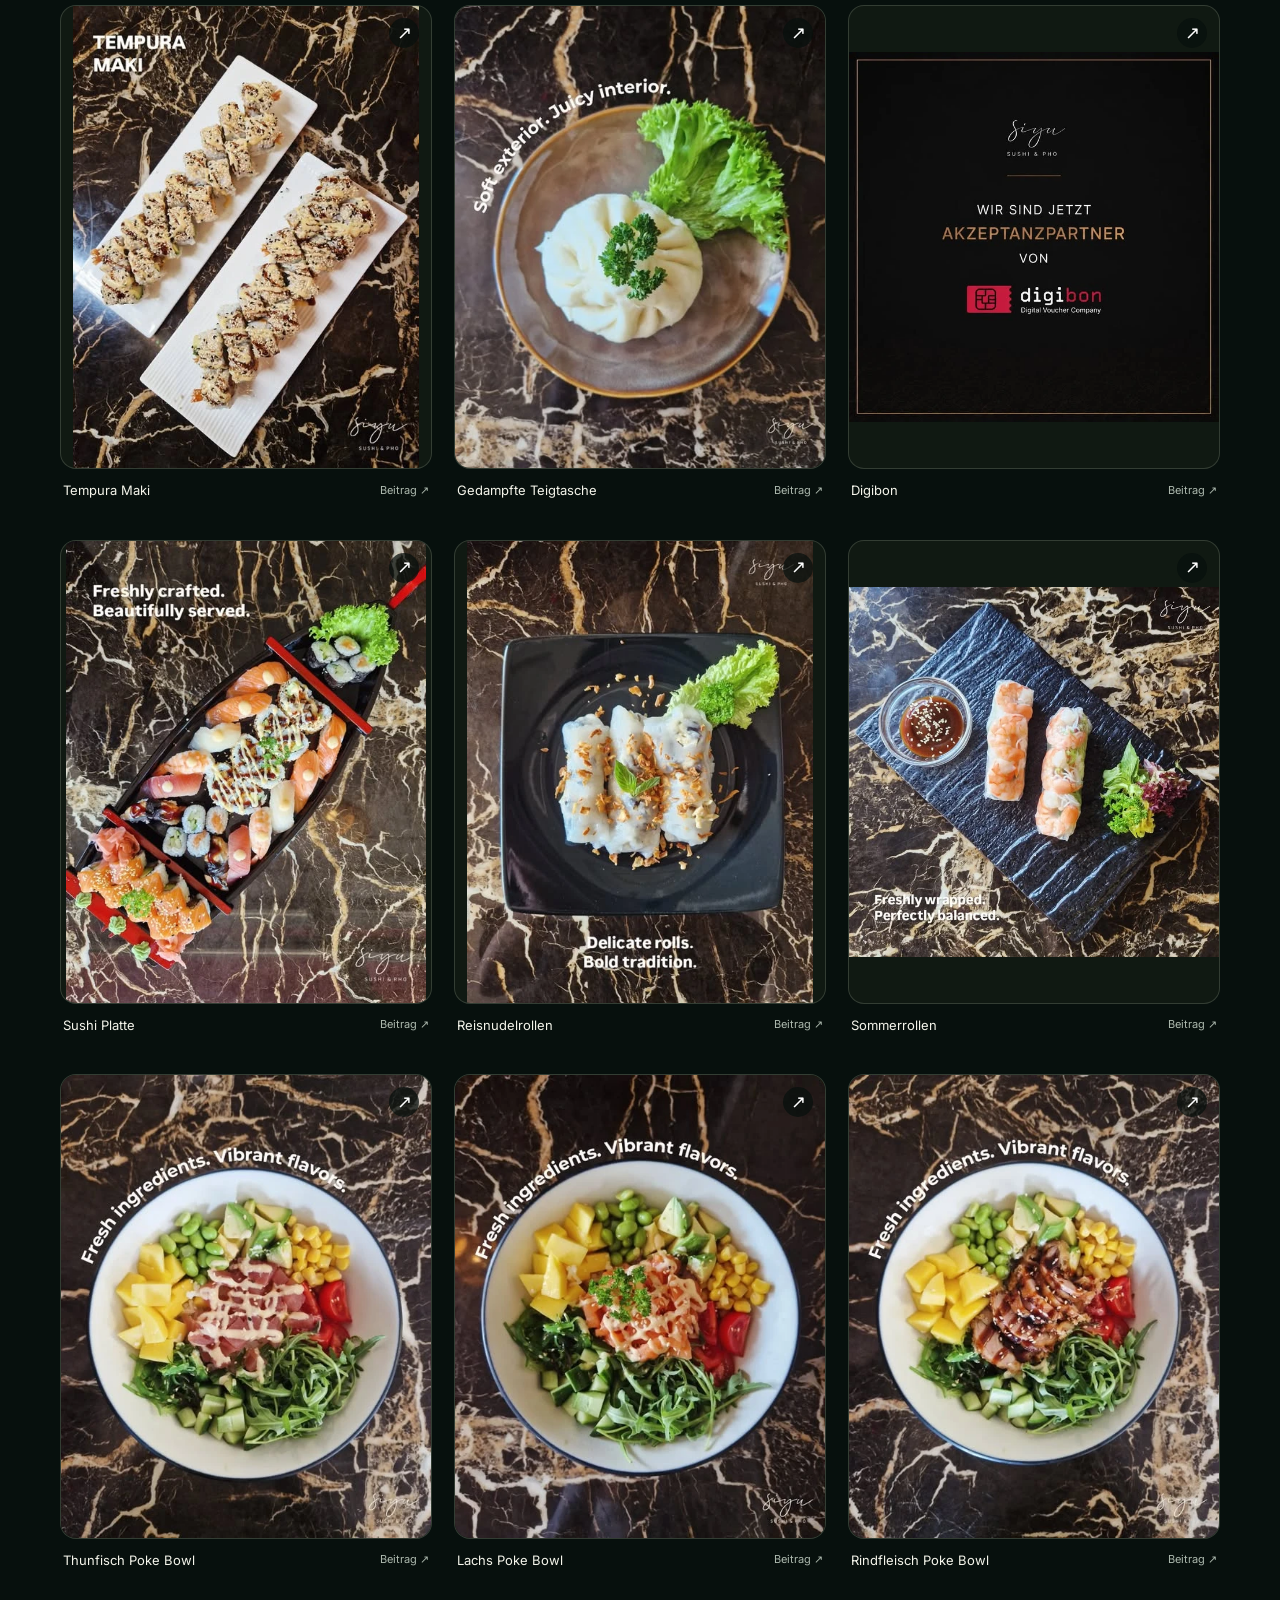
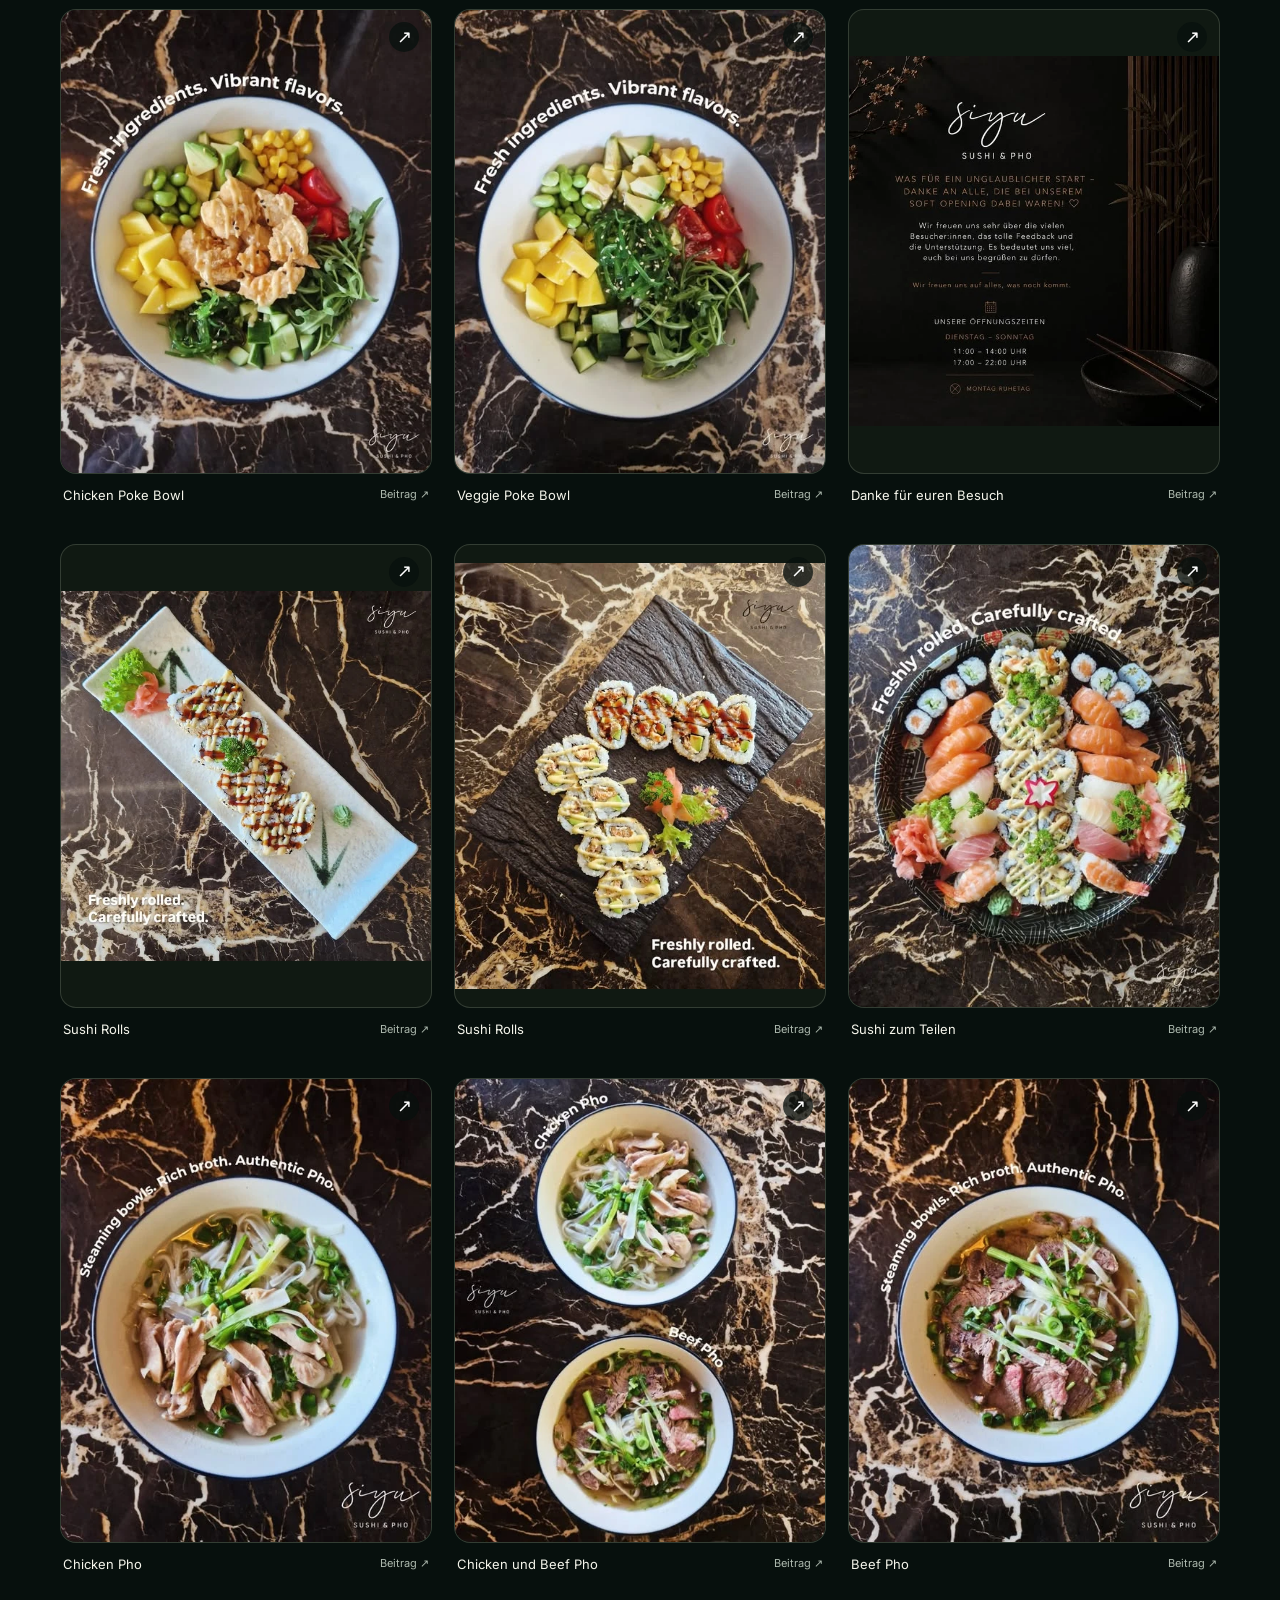
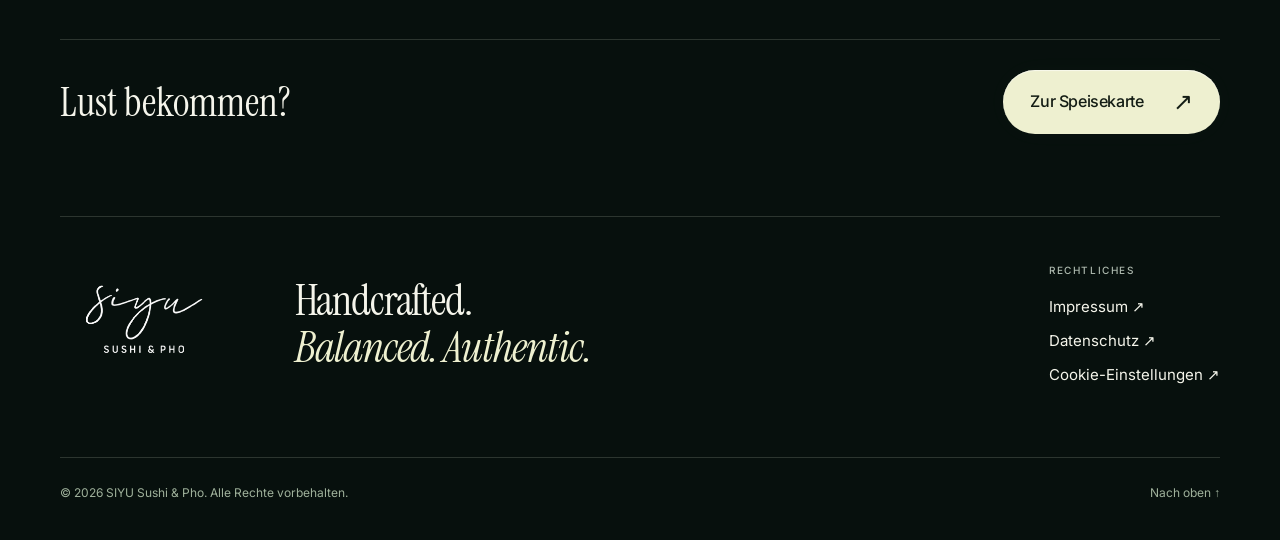
<file: gallery.html>
<!doctype html><html lang="de"><head><meta charset="utf-8"><meta name="viewport" content="width=device-width,initial-scale=1"><meta name="theme-color" content="#08120f"><meta name="description" content="Entdecke SIYU in Bildern: Sushi, Pho, Bowls und Momente aus unserem Restaurant in Höchst."><title>Gallery — SIYU Sushi & Pho</title><link rel="icon" href="favicon.ico" sizes="any"><link rel="icon" type="image/png" sizes="96x96" href="assets/favicon-96.png"><link rel="icon" type="image/png" sizes="192x192" href="assets/favicon-192.png"><link rel="apple-touch-icon" sizes="180x180" href="assets/apple-touch-icon.png"><link rel="stylesheet" href="assets/fonts/fonts.css"><link rel="stylesheet" href="assets/jobs-base.css"><link rel="stylesheet" href="assets/jobs.css"><link rel="stylesheet" href="assets/job-notice.css"><link rel="stylesheet" href="assets/gallery.css"><link rel="canonical" href="https://siyu.at/gallery.html"><link rel="stylesheet" href="assets/reservation.css"></head><body class="jobs-page" id="top"><a class="skip" href="#gallery-main">Zum Inhalt</a><header class="header glass"><a href="index.html#home" class="brand" aria-label="SIYU Startseite"><img src="assets/logo.png" alt="SIYU Sushi & Pho" width="640" height="400"></a><nav id="navigation" aria-label="Hauptnavigation"><a href="index.html#about">SIYU</a><a href="index.html#menu">Speisekarte</a><a href="index.html#reviews">Rezensionen</a><a href="gallery.html" aria-current="page">Gallery</a><a href="jobs.html" aria-label="Jobs – 1 offene Stelle"><span class="jobs-nav-label">Jobs<span class="jobs-nav-badge" aria-hidden="true">1</span></span></a><a href="index.html#contact">Kontakt</a></nav><div class="header-actions"><a class="button button-primary compact reserve-button" href="reservieren.html"><span class="order-label"><svg class="calendar-icon" viewBox="0 0 24 24" fill="none" stroke="currentColor" stroke-width="1.8" stroke-linecap="round" stroke-linejoin="round" aria-hidden="true"><rect x="3" y="5" width="18" height="16" rx="3"/><path d="M7 3v4M17 3v4M3 11h18"/><path d="M8 15h2M14 15h2M8 18h2"/></svg>Reservieren</span><span aria-hidden="true">↗</span></a><a class="button button-primary compact" href="https://www.lieferando.at/speisekarte/siyu-sushi-pho-6973" target="_blank" rel="noopener"><span class="order-label"><img class="lieferando-icon" src="assets/lieferando.svg" alt="" aria-hidden="true">Bestellen</span><span>↗</span></a><button id="nav-toggle" class="icon-button" aria-label="Menü öffnen" aria-controls="navigation" aria-expanded="false">☰</button></div></header><main id="gallery-main" class="gallery-main wrap"><section class="gallery-heading"><p class="eyebrow">MOMENTE BEI SIYU</p><h1>Unsere <em>Gallery.</em></h1><p>Sushi, Pho und alles dazwischen. Ein Blick auf unsere Küche und die Momente, die wir gerne mit euch teilen.</p><a class="gallery-instagram" href="https://www.instagram.com/siyu_sushiandpho/" target="_blank" rel="noopener">@siyu_sushiandpho ↗</a></section><div class="gallery-toolbar"><p>Entdecke SIYU in Bildern.</p><div role="group" aria-label="Gallery filtern"><button data-gallery-filter="all" aria-pressed="true">Alle</button><button data-gallery-filter="photo" aria-pressed="false">Fotos</button><button data-gallery-filter="reel" aria-pressed="false">Reels</button></div></div><section class="gallery-grid" aria-label="Bilder aus unserem Instagram"><article class="gallery-card" data-kind="reel"><button class="gallery-photo" data-gallery-id="Deep7rkBxEq" aria-label="Pho vergrössern"><img src="assets/gallery/Deep7rkBxEq.webp" width="361" height="640" alt="Pho bei SIYU" loading="lazy" decoding="async"><span class="gallery-zoom" aria-hidden="true">↗</span><span class="gallery-reel">Reel · Vorschau</span></button><div class="gallery-caption"><h2>Pho</h2><a href="https://www.instagram.com/siyu_sushiandpho/reel/Deep7rkBxEq/" target="_blank" rel="noopener" aria-label="Pho auf Instagram ansehen">Video ↗</a></div></article><article class="gallery-card" data-kind="photo"><button class="gallery-photo" data-gallery-id="DeFU2wYNOha" aria-label="Pho vergrössern"><img src="assets/gallery/DeFU2wYNOha.webp" width="512" height="640" alt="Pho bei SIYU" loading="lazy" decoding="async"><span class="gallery-zoom" aria-hidden="true">↗</span></button><div class="gallery-caption"><h2>Pho</h2><a href="https://www.instagram.com/siyu_sushiandpho/p/DeFU2wYNOha/" target="_blank" rel="noopener" aria-label="Pho auf Instagram ansehen">Beitrag ↗</a></div></article><article class="gallery-card" data-kind="photo"><button class="gallery-photo" data-gallery-id="Dd60TIUteFT" aria-label="SIYU Auswahl vergrössern"><img src="assets/gallery/Dd60TIUteFT.webp" width="480" height="640" alt="SIYU Auswahl bei SIYU" loading="lazy" decoding="async"><span class="gallery-zoom" aria-hidden="true">↗</span></button><div class="gallery-caption"><h2>SIYU Auswahl</h2><a href="https://www.instagram.com/siyu_sushiandpho/p/Dd60TIUteFT/" target="_blank" rel="noopener" aria-label="SIYU Auswahl auf Instagram ansehen">Beitrag ↗</a></div></article><article class="gallery-card" data-kind="photo"><button class="gallery-photo" data-gallery-id="DdbWVIfNVp4" aria-label="Sake Futo Maki vergrössern"><img src="assets/gallery/DdbWVIfNVp4.webp" width="512" height="640" alt="Sake Futo Maki bei SIYU" loading="lazy" decoding="async"><span class="gallery-zoom" aria-hidden="true">↗</span></button><div class="gallery-caption"><h2>Sake Futo Maki</h2><a href="https://www.instagram.com/siyu_sushiandpho/p/DdbWVIfNVp4/" target="_blank" rel="noopener" aria-label="Sake Futo Maki auf Instagram ansehen">Beitrag ↗</a></div></article><article class="gallery-card" data-kind="photo"><button class="gallery-photo" data-gallery-id="Dc3Q89KN2XJ" aria-label="Lachs Maki und Avocado Nigiri vergrössern"><img src="assets/gallery/Dc3Q89KN2XJ.webp" width="512" height="640" alt="Lachs Maki und Avocado Nigiri bei SIYU" loading="lazy" decoding="async"><span class="gallery-zoom" aria-hidden="true">↗</span></button><div class="gallery-caption"><h2>Lachs Maki und Avocado Nigiri</h2><a href="https://www.instagram.com/siyu_sushiandpho/p/Dc3Q89KN2XJ/" target="_blank" rel="noopener" aria-label="Lachs Maki und Avocado Nigiri auf Instagram ansehen">Beitrag ↗</a></div></article><article class="gallery-card" data-kind="photo"><button class="gallery-photo" data-gallery-id="Dc3HJbRtaPm" aria-label="Flamed Salmon Roll vergrössern"><img src="assets/gallery/Dc3HJbRtaPm.webp" width="512" height="640" alt="Flamed Salmon Roll bei SIYU" loading="lazy" decoding="async"><span class="gallery-zoom" aria-hidden="true">↗</span></button><div class="gallery-caption"><h2>Flamed Salmon Roll</h2><a href="https://www.instagram.com/siyu_sushiandpho/p/Dc3HJbRtaPm/" target="_blank" rel="noopener" aria-label="Flamed Salmon Roll auf Instagram ansehen">Beitrag ↗</a></div></article><article class="gallery-card" data-kind="reel"><button class="gallery-photo" data-gallery-id="Dcq5E7Bg9dn" aria-label="Sushi Zubereitung vergrössern"><img src="assets/gallery/Dcq5E7Bg9dn.webp" width="361" height="640" alt="Sushi Zubereitung bei SIYU" loading="lazy" decoding="async"><span class="gallery-zoom" aria-hidden="true">↗</span><span class="gallery-reel">Reel · Vorschau</span></button><div class="gallery-caption"><h2>Sushi Zubereitung</h2><a href="https://www.instagram.com/siyu_sushiandpho/reel/Dcq5E7Bg9dn/" target="_blank" rel="noopener" aria-label="Sushi Zubereitung auf Instagram ansehen">Video ↗</a></div></article><article class="gallery-card" data-kind="photo"><button class="gallery-photo" data-gallery-id="Dcd_V5DtJys" aria-label="Beef Wok vergrössern"><img src="assets/gallery/Dcd_V5DtJys.webp" width="512" height="640" alt="Beef Wok bei SIYU" loading="lazy" decoding="async"><span class="gallery-zoom" aria-hidden="true">↗</span></button><div class="gallery-caption"><h2>Beef Wok</h2><a href="https://www.instagram.com/siyu_sushiandpho/p/Dcd_V5DtJys/" target="_blank" rel="noopener" aria-label="Beef Wok auf Instagram ansehen">Beitrag ↗</a></div></article><article class="gallery-card" data-kind="photo"><button class="gallery-photo" data-gallery-id="DcV5ozSNovU" aria-label="Chili Chicken vergrössern"><img src="assets/gallery/DcV5ozSNovU.webp" width="512" height="640" alt="Chili Chicken bei SIYU" loading="lazy" decoding="async"><span class="gallery-zoom" aria-hidden="true">↗</span></button><div class="gallery-caption"><h2>Chili Chicken</h2><a href="https://www.instagram.com/siyu_sushiandpho/p/DcV5ozSNovU/" target="_blank" rel="noopener" aria-label="Chili Chicken auf Instagram ansehen">Beitrag ↗</a></div></article><article class="gallery-card" data-kind="photo"><button class="gallery-photo" data-gallery-id="DcMRcaCtZix" aria-label="Garnelen Wok vergrössern"><img src="assets/gallery/DcMRcaCtZix.webp" width="512" height="640" alt="Garnelen Wok bei SIYU" loading="lazy" decoding="async"><span class="gallery-zoom" aria-hidden="true">↗</span></button><div class="gallery-caption"><h2>Garnelen Wok</h2><a href="https://www.instagram.com/siyu_sushiandpho/p/DcMRcaCtZix/" target="_blank" rel="noopener" aria-label="Garnelen Wok auf Instagram ansehen">Beitrag ↗</a></div></article><article class="gallery-card" data-kind="photo"><button class="gallery-photo" data-gallery-id="Da-nrQ9NAVu" aria-label="Gemeinsam geniessen vergrössern"><img src="assets/gallery/Da-nrQ9NAVu.webp" width="512" height="640" alt="Gemeinsam geniessen bei SIYU" loading="lazy" decoding="async"><span class="gallery-zoom" aria-hidden="true">↗</span></button><div class="gallery-caption"><h2>Gemeinsam geniessen</h2><a href="https://www.instagram.com/siyu_sushiandpho/p/Da-nrQ9NAVu/" target="_blank" rel="noopener" aria-label="Gemeinsam geniessen auf Instagram ansehen">Beitrag ↗</a></div></article><article class="gallery-card" data-kind="reel"><button class="gallery-photo" data-gallery-id="Da998cUA2aF" aria-label="Poke Bowl vergrössern"><img src="assets/gallery/Da998cUA2aF.webp" width="361" height="640" alt="Poke Bowl bei SIYU" loading="lazy" decoding="async"><span class="gallery-zoom" aria-hidden="true">↗</span><span class="gallery-reel">Reel · Vorschau</span></button><div class="gallery-caption"><h2>Poke Bowl</h2><a href="https://www.instagram.com/siyu_sushiandpho/reel/Da998cUA2aF/" target="_blank" rel="noopener" aria-label="Poke Bowl auf Instagram ansehen">Video ↗</a></div></article><article class="gallery-card" data-kind="reel"><button class="gallery-photo" data-gallery-id="Da7T6HdA7AJ" aria-label="Frisches Sushi vergrössern"><img src="assets/gallery/Da7T6HdA7AJ.webp" width="361" height="640" alt="Frisches Sushi bei SIYU" loading="lazy" decoding="async"><span class="gallery-zoom" aria-hidden="true">↗</span><span class="gallery-reel">Reel · Vorschau</span></button><div class="gallery-caption"><h2>Frisches Sushi</h2><a href="https://www.instagram.com/siyu_sushiandpho/reel/Da7T6HdA7AJ/" target="_blank" rel="noopener" aria-label="Frisches Sushi auf Instagram ansehen">Video ↗</a></div></article><article class="gallery-card" data-kind="photo"><button class="gallery-photo" data-gallery-id="DZqZLYhtEUH" aria-label="Vorspeisen zum Teilen vergrössern"><img src="assets/gallery/DZqZLYhtEUH.webp" width="512" height="640" alt="Vorspeisen zum Teilen bei SIYU" loading="lazy" decoding="async"><span class="gallery-zoom" aria-hidden="true">↗</span></button><div class="gallery-caption"><h2>Vorspeisen zum Teilen</h2><a href="https://www.instagram.com/siyu_sushiandpho/p/DZqZLYhtEUH/" target="_blank" rel="noopener" aria-label="Vorspeisen zum Teilen auf Instagram ansehen">Beitrag ↗</a></div></article><article class="gallery-card" data-kind="photo"><button class="gallery-photo" data-gallery-id="DZhk53YNJFI" aria-label="SIYU auf Lieferando vergrössern"><img src="assets/gallery/DZhk53YNJFI.webp" width="640" height="640" alt="SIYU auf Lieferando bei SIYU" loading="lazy" decoding="async"><span class="gallery-zoom" aria-hidden="true">↗</span></button><div class="gallery-caption"><h2>SIYU auf Lieferando</h2><a href="https://www.instagram.com/siyu_sushiandpho/p/DZhk53YNJFI/" target="_blank" rel="noopener" aria-label="SIYU auf Lieferando auf Instagram ansehen">Beitrag ↗</a></div></article><article class="gallery-card" data-kind="photo"><button class="gallery-photo" data-gallery-id="DZRqBPTtESp" aria-label="Tempura Maki vergrössern"><img src="assets/gallery/DZRqBPTtESp.webp" width="480" height="640" alt="Tempura Maki bei SIYU" loading="lazy" decoding="async"><span class="gallery-zoom" aria-hidden="true">↗</span></button><div class="gallery-caption"><h2>Tempura Maki</h2><a href="https://www.instagram.com/siyu_sushiandpho/p/DZRqBPTtESp/" target="_blank" rel="noopener" aria-label="Tempura Maki auf Instagram ansehen">Beitrag ↗</a></div></article><article class="gallery-card" data-kind="photo"><button class="gallery-photo" data-gallery-id="DZPG_WvNgI8" aria-label="Gedampfte Teigtasche vergrössern"><img src="assets/gallery/DZPG_WvNgI8.webp" width="512" height="640" alt="Gedampfte Teigtasche bei SIYU" loading="lazy" decoding="async"><span class="gallery-zoom" aria-hidden="true">↗</span></button><div class="gallery-caption"><h2>Gedampfte Teigtasche</h2><a href="https://www.instagram.com/siyu_sushiandpho/p/DZPG_WvNgI8/" target="_blank" rel="noopener" aria-label="Gedampfte Teigtasche auf Instagram ansehen">Beitrag ↗</a></div></article><article class="gallery-card" data-kind="photo"><button class="gallery-photo" data-gallery-id="DZEqZ6yNOer" aria-label="Digibon vergrössern"><img src="assets/gallery/DZEqZ6yNOer.webp" width="640" height="640" alt="Digibon bei SIYU" loading="lazy" decoding="async"><span class="gallery-zoom" aria-hidden="true">↗</span></button><div class="gallery-caption"><h2>Digibon</h2><a href="https://www.instagram.com/siyu_sushiandpho/p/DZEqZ6yNOer/" target="_blank" rel="noopener" aria-label="Digibon auf Instagram ansehen">Beitrag ↗</a></div></article><article class="gallery-card" data-kind="photo"><button class="gallery-photo" data-gallery-id="DZA7s9utbkr" aria-label="Sushi Platte vergrössern"><img src="assets/gallery/DZA7s9utbkr.webp" width="499" height="640" alt="Sushi Platte bei SIYU" loading="lazy" decoding="async"><span class="gallery-zoom" aria-hidden="true">↗</span></button><div class="gallery-caption"><h2>Sushi Platte</h2><a href="https://www.instagram.com/siyu_sushiandpho/p/DZA7s9utbkr/" target="_blank" rel="noopener" aria-label="Sushi Platte auf Instagram ansehen">Beitrag ↗</a></div></article><article class="gallery-card" data-kind="photo"><button class="gallery-photo" data-gallery-id="DYnKBVZt-cv" aria-label="Reisnudelrollen vergrössern"><img src="assets/gallery/DYnKBVZt-cv.webp" width="480" height="640" alt="Reisnudelrollen bei SIYU" loading="lazy" decoding="async"><span class="gallery-zoom" aria-hidden="true">↗</span></button><div class="gallery-caption"><h2>Reisnudelrollen</h2><a href="https://www.instagram.com/siyu_sushiandpho/p/DYnKBVZt-cv/" target="_blank" rel="noopener" aria-label="Reisnudelrollen auf Instagram ansehen">Beitrag ↗</a></div></article><article class="gallery-card" data-kind="photo"><button class="gallery-photo" data-gallery-id="DYS48CHNLe0" aria-label="Sommerrollen vergrössern"><img src="assets/gallery/DYS48CHNLe0.webp" width="640" height="640" alt="Sommerrollen bei SIYU" loading="lazy" decoding="async"><span class="gallery-zoom" aria-hidden="true">↗</span></button><div class="gallery-caption"><h2>Sommerrollen</h2><a href="https://www.instagram.com/siyu_sushiandpho/p/DYS48CHNLe0/" target="_blank" rel="noopener" aria-label="Sommerrollen auf Instagram ansehen">Beitrag ↗</a></div></article><article class="gallery-card" data-kind="photo"><button class="gallery-photo" data-gallery-id="DYZoju7N83G" aria-label="Thunfisch Poke Bowl vergrössern"><img src="assets/gallery/DYZoju7N83G.webp" width="512" height="640" alt="Thunfisch Poke Bowl bei SIYU" loading="lazy" decoding="async"><span class="gallery-zoom" aria-hidden="true">↗</span></button><div class="gallery-caption"><h2>Thunfisch Poke Bowl</h2><a href="https://www.instagram.com/siyu_sushiandpho/p/DYZoju7N83G/" target="_blank" rel="noopener" aria-label="Thunfisch Poke Bowl auf Instagram ansehen">Beitrag ↗</a></div></article><article class="gallery-card" data-kind="photo"><button class="gallery-photo" data-gallery-id="DYZofUkN6gJ" aria-label="Lachs Poke Bowl vergrössern"><img src="assets/gallery/DYZofUkN6gJ.webp" width="512" height="640" alt="Lachs Poke Bowl bei SIYU" loading="lazy" decoding="async"><span class="gallery-zoom" aria-hidden="true">↗</span></button><div class="gallery-caption"><h2>Lachs Poke Bowl</h2><a href="https://www.instagram.com/siyu_sushiandpho/p/DYZofUkN6gJ/" target="_blank" rel="noopener" aria-label="Lachs Poke Bowl auf Instagram ansehen">Beitrag ↗</a></div></article><article class="gallery-card" data-kind="photo"><button class="gallery-photo" data-gallery-id="DYZoaIht1sh" aria-label="Rindfleisch Poke Bowl vergrössern"><img src="assets/gallery/DYZoaIht1sh.webp" width="512" height="640" alt="Rindfleisch Poke Bowl bei SIYU" loading="lazy" decoding="async"><span class="gallery-zoom" aria-hidden="true">↗</span></button><div class="gallery-caption"><h2>Rindfleisch Poke Bowl</h2><a href="https://www.instagram.com/siyu_sushiandpho/p/DYZoaIht1sh/" target="_blank" rel="noopener" aria-label="Rindfleisch Poke Bowl auf Instagram ansehen">Beitrag ↗</a></div></article><article class="gallery-card" data-kind="photo"><button class="gallery-photo" data-gallery-id="DYZoTuaNtxG" aria-label="Chicken Poke Bowl vergrössern"><img src="assets/gallery/DYZoTuaNtxG.webp" width="512" height="640" alt="Chicken Poke Bowl bei SIYU" loading="lazy" decoding="async"><span class="gallery-zoom" aria-hidden="true">↗</span></button><div class="gallery-caption"><h2>Chicken Poke Bowl</h2><a href="https://www.instagram.com/siyu_sushiandpho/p/DYZoTuaNtxG/" target="_blank" rel="noopener" aria-label="Chicken Poke Bowl auf Instagram ansehen">Beitrag ↗</a></div></article><article class="gallery-card" data-kind="photo"><button class="gallery-photo" data-gallery-id="DYZoKUoNMMm" aria-label="Veggie Poke Bowl vergrössern"><img src="assets/gallery/DYZoKUoNMMm.webp" width="512" height="640" alt="Veggie Poke Bowl bei SIYU" loading="lazy" decoding="async"><span class="gallery-zoom" aria-hidden="true">↗</span></button><div class="gallery-caption"><h2>Veggie Poke Bowl</h2><a href="https://www.instagram.com/siyu_sushiandpho/p/DYZoKUoNMMm/" target="_blank" rel="noopener" aria-label="Veggie Poke Bowl auf Instagram ansehen">Beitrag ↗</a></div></article><article class="gallery-card" data-kind="photo"><button class="gallery-photo" data-gallery-id="DYZjmr2NqR4" aria-label="Danke für euren Besuch vergrössern"><img src="assets/gallery/DYZjmr2NqR4.webp" width="640" height="640" alt="Danke für euren Besuch bei SIYU" loading="lazy" decoding="async"><span class="gallery-zoom" aria-hidden="true">↗</span></button><div class="gallery-caption"><h2>Danke für euren Besuch</h2><a href="https://www.instagram.com/siyu_sushiandpho/p/DYZjmr2NqR4/" target="_blank" rel="noopener" aria-label="Danke für euren Besuch auf Instagram ansehen">Beitrag ↗</a></div></article><article class="gallery-card" data-kind="photo"><button class="gallery-photo" data-gallery-id="DYQSl8uN8Fy" aria-label="Sushi Rolls vergrössern"><img src="assets/gallery/DYQSl8uN8Fy.webp" width="640" height="640" alt="Sushi Rolls bei SIYU" loading="lazy" decoding="async"><span class="gallery-zoom" aria-hidden="true">↗</span></button><div class="gallery-caption"><h2>Sushi Rolls</h2><a href="https://www.instagram.com/siyu_sushiandpho/p/DYQSl8uN8Fy/" target="_blank" rel="noopener" aria-label="Sushi Rolls auf Instagram ansehen">Beitrag ↗</a></div></article><article class="gallery-card" data-kind="photo"><button class="gallery-photo" data-gallery-id="DYQQHcotWG-" aria-label="Sushi Rolls vergrössern"><img src="assets/gallery/DYQQHcotWG-.webp" width="556" height="640" alt="Sushi Rolls bei SIYU" loading="lazy" decoding="async"><span class="gallery-zoom" aria-hidden="true">↗</span></button><div class="gallery-caption"><h2>Sushi Rolls</h2><a href="https://www.instagram.com/siyu_sushiandpho/p/DYQQHcotWG-/" target="_blank" rel="noopener" aria-label="Sushi Rolls auf Instagram ansehen">Beitrag ↗</a></div></article><article class="gallery-card" data-kind="photo"><button class="gallery-photo" data-gallery-id="DYQRqevNhp9" aria-label="Sushi zum Teilen vergrössern"><img src="assets/gallery/DYQRqevNhp9.webp" width="512" height="640" alt="Sushi zum Teilen bei SIYU" loading="lazy" decoding="async"><span class="gallery-zoom" aria-hidden="true">↗</span></button><div class="gallery-caption"><h2>Sushi zum Teilen</h2><a href="https://www.instagram.com/siyu_sushiandpho/p/DYQRqevNhp9/" target="_blank" rel="noopener" aria-label="Sushi zum Teilen auf Instagram ansehen">Beitrag ↗</a></div></article><article class="gallery-card" data-kind="photo"><button class="gallery-photo" data-gallery-id="DYNJwpvDcLN" aria-label="Chicken Pho vergrössern"><img src="assets/gallery/DYNJwpvDcLN.webp" width="512" height="640" alt="Chicken Pho bei SIYU" loading="lazy" decoding="async"><span class="gallery-zoom" aria-hidden="true">↗</span></button><div class="gallery-caption"><h2>Chicken Pho</h2><a href="https://www.instagram.com/siyu_sushiandpho/p/DYNJwpvDcLN/" target="_blank" rel="noopener" aria-label="Chicken Pho auf Instagram ansehen">Beitrag ↗</a></div></article><article class="gallery-card" data-kind="photo"><button class="gallery-photo" data-gallery-id="DYNJogVDRf8" aria-label="Chicken und Beef Pho vergrössern"><img src="assets/gallery/DYNJogVDRf8.webp" width="512" height="640" alt="Chicken und Beef Pho bei SIYU" loading="lazy" decoding="async"><span class="gallery-zoom" aria-hidden="true">↗</span></button><div class="gallery-caption"><h2>Chicken und Beef Pho</h2><a href="https://www.instagram.com/siyu_sushiandpho/p/DYNJogVDRf8/" target="_blank" rel="noopener" aria-label="Chicken und Beef Pho auf Instagram ansehen">Beitrag ↗</a></div></article><article class="gallery-card" data-kind="photo"><button class="gallery-photo" data-gallery-id="DYNJhbmDdfO" aria-label="Beef Pho vergrössern"><img src="assets/gallery/DYNJhbmDdfO.webp" width="512" height="640" alt="Beef Pho bei SIYU" loading="lazy" decoding="async"><span class="gallery-zoom" aria-hidden="true">↗</span></button><div class="gallery-caption"><h2>Beef Pho</h2><a href="https://www.instagram.com/siyu_sushiandpho/p/DYNJhbmDdfO/" target="_blank" rel="noopener" aria-label="Beef Pho auf Instagram ansehen">Beitrag ↗</a></div></article></section><div class="gallery-bottom"><p>Lust bekommen?</p><a class="button button-primary" href="index.html#menu">Zur Speisekarte <span>↗</span></a></div></main><dialog id="gallery-dialog" class="gallery-dialog glass" aria-labelledby="gallery-dialog-title"><button class="dialog-close" data-close aria-label="Bild schliessen">×</button><img id="gallery-dialog-image" alt=""><div class="gallery-dialog-caption"><h2 id="gallery-dialog-title"></h2><a id="gallery-dialog-link" target="_blank" rel="noopener">Auf Instagram ansehen ↗</a></div><div class="gallery-dialog-controls"><button id="gallery-prev" aria-label="Vorheriges Bild">←</button><span id="gallery-position" aria-live="polite"></span><button id="gallery-next" aria-label="Nächstes Bild">→</button></div></dialog><footer class="wrap"><div class="footer-top"><img src="assets/logo.png" alt="SIYU Logo" width="640" height="400"><p>Handcrafted.<br><em>Balanced. Authentic.</em></p><div><span class="eyebrow">RECHTLICHES</span><button data-legal="impressum">Impressum ↗</button><button data-legal="datenschutz">Datenschutz ↗</button><button data-consent-settings>Cookie-Einstellungen ↗</button></div></div><div class="footer-bottom"><p>© 2026 SIYU Sushi & Pho. Alle Rechte vorbehalten.</p><a href="#top">Nach oben ↑</a></div></footer><dialog id="impressum" class="legal-dialog glass"><button class="dialog-close" data-close aria-label="Impressum schliessen">×</button><main><h1>Impressum</h1><div><section><h2>Betreiber</h2><p>SIYU Sushi &amp; Pho<br>Hauptstraße 29<br>6973 Höchst<br>Österreich</p></section><section><h2>Kontaktinformationen</h2><p>Telefon: <a href="tel:+43557872886">+43 5578 72886</a><br><br>Email: <a href="mailto:hello@siyu-restaurant.com">hello@siyu-restaurant.com</a></p></section><section><h2>Verantwortlich für den Inhalt</h2><p>SIYU Sushi &amp; Pho<br>Geschäftsführer: Thi-Oanh Hoang</p></section><section><h2>Haftungsausschluss</h2><p>Die Inhalte dieser Website werden mit größtmöglicher Sorgfalt erstellt. Für die Richtigkeit, Vollständigkeit und Aktualität der Inhalte können wir jedoch keine Gewähr übernehmen. Als Diensteanbieter sind wir für eigene Inhalte auf diesen Seiten verantwortlich.</p></section><section><h2>Haftung für Links</h2><p>Unsere Website enthält Links zu externen Websites. Für den Inhalt dieser externen Seiten sind wir nicht verantwortlich. Der Betreiber der verlinkten Seite ist allein verantwortlich für deren Inhalte.</p></section></div></main></dialog><dialog id="datenschutz" class="legal-dialog glass"><button class="dialog-close" data-close aria-label="Datenschutz schliessen">×</button><main><h1>Datenschutzerklärung</h1><div><section><h2>1. Datenschutz auf einen Blick</h2><p>Die Betreiber dieser Seiten nehmen den Schutz Ihrer persönlichen Daten sehr ernst. Wir behandeln Ihre personenbezogenen Daten vertraulich und entsprechend der gesetzlichen Datenschutzvorschriften sowie dieser Datenschutzerklärung.</p></section><section><h2>2. Allgemeine Hinweise</h2><p>Die folgenden Hinweise geben einen einfachen Überblick darüber, was mit Ihren personenbezogenen Daten geschieht, wenn Sie diese Website besuchen. Personenbezogene Daten sind alle Daten, mit denen Sie persönlich identifiziert werden können.</p></section><section><h2>3. Datenerfassung auf dieser Website</h2><h3>Wer ist verantwortlich für die Datenerfassung?</h3><p>Die Datenverarbeitung auf dieser Website erfolgt durch den Websitebetreiber. Dessen Kontaktdaten können Sie dem Impressum dieser Website entnehmen.</p><h3>Wie erfassen wir Ihre Daten?</h3><p>Ihre Daten werden zum einen dadurch erhoben, dass Sie uns diese mitteilen. Hierbei kann es sich z. B. um Daten handeln, die Sie in ein Kontaktformular eingeben.</p><h3>Wofür nutzen wir Ihre Daten?</h3><p>Ein Teil der Daten wird erhoben, um eine fehlerfreie Bereitstellung der Website zu gewährleisten. Andere Daten können zur Analyse Ihres Nutzerverhaltens verwendet werden.</p></section><section><h2>4. Ihre Rechte</h2><p>Sie haben das Recht, jederzeit Auskunft über die bezüglich Ihrer Person gespeicherten Daten zu erhalten. Sie haben außerdem das Recht, die Berichtigung, Sperrung oder Löschung dieser Daten zu verlangen.</p></section><section><h2>5. Kontakt</h2><p>Sollten Sie Fragen zum Datenschutz haben, kontaktieren Sie uns bitte unter:<br>SIYU Sushi &amp; Pho<br>Hauptstraße 29<br>6973 Höchst<br>Email: <a href="mailto:hello@siyu-restaurant.com">hello@siyu-restaurant.com</a><br>Telefon: <a href="tel:+43557872886">+43 5578 72886</a></p></section><section><h2>6. Externe Karten und Datenschutzeinstellungen</h2><p>Google Maps wird nur nach Ihrer Zustimmung zu externen Medien geladen. Dabei werden Verbindungsdaten wie die IP-Adresse an Google übermittelt; Google kann Cookies oder ähnliche Speichertechniken einsetzen. Ohne Zustimmung können Sie die Website und die Speisekarte weiterhin nutzen. Links zu Google, Instagram und Lieferando führen beim Anklicken zu den jeweiligen externen Anbietern.</p><p>Ihre Zustimmung oder Ablehnung wird für 180 Tage im lokalen Speicher Ihres Browsers (Local Storage) unter „siyu-privacy-v1“ gespeichert. Sie können Ihre Auswahl jederzeit über „Cookie-Einstellungen“ im Seitenfuss ändern oder widerrufen. Bei einem Widerruf werden die eingebetteten Karten entfernt und nicht erneut geladen. Bereits vom Anbieter gesetzte Cookies können Sie in Ihrem Browser löschen.</p><p>Schriftarten, Speisenbilder und das Hintergrundvideo werden von dieser Website bereitgestellt. Die Website bindet keine Analyse- oder Werbetracker ein.</p></section><section><h2>7. Bewerbungen</h2><p>Wenn du dich über unser Jobs-Formular bewirbst, werden deine Kontaktdaten, Angaben zur Bewerbung und ausgewählten PDF-Dateien über FormSubmit an hello@siyu-restaurant.com übermittelt. Der Dienst wird erst beim Absenden aufgerufen. FormSubmit hält Formularinhalte laut eigener Dokumentation für 30 Tage vor; hochgeladene Dateien sind nicht über dessen Archiv abrufbar. Auf der Versandseite kann eine Sicherheitsabfrage von Google reCAPTCHA erscheinen. Alternativ kannst du deine Bewerbung direkt per E-Mail senden. Bei Fragen zu deinen Bewerbungsdaten oder einem Löschwunsch erreichst du SIYU unter hello@siyu-restaurant.com. Weitere Informationen: <a href="https://formsubmit.co/privacy.pdf" target="_blank" rel="noopener">Datenschutzhinweise von FormSubmit</a>.</p></section><section><h2>Reservierungsanfragen</h2><p>Wenn du eine Reservierungsanfrage absendest, werden Name, E-Mail-Adresse, Telefonnummer, gewünschtes Datum, Uhrzeit, Personenanzahl und freiwillige Hinweise über FormSubmit an hello@siyu-restaurant.com übermittelt. FormSubmit wird erst beim Absenden aufgerufen; dabei kann eine Sicherheitsabfrage von Google reCAPTCHA erscheinen. Die Angaben dienen zur Bearbeitung und persönlichen Bestätigung deiner Anfrage. An deine angegebene E-Mail-Adresse wird eine automatische Zusammenfassung deiner Anfrage versendet; diese gilt noch nicht als Bestätigung der Reservation. FormSubmit hält Formularinhalte laut eigener Dokumentation für 30 Tage vor. Du kannst uns auch telefonisch unter +43 5578 72886 erreichen. Fragen zu deinen Daten oder einen Löschwunsch richtest du an hello@siyu-restaurant.com. <a href="https://formsubmit.co/privacy.pdf" target="_blank" rel="noopener">Datenschutzhinweise von FormSubmit</a>.</p></section></div></main></dialog><aside id="consent-banner" class="consent-banner glass" role="region" aria-labelledby="consent-title" hidden><h2 id="consent-title">Cookies &amp; Datenschutz</h2><p>Wir speichern deine Datenschutzauswahl. Google-Karten laden wir nur mit deiner Zustimmung; dabei kann Google Cookies setzen. Die Speisekarte funktioniert auch ohne Zustimmung.</p><div class="consent-actions"><button data-consent-reject>Ablehnen</button><button data-consent-accept>Alle akzeptieren</button></div><div class="consent-links"><button data-consent-settings>Einstellungen</button><button data-legal="datenschutz">Datenschutz</button></div></aside><dialog id="consent-dialog" class="consent-dialog glass" aria-labelledby="consent-settings-title"><button class="dialog-close" data-close aria-label="Datenschutzeinstellungen schliessen">×</button><h2 id="consent-settings-title">Deine Einstellungen.</h2><p>Du entscheidest, welche externen Inhalte geladen werden. Deine Auswahl kannst du jederzeit im Seitenfuss ändern.</p><div class="consent-option"><div><strong>Technisch notwendig</strong><p>Speichert deine Zustimmung oder Ablehnung für 180 Tage im Browser.</p></div><span>Immer aktiv</span></div><label class="consent-option" for="consent-media"><div><strong>Externe Medien · Google Maps</strong><p>Erlaubt die eingebetteten Karten. Google erhält Verbindungsdaten und kann Cookies setzen.</p></div><input type="checkbox" id="consent-media"></label><button id="consent-save" class="button button-primary consent-save">Auswahl speichern</button><div class="consent-actions"><button data-consent-reject>Alles ablehnen</button><button data-consent-accept>Alles akzeptieren</button></div></dialog><script>(()=>{'use strict';
const key='siyu-privacy-v1',ttl=180*24*60*60*1000;
let state={essential:true,externalMedia:false},hasChoice=false;
try{const saved=JSON.parse(localStorage.getItem(key));if(saved&&saved.version===1&&typeof saved.externalMedia==='boolean'&&Number.isFinite(saved.updatedAt)&&saved.updatedAt<=Date.now()&&Date.now()-saved.updatedAt<ttl){state.externalMedia=saved.externalMedia;hasChoice=true}}catch(_){}
const banner=document.querySelector('#consent-banner'),dialog=document.querySelector('#consent-dialog'),toggle=document.querySelector('#consent-media');
function updateFrames(){document.querySelectorAll('iframe[data-consent-src]').forEach(f=>{const enabled=state.externalMedia;f.hidden=!enabled;const placeholder=document.querySelector('[data-map-placeholder="'+f.id+'"]');if(placeholder)placeholder.hidden=enabled;if(!enabled){f.removeAttribute('src')}else if(f.id!=='google-frame'||document.querySelector('#google-dialog').open){if(!f.getAttribute('src'))f.setAttribute('src',f.dataset.consentSrc)}})}
function choose(externalMedia){state.externalMedia=Boolean(externalMedia);hasChoice=true;try{localStorage.setItem(key,JSON.stringify({version:1,essential:true,externalMedia:state.externalMedia,updatedAt:Date.now()}))}catch(_){}banner.hidden=true;updateFrames();if(dialog.open)dialog.close()}
function settings(){toggle.checked=state.externalMedia;if(!dialog.open)dialog.showModal()}
function activateMap(id){const f=document.getElementById(id);if(state.externalMedia&&f&&!f.getAttribute('src'))f.setAttribute('src',f.dataset.consentSrc);updateFrames()}
document.querySelectorAll('[data-consent-accept]').forEach(b=>b.addEventListener('click',()=>choose(true)));
document.querySelectorAll('[data-consent-reject]').forEach(b=>b.addEventListener('click',()=>choose(false)));
document.querySelectorAll('[data-consent-settings]').forEach(b=>b.addEventListener('click',settings));
document.querySelector('#consent-save').addEventListener('click',()=>choose(toggle.checked));
window.SiyuConsent={settings,activateMap,getState:()=>({...state})};
banner.hidden=hasChoice;updateFrames();
})();
</script><script type="module" src="assets/jobs-form.mjs"></script><script src="assets/gallery.js" defer></script></body></html>
</file>
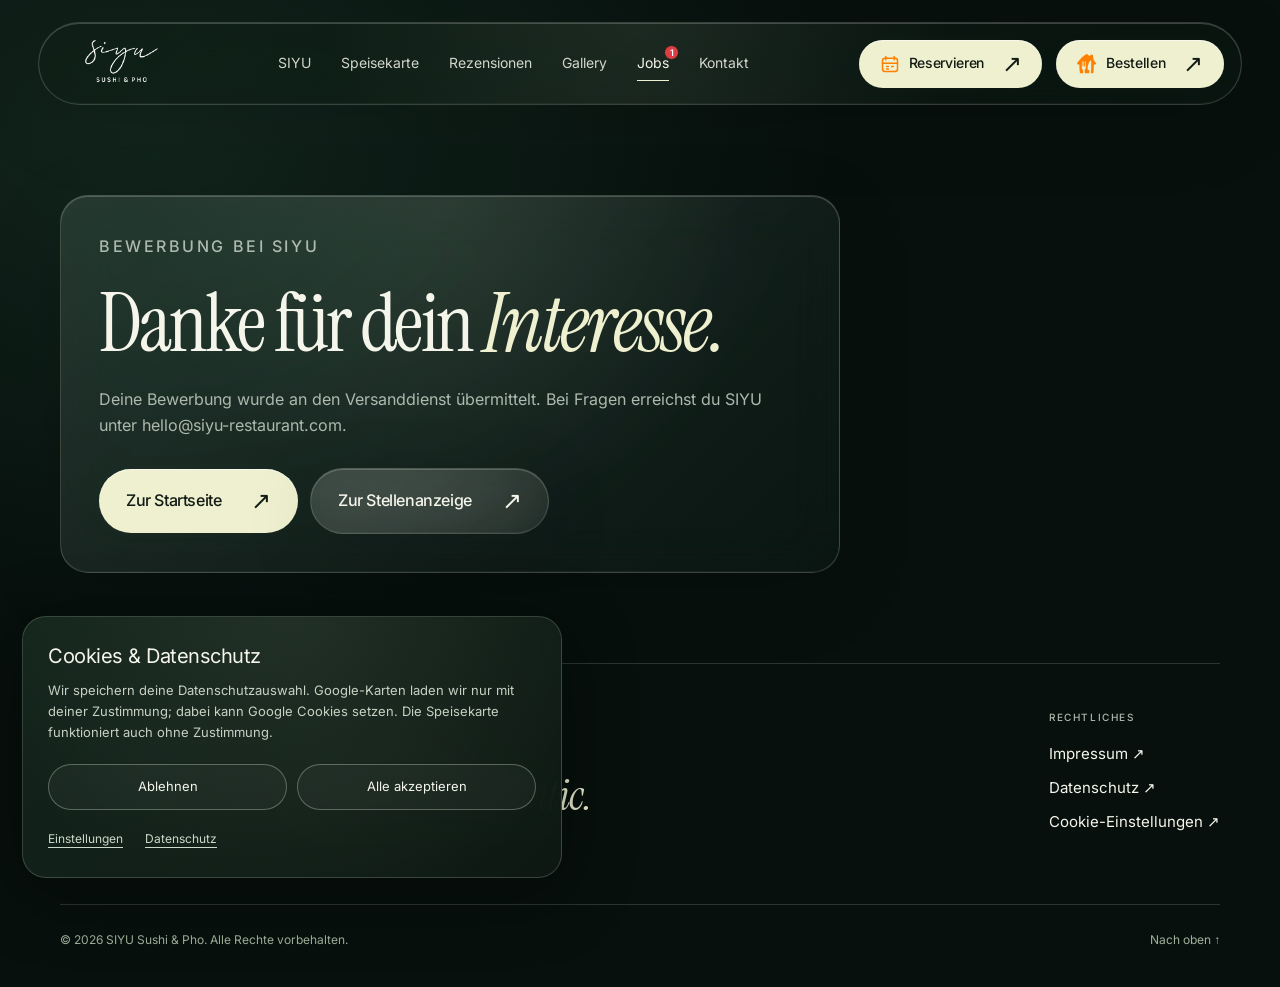
<file: jobs-danke.html>
<!doctype html><html lang="de"><head><meta charset="utf-8"><meta name="viewport" content="width=device-width,initial-scale=1"><meta name="theme-color" content="#08120f"><meta name="description" content="Jetzt als Service- oder Küchenhilfe in Teilzeit bei SIYU Sushi & Pho in Höchst bewerben. Bewerbung mit Lebenslauf als PDF."><title>Danke für deine Bewerbung — SIYU</title><link rel="icon" href="favicon.ico" sizes="any"><link rel="icon" type="image/png" sizes="96x96" href="assets/favicon-96.png"><link rel="icon" type="image/png" sizes="192x192" href="assets/favicon-192.png"><link rel="apple-touch-icon" sizes="180x180" href="assets/apple-touch-icon.png"><link rel="stylesheet" href="assets/fonts/fonts.css"><link rel="stylesheet" href="assets/jobs-base.css"><link rel="stylesheet" href="assets/jobs.css"><link rel="stylesheet" href="assets/job-notice.css"><link rel="canonical" href="https://siyu.at/jobs-danke.html"><link rel="stylesheet" href="assets/reservation.css"></head><body class="jobs-page" id="top"><a class="skip" href="#jobs-main">Zum Inhalt</a><header class="header glass"><a href="index.html#home" class="brand" aria-label="SIYU Startseite"><img src="assets/logo.png" alt="SIYU Sushi & Pho" width="640" height="400"></a><nav id="navigation" aria-label="Hauptnavigation"><a href="index.html#about">SIYU</a><a href="index.html#menu">Speisekarte</a><a href="index.html#reviews">Rezensionen</a><a href="gallery.html">Gallery</a><a href="jobs.html" aria-current="page" aria-label="Jobs – 1 offene Stelle"><span class="jobs-nav-label">Jobs<span class="jobs-nav-badge" aria-hidden="true">1</span></span></a><a href="index.html#contact">Kontakt</a></nav><div class="header-actions"><a class="button button-primary compact reserve-button" href="reservieren.html"><span class="order-label"><svg class="calendar-icon" viewBox="0 0 24 24" fill="none" stroke="currentColor" stroke-width="1.8" stroke-linecap="round" stroke-linejoin="round" aria-hidden="true"><rect x="3" y="5" width="18" height="16" rx="3"/><path d="M7 3v4M17 3v4M3 11h18"/><path d="M8 15h2M14 15h2M8 18h2"/></svg>Reservieren</span><span aria-hidden="true">↗</span></a><a class="button button-primary compact" href="https://www.lieferando.at/speisekarte/siyu-sushi-pho-6973" target="_blank" rel="noopener"><span class="order-label"><img class="lieferando-icon" src="assets/lieferando.svg" alt="" aria-hidden="true">Bestellen</span><span>↗</span></a><button id="nav-toggle" class="icon-button" aria-label="Menü öffnen" aria-controls="navigation" aria-expanded="false">☰</button></div></header><main id="jobs-main" class="jobs-main wrap"><section class="jobs-thanks glass"><p class="eyebrow">BEWERBUNG BEI SIYU</p><h1>Danke für dein <em>Interesse.</em></h1><p>Deine Bewerbung wurde an den Versanddienst übermittelt. Bei Fragen erreichst du SIYU unter <a href="mailto:hello@siyu-restaurant.com">hello@siyu-restaurant.com</a>.</p><a class="button button-primary" href="index.html">Zur Startseite <span>↗</span></a><a class="button glass" href="jobs.html">Zur Stellenanzeige <span>↗</span></a></section></main><footer class="wrap"><div class="footer-top"><img src="assets/logo.png" alt="SIYU Logo" width="640" height="400"><p>Handcrafted.<br><em>Balanced. Authentic.</em></p><div><span class="eyebrow">RECHTLICHES</span><button data-legal="impressum">Impressum ↗</button><button data-legal="datenschutz">Datenschutz ↗</button><button data-consent-settings>Cookie-Einstellungen ↗</button></div></div><div class="footer-bottom"><p>© 2026 SIYU Sushi & Pho. Alle Rechte vorbehalten.</p><a href="#top">Nach oben ↑</a></div></footer><dialog id="impressum" class="legal-dialog glass"><button class="dialog-close" data-close aria-label="Impressum schliessen">×</button><main><h1>Impressum</h1><div><section><h2>Betreiber</h2><p>SIYU Sushi &amp; Pho<br>Hauptstraße 29<br>6973 Höchst<br>Österreich</p></section><section><h2>Kontaktinformationen</h2><p>Telefon: <a href="tel:+43557872886">+43 5578 72886</a><br><br>Email: <a href="mailto:hello@siyu-restaurant.com">hello@siyu-restaurant.com</a></p></section><section><h2>Verantwortlich für den Inhalt</h2><p>SIYU Sushi &amp; Pho<br>Geschäftsführer: Thi-Oanh Hoang</p></section><section><h2>Haftungsausschluss</h2><p>Die Inhalte dieser Website werden mit größtmöglicher Sorgfalt erstellt. Für die Richtigkeit, Vollständigkeit und Aktualität der Inhalte können wir jedoch keine Gewähr übernehmen. Als Diensteanbieter sind wir für eigene Inhalte auf diesen Seiten verantwortlich.</p></section><section><h2>Haftung für Links</h2><p>Unsere Website enthält Links zu externen Websites. Für den Inhalt dieser externen Seiten sind wir nicht verantwortlich. Der Betreiber der verlinkten Seite ist allein verantwortlich für deren Inhalte.</p></section></div></main></dialog><dialog id="datenschutz" class="legal-dialog glass"><button class="dialog-close" data-close aria-label="Datenschutz schliessen">×</button><main><h1>Datenschutzerklärung</h1><div><section><h2>1. Datenschutz auf einen Blick</h2><p>Die Betreiber dieser Seiten nehmen den Schutz Ihrer persönlichen Daten sehr ernst. Wir behandeln Ihre personenbezogenen Daten vertraulich und entsprechend der gesetzlichen Datenschutzvorschriften sowie dieser Datenschutzerklärung.</p></section><section><h2>2. Allgemeine Hinweise</h2><p>Die folgenden Hinweise geben einen einfachen Überblick darüber, was mit Ihren personenbezogenen Daten geschieht, wenn Sie diese Website besuchen. Personenbezogene Daten sind alle Daten, mit denen Sie persönlich identifiziert werden können.</p></section><section><h2>3. Datenerfassung auf dieser Website</h2><h3>Wer ist verantwortlich für die Datenerfassung?</h3><p>Die Datenverarbeitung auf dieser Website erfolgt durch den Websitebetreiber. Dessen Kontaktdaten können Sie dem Impressum dieser Website entnehmen.</p><h3>Wie erfassen wir Ihre Daten?</h3><p>Ihre Daten werden zum einen dadurch erhoben, dass Sie uns diese mitteilen. Hierbei kann es sich z. B. um Daten handeln, die Sie in ein Kontaktformular eingeben.</p><h3>Wofür nutzen wir Ihre Daten?</h3><p>Ein Teil der Daten wird erhoben, um eine fehlerfreie Bereitstellung der Website zu gewährleisten. Andere Daten können zur Analyse Ihres Nutzerverhaltens verwendet werden.</p></section><section><h2>4. Ihre Rechte</h2><p>Sie haben das Recht, jederzeit Auskunft über die bezüglich Ihrer Person gespeicherten Daten zu erhalten. Sie haben außerdem das Recht, die Berichtigung, Sperrung oder Löschung dieser Daten zu verlangen.</p></section><section><h2>5. Kontakt</h2><p>Sollten Sie Fragen zum Datenschutz haben, kontaktieren Sie uns bitte unter:<br>SIYU Sushi &amp; Pho<br>Hauptstraße 29<br>6973 Höchst<br>Email: <a href="mailto:hello@siyu-restaurant.com">hello@siyu-restaurant.com</a><br>Telefon: <a href="tel:+43557872886">+43 5578 72886</a></p></section><section><h2>6. Externe Karten und Datenschutzeinstellungen</h2><p>Google Maps wird nur nach Ihrer Zustimmung zu externen Medien geladen. Dabei werden Verbindungsdaten wie die IP-Adresse an Google übermittelt; Google kann Cookies oder ähnliche Speichertechniken einsetzen. Ohne Zustimmung können Sie die Website und die Speisekarte weiterhin nutzen. Links zu Google, Instagram und Lieferando führen beim Anklicken zu den jeweiligen externen Anbietern.</p><p>Ihre Zustimmung oder Ablehnung wird für 180 Tage im lokalen Speicher Ihres Browsers (Local Storage) unter „siyu-privacy-v1“ gespeichert. Sie können Ihre Auswahl jederzeit über „Cookie-Einstellungen“ im Seitenfuss ändern oder widerrufen. Bei einem Widerruf werden die eingebetteten Karten entfernt und nicht erneut geladen. Bereits vom Anbieter gesetzte Cookies können Sie in Ihrem Browser löschen.</p><p>Schriftarten, Speisenbilder und das Hintergrundvideo werden von dieser Website bereitgestellt. Die Website bindet keine Analyse- oder Werbetracker ein.</p></section><section><h2>7. Bewerbungen</h2><p>Wenn du dich über unser Jobs-Formular bewirbst, werden deine Kontaktdaten, Angaben zur Bewerbung und ausgewählten PDF-Dateien über FormSubmit an hello@siyu-restaurant.com übermittelt. Der Dienst wird erst beim Absenden aufgerufen. FormSubmit hält Formularinhalte laut eigener Dokumentation für 30 Tage vor; hochgeladene Dateien sind nicht über dessen Archiv abrufbar. Auf der Versandseite kann eine Sicherheitsabfrage von Google reCAPTCHA erscheinen. Alternativ kannst du deine Bewerbung direkt per E-Mail senden. Bei Fragen zu deinen Bewerbungsdaten oder einem Löschwunsch erreichst du SIYU unter hello@siyu-restaurant.com. Weitere Informationen: <a href="https://formsubmit.co/privacy.pdf" target="_blank" rel="noopener">Datenschutzhinweise von FormSubmit</a>.</p></section><section><h2>Reservierungsanfragen</h2><p>Wenn du eine Reservierungsanfrage absendest, werden Name, E-Mail-Adresse, Telefonnummer, gewünschtes Datum, Uhrzeit, Personenanzahl und freiwillige Hinweise über FormSubmit an hello@siyu-restaurant.com übermittelt. FormSubmit wird erst beim Absenden aufgerufen; dabei kann eine Sicherheitsabfrage von Google reCAPTCHA erscheinen. Die Angaben dienen zur Bearbeitung und persönlichen Bestätigung deiner Anfrage. An deine angegebene E-Mail-Adresse wird eine automatische Zusammenfassung deiner Anfrage versendet; diese gilt noch nicht als Bestätigung der Reservation. FormSubmit hält Formularinhalte laut eigener Dokumentation für 30 Tage vor. Du kannst uns auch telefonisch unter +43 5578 72886 erreichen. Fragen zu deinen Daten oder einen Löschwunsch richtest du an hello@siyu-restaurant.com. <a href="https://formsubmit.co/privacy.pdf" target="_blank" rel="noopener">Datenschutzhinweise von FormSubmit</a>.</p></section></div></main></dialog><aside id="consent-banner" class="consent-banner glass" role="region" aria-labelledby="consent-title" hidden><h2 id="consent-title">Cookies &amp; Datenschutz</h2><p>Wir speichern deine Datenschutzauswahl. Google-Karten laden wir nur mit deiner Zustimmung; dabei kann Google Cookies setzen. Die Speisekarte funktioniert auch ohne Zustimmung.</p><div class="consent-actions"><button data-consent-reject>Ablehnen</button><button data-consent-accept>Alle akzeptieren</button></div><div class="consent-links"><button data-consent-settings>Einstellungen</button><button data-legal="datenschutz">Datenschutz</button></div></aside><dialog id="consent-dialog" class="consent-dialog glass" aria-labelledby="consent-settings-title"><button class="dialog-close" data-close aria-label="Datenschutzeinstellungen schliessen">×</button><h2 id="consent-settings-title">Deine Einstellungen.</h2><p>Du entscheidest, welche externen Inhalte geladen werden. Deine Auswahl kannst du jederzeit im Seitenfuss ändern.</p><div class="consent-option"><div><strong>Technisch notwendig</strong><p>Speichert deine Zustimmung oder Ablehnung für 180 Tage im Browser.</p></div><span>Immer aktiv</span></div><label class="consent-option" for="consent-media"><div><strong>Externe Medien · Google Maps</strong><p>Erlaubt die eingebetteten Karten. Google erhält Verbindungsdaten und kann Cookies setzen.</p></div><input type="checkbox" id="consent-media"></label><button id="consent-save" class="button button-primary consent-save">Auswahl speichern</button><div class="consent-actions"><button data-consent-reject>Alles ablehnen</button><button data-consent-accept>Alles akzeptieren</button></div></dialog><script>(()=>{'use strict';
const key='siyu-privacy-v1',ttl=180*24*60*60*1000;
let state={essential:true,externalMedia:false},hasChoice=false;
try{const saved=JSON.parse(localStorage.getItem(key));if(saved&&saved.version===1&&typeof saved.externalMedia==='boolean'&&Number.isFinite(saved.updatedAt)&&saved.updatedAt<=Date.now()&&Date.now()-saved.updatedAt<ttl){state.externalMedia=saved.externalMedia;hasChoice=true}}catch(_){}
const banner=document.querySelector('#consent-banner'),dialog=document.querySelector('#consent-dialog'),toggle=document.querySelector('#consent-media');
function updateFrames(){document.querySelectorAll('iframe[data-consent-src]').forEach(f=>{const enabled=state.externalMedia;f.hidden=!enabled;const placeholder=document.querySelector('[data-map-placeholder="'+f.id+'"]');if(placeholder)placeholder.hidden=enabled;if(!enabled){f.removeAttribute('src')}else if(f.id!=='google-frame'||document.querySelector('#google-dialog').open){if(!f.getAttribute('src'))f.setAttribute('src',f.dataset.consentSrc)}})}
function choose(externalMedia){state.externalMedia=Boolean(externalMedia);hasChoice=true;try{localStorage.setItem(key,JSON.stringify({version:1,essential:true,externalMedia:state.externalMedia,updatedAt:Date.now()}))}catch(_){}banner.hidden=true;updateFrames();if(dialog.open)dialog.close()}
function settings(){toggle.checked=state.externalMedia;if(!dialog.open)dialog.showModal()}
function activateMap(id){const f=document.getElementById(id);if(state.externalMedia&&f&&!f.getAttribute('src'))f.setAttribute('src',f.dataset.consentSrc);updateFrames()}
document.querySelectorAll('[data-consent-accept]').forEach(b=>b.addEventListener('click',()=>choose(true)));
document.querySelectorAll('[data-consent-reject]').forEach(b=>b.addEventListener('click',()=>choose(false)));
document.querySelectorAll('[data-consent-settings]').forEach(b=>b.addEventListener('click',settings));
document.querySelector('#consent-save').addEventListener('click',()=>choose(toggle.checked));
window.SiyuConsent={settings,activateMap,getState:()=>({...state})};
banner.hidden=hasChoice;updateFrames();
})();
</script><script type="module" src="assets/jobs-form.mjs"></script></body></html>
</file>
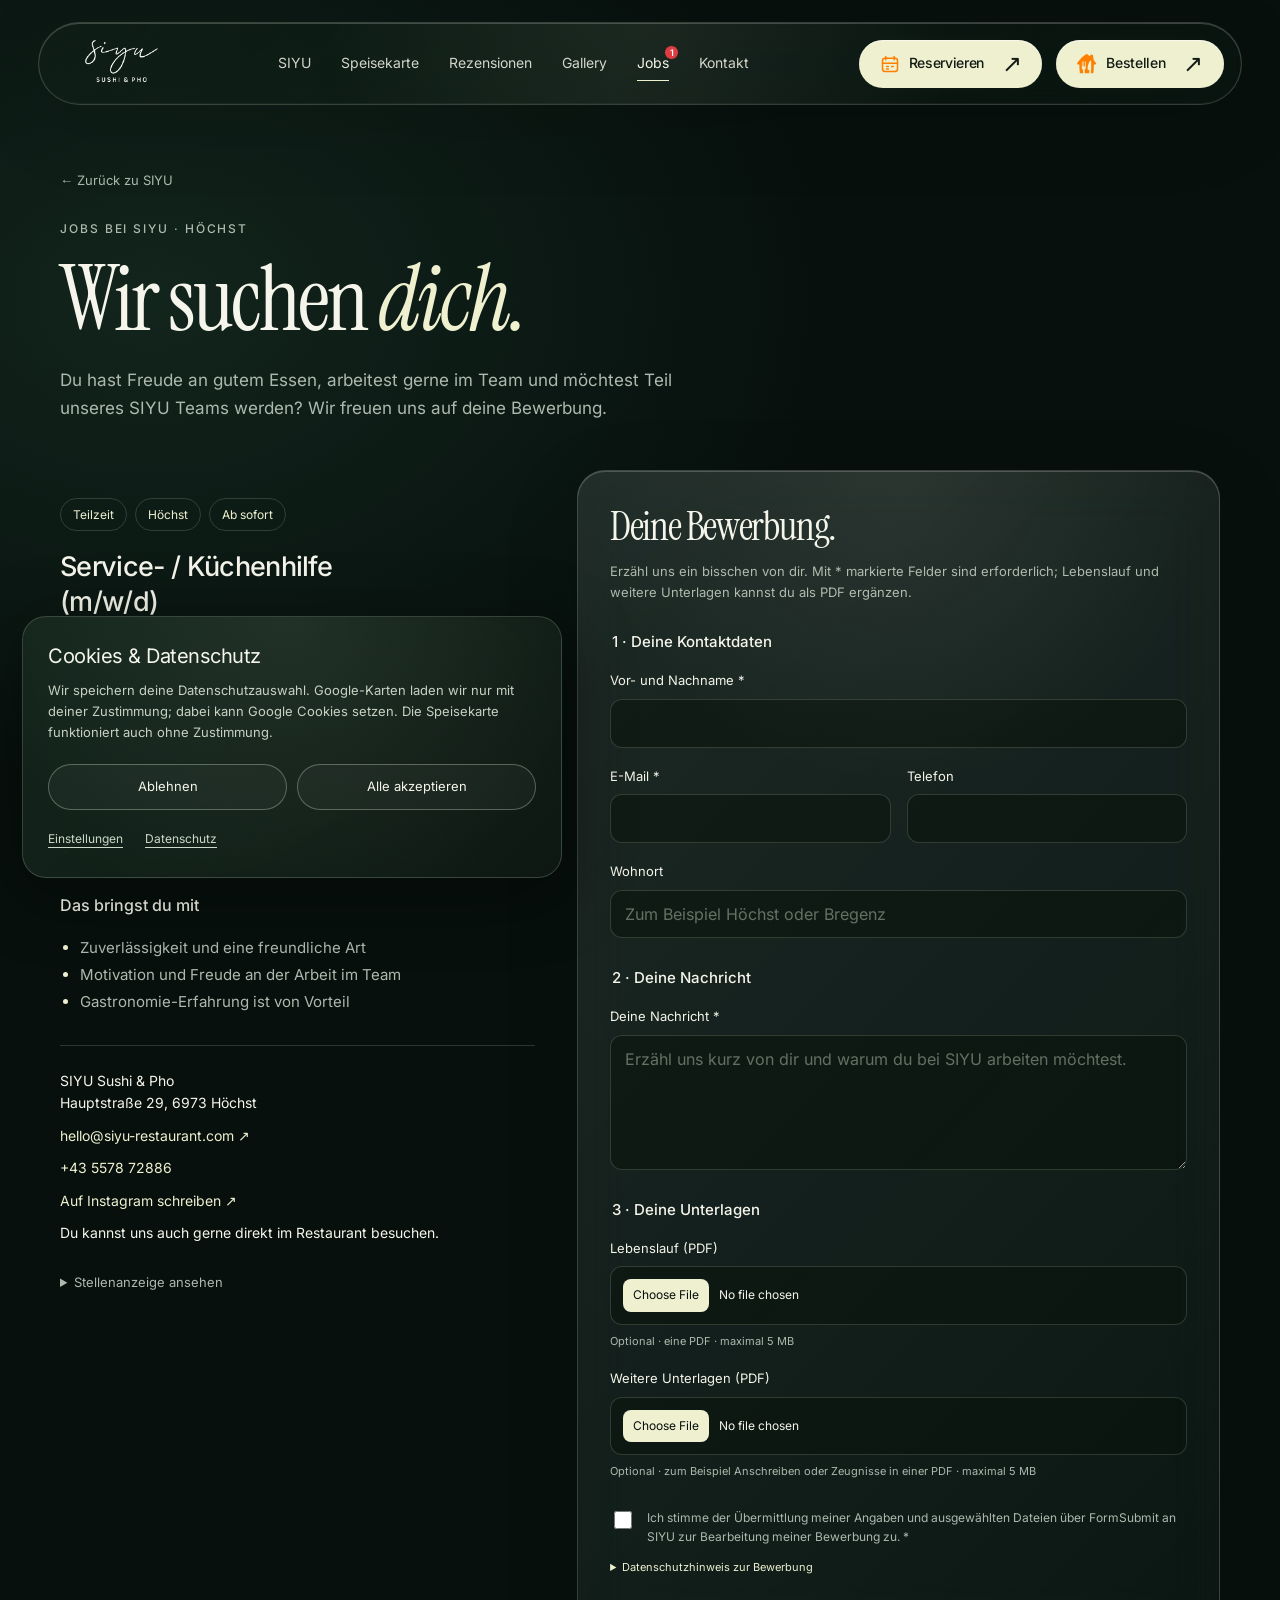
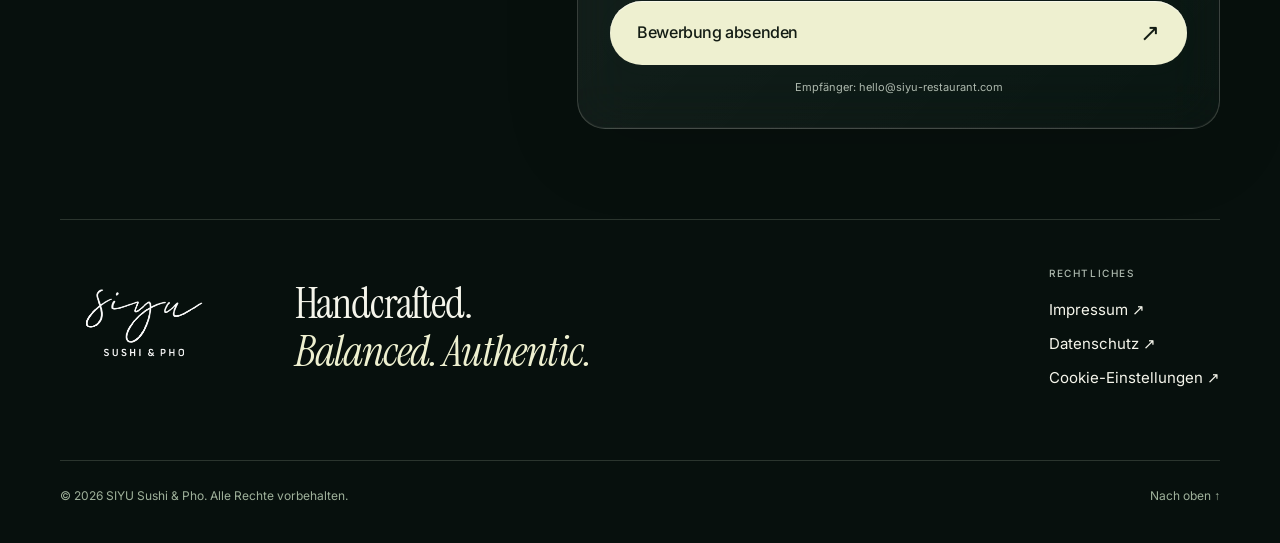
<file: jobs.html>
<!doctype html><html lang="de"><head><meta charset="utf-8"><meta name="viewport" content="width=device-width,initial-scale=1"><meta name="theme-color" content="#08120f"><meta name="description" content="Jetzt als Service- oder Küchenhilfe in Teilzeit bei SIYU Sushi & Pho in Höchst bewerben. Bewerbung mit Lebenslauf als PDF."><title>Jobs — SIYU Sushi & Pho Höchst</title><link rel="icon" href="favicon.ico" sizes="any"><link rel="icon" type="image/png" sizes="96x96" href="assets/favicon-96.png"><link rel="icon" type="image/png" sizes="192x192" href="assets/favicon-192.png"><link rel="apple-touch-icon" sizes="180x180" href="assets/apple-touch-icon.png"><link rel="stylesheet" href="assets/fonts/fonts.css"><link rel="stylesheet" href="assets/jobs-base.css"><link rel="stylesheet" href="assets/jobs.css"><link rel="stylesheet" href="assets/job-notice.css"><link rel="canonical" href="https://siyu.at/jobs.html"><link rel="stylesheet" href="assets/reservation.css"></head><body class="jobs-page" id="top"><a class="skip" href="#jobs-main">Zum Inhalt</a><header class="header glass"><a href="index.html#home" class="brand" aria-label="SIYU Startseite"><img src="assets/logo.png" alt="SIYU Sushi & Pho" width="640" height="400"></a><nav id="navigation" aria-label="Hauptnavigation"><a href="index.html#about">SIYU</a><a href="index.html#menu">Speisekarte</a><a href="index.html#reviews">Rezensionen</a><a href="gallery.html">Gallery</a><a href="jobs.html" aria-current="page" aria-label="Jobs – 1 offene Stelle"><span class="jobs-nav-label">Jobs<span class="jobs-nav-badge" aria-hidden="true">1</span></span></a><a href="index.html#contact">Kontakt</a></nav><div class="header-actions"><a class="button button-primary compact reserve-button" href="reservieren.html"><span class="order-label"><svg class="calendar-icon" viewBox="0 0 24 24" fill="none" stroke="currentColor" stroke-width="1.8" stroke-linecap="round" stroke-linejoin="round" aria-hidden="true"><rect x="3" y="5" width="18" height="16" rx="3"/><path d="M7 3v4M17 3v4M3 11h18"/><path d="M8 15h2M14 15h2M8 18h2"/></svg>Reservieren</span><span aria-hidden="true">↗</span></a><a class="button button-primary compact" href="https://www.lieferando.at/speisekarte/siyu-sushi-pho-6973" target="_blank" rel="noopener"><span class="order-label"><img class="lieferando-icon" src="assets/lieferando.svg" alt="" aria-hidden="true">Bestellen</span><span>↗</span></a><button id="nav-toggle" class="icon-button" aria-label="Menü öffnen" aria-controls="navigation" aria-expanded="false">☰</button></div></header><main id="jobs-main" class="jobs-main wrap"><a class="jobs-back" href="index.html">← Zurück zu SIYU</a><div class="jobs-heading"><p class="eyebrow">JOBS BEI SIYU · HÖCHST</p><h1>Wir suchen <em>dich.</em></h1><p>Du hast Freude an gutem Essen, arbeitest gerne im Team und möchtest Teil unseres SIYU Teams werden? Wir freuen uns auf deine Bewerbung.</p></div><div class="job-grid"><section class="job-description" aria-labelledby="job-title"><div class="job-tags"><span>Teilzeit</span><span>Höchst</span><span>Ab sofort</span></div><h2 id="job-title">Service- / Küchenhilfe<br>(m/w/d)</h2><p>Wir suchen Verstärkung für unseren Standort in Höchst. Ob im Service oder in der Küche: Gemeinsam sorgen wir für gutes Essen und eine angenehme Zeit bei SIYU.</p><h3>Das erwartet dich</h3><ul><li>Dynamisches, angenehmes Arbeitsumfeld</li><li>Abwechslungsreiche Aufgaben</li><li>Motiviertes, kleines Team</li></ul><h3>Das bringst du mit</h3><ul><li>Zuverlässigkeit und eine freundliche Art</li><li>Motivation und Freude an der Arbeit im Team</li><li>Gastronomie-Erfahrung ist von Vorteil</li></ul><div class="job-contact"><p>SIYU Sushi &amp; Pho<br>Hauptstraße 29, 6973 Höchst</p><a href="mailto:hello@siyu-restaurant.com?subject=Bewerbung%20-%20Service%2FK%C3%BCchenhilfe%20Teilzeit">hello@siyu-restaurant.com ↗</a><a href="tel:+43557872886">+43 5578 72886</a><a href="https://www.instagram.com/siyu_sushiandpho/" target="_blank" rel="noopener">Auf Instagram schreiben ↗</a><p>Du kannst uns auch gerne direkt im Restaurant besuchen.</p></div><details class="job-poster"><summary>Stellenanzeige ansehen</summary><img src="assets/job-service-kuechenhilfe.webp" width="604" height="813" alt="SIYU sucht Service- und Küchenhilfe in Teilzeit in Höchst" loading="lazy"></details></section><section class="application-card glass" aria-labelledby="application-title"><h2 id="application-title">Deine Bewerbung.</h2><p class="application-intro">Erzähl uns ein bisschen von dir. Mit * markierte Felder sind erforderlich; Lebenslauf und weitere Unterlagen kannst du als PDF ergänzen.</p><form id="application-form" action="https://formsubmit.co/hello@siyu-restaurant.com" method="POST" enctype="multipart/form-data"><input type="hidden" name="_subject" value="Neue Bewerbung – SIYU Service-/Küchenhilfe Teilzeit"><input type="hidden" name="_template" value="table"><input type="hidden" name="_next" value="https://siyu-atelier.fabledknoll8.chatgpt.site/jobs-danke.html"><input type="hidden" name="Stelle" value="Service-/Küchenhilfe (m/w/d) · Teilzeit · Höchst"><div class="application-honey" aria-hidden="true"><label>Dieses Feld bitte leer lassen<input type="text" name="_honey" tabindex="-1" autocomplete="off"></label></div><fieldset><legend>1 · Deine Kontaktdaten</legend><div class="application-fields"><label class="application-field full" for="app-name">Vor- und Nachname *<input id="app-name" name="name" autocomplete="name" maxlength="100" minlength="2" required></label><label class="application-field" for="app-email">E-Mail *<input id="app-email" name="email" type="email" autocomplete="email" maxlength="254" required></label><label class="application-field" for="app-phone">Telefon<input id="app-phone" name="Telefon" type="tel" autocomplete="tel" maxlength="40"></label><label class="application-field full" for="app-location">Wohnort<input id="app-location" name="Wohnort" autocomplete="address-level2" maxlength="100" placeholder="Zum Beispiel Höchst oder Bregenz"></label></div></fieldset><fieldset><legend>2 · Deine Nachricht</legend><div class="application-fields"><label class="application-field full" for="app-message">Deine Nachricht *<textarea id="app-message" name="Nachricht" minlength="10" maxlength="4000" required placeholder="Erzähl uns kurz von dir und warum du bei SIYU arbeiten möchtest."></textarea></label></div></fieldset><fieldset><legend>3 · Deine Unterlagen</legend><div class="application-fields"><label class="application-field full" for="app-cv">Lebenslauf (PDF)<input id="app-cv" name="attachment" type="file" accept="application/pdf,.pdf" aria-describedby="cv-help"><small id="cv-help">Optional · eine PDF · maximal 5 MB</small></label><label class="application-field full" for="app-documents">Weitere Unterlagen (PDF)<input id="app-documents" name="attachment2" type="file" accept="application/pdf,.pdf" aria-describedby="documents-help"><small id="documents-help">Optional · zum Beispiel Anschreiben oder Zeugnisse in einer PDF · maximal 5 MB</small></label></div></fieldset><label class="application-consent" for="app-consent"><input id="app-consent" name="Datenuebermittlung" type="checkbox" value="Zugestimmt" required><span>Ich stimme der Übermittlung meiner Angaben und ausgewählten Dateien über FormSubmit an SIYU zur Bearbeitung meiner Bewerbung zu. *</span></label><details class="application-privacy"><summary>Datenschutzhinweis zur Bewerbung</summary><p>Beim Absenden werden deine Angaben und ausgewählten PDF-Dateien über FormSubmit an hello@siyu-restaurant.com übermittelt. Auf der Versandseite kann eine Sicherheitsabfrage erscheinen. FormSubmit hält Formularinhalte laut eigener Dokumentation für 30 Tage vor. Du kannst deine Bewerbung alternativ direkt per E-Mail senden. Bei Fragen zu deinen Daten oder einem Löschwunsch erreichst du SIYU unter hello@siyu-restaurant.com.</p><p><a href="https://formsubmit.co/privacy.pdf" target="_blank" rel="noopener">Datenschutzhinweise von FormSubmit ↗</a> · <button type="button" data-legal="datenschutz">Datenschutz bei SIYU</button></p></details><p id="application-status" class="application-status" role="alert" tabindex="-1" hidden></p><button class="button button-primary application-submit" type="submit">Bewerbung absenden <span aria-hidden="true">↗</span></button><p class="application-recipient">Empfänger: hello@siyu-restaurant.com</p></form></section></div></main><footer class="wrap"><div class="footer-top"><img src="assets/logo.png" alt="SIYU Logo" width="640" height="400"><p>Handcrafted.<br><em>Balanced. Authentic.</em></p><div><span class="eyebrow">RECHTLICHES</span><button data-legal="impressum">Impressum ↗</button><button data-legal="datenschutz">Datenschutz ↗</button><button data-consent-settings>Cookie-Einstellungen ↗</button></div></div><div class="footer-bottom"><p>© 2026 SIYU Sushi & Pho. Alle Rechte vorbehalten.</p><a href="#top">Nach oben ↑</a></div></footer><dialog id="impressum" class="legal-dialog glass"><button class="dialog-close" data-close aria-label="Impressum schliessen">×</button><main><h1>Impressum</h1><div><section><h2>Betreiber</h2><p>SIYU Sushi &amp; Pho<br>Hauptstraße 29<br>6973 Höchst<br>Österreich</p></section><section><h2>Kontaktinformationen</h2><p>Telefon: <a href="tel:+43557872886">+43 5578 72886</a><br><br>Email: <a href="mailto:hello@siyu-restaurant.com">hello@siyu-restaurant.com</a></p></section><section><h2>Verantwortlich für den Inhalt</h2><p>SIYU Sushi &amp; Pho<br>Geschäftsführer: Thi-Oanh Hoang</p></section><section><h2>Haftungsausschluss</h2><p>Die Inhalte dieser Website werden mit größtmöglicher Sorgfalt erstellt. Für die Richtigkeit, Vollständigkeit und Aktualität der Inhalte können wir jedoch keine Gewähr übernehmen. Als Diensteanbieter sind wir für eigene Inhalte auf diesen Seiten verantwortlich.</p></section><section><h2>Haftung für Links</h2><p>Unsere Website enthält Links zu externen Websites. Für den Inhalt dieser externen Seiten sind wir nicht verantwortlich. Der Betreiber der verlinkten Seite ist allein verantwortlich für deren Inhalte.</p></section></div></main></dialog><dialog id="datenschutz" class="legal-dialog glass"><button class="dialog-close" data-close aria-label="Datenschutz schliessen">×</button><main><h1>Datenschutzerklärung</h1><div><section><h2>1. Datenschutz auf einen Blick</h2><p>Die Betreiber dieser Seiten nehmen den Schutz Ihrer persönlichen Daten sehr ernst. Wir behandeln Ihre personenbezogenen Daten vertraulich und entsprechend der gesetzlichen Datenschutzvorschriften sowie dieser Datenschutzerklärung.</p></section><section><h2>2. Allgemeine Hinweise</h2><p>Die folgenden Hinweise geben einen einfachen Überblick darüber, was mit Ihren personenbezogenen Daten geschieht, wenn Sie diese Website besuchen. Personenbezogene Daten sind alle Daten, mit denen Sie persönlich identifiziert werden können.</p></section><section><h2>3. Datenerfassung auf dieser Website</h2><h3>Wer ist verantwortlich für die Datenerfassung?</h3><p>Die Datenverarbeitung auf dieser Website erfolgt durch den Websitebetreiber. Dessen Kontaktdaten können Sie dem Impressum dieser Website entnehmen.</p><h3>Wie erfassen wir Ihre Daten?</h3><p>Ihre Daten werden zum einen dadurch erhoben, dass Sie uns diese mitteilen. Hierbei kann es sich z. B. um Daten handeln, die Sie in ein Kontaktformular eingeben.</p><h3>Wofür nutzen wir Ihre Daten?</h3><p>Ein Teil der Daten wird erhoben, um eine fehlerfreie Bereitstellung der Website zu gewährleisten. Andere Daten können zur Analyse Ihres Nutzerverhaltens verwendet werden.</p></section><section><h2>4. Ihre Rechte</h2><p>Sie haben das Recht, jederzeit Auskunft über die bezüglich Ihrer Person gespeicherten Daten zu erhalten. Sie haben außerdem das Recht, die Berichtigung, Sperrung oder Löschung dieser Daten zu verlangen.</p></section><section><h2>5. Kontakt</h2><p>Sollten Sie Fragen zum Datenschutz haben, kontaktieren Sie uns bitte unter:<br>SIYU Sushi &amp; Pho<br>Hauptstraße 29<br>6973 Höchst<br>Email: <a href="mailto:hello@siyu-restaurant.com">hello@siyu-restaurant.com</a><br>Telefon: <a href="tel:+43557872886">+43 5578 72886</a></p></section><section><h2>6. Externe Karten und Datenschutzeinstellungen</h2><p>Google Maps wird nur nach Ihrer Zustimmung zu externen Medien geladen. Dabei werden Verbindungsdaten wie die IP-Adresse an Google übermittelt; Google kann Cookies oder ähnliche Speichertechniken einsetzen. Ohne Zustimmung können Sie die Website und die Speisekarte weiterhin nutzen. Links zu Google, Instagram und Lieferando führen beim Anklicken zu den jeweiligen externen Anbietern.</p><p>Ihre Zustimmung oder Ablehnung wird für 180 Tage im lokalen Speicher Ihres Browsers (Local Storage) unter „siyu-privacy-v1“ gespeichert. Sie können Ihre Auswahl jederzeit über „Cookie-Einstellungen“ im Seitenfuss ändern oder widerrufen. Bei einem Widerruf werden die eingebetteten Karten entfernt und nicht erneut geladen. Bereits vom Anbieter gesetzte Cookies können Sie in Ihrem Browser löschen.</p><p>Schriftarten, Speisenbilder und das Hintergrundvideo werden von dieser Website bereitgestellt. Die Website bindet keine Analyse- oder Werbetracker ein.</p></section><section><h2>7. Bewerbungen</h2><p>Wenn du dich über unser Jobs-Formular bewirbst, werden deine Kontaktdaten, Angaben zur Bewerbung und ausgewählten PDF-Dateien über FormSubmit an hello@siyu-restaurant.com übermittelt. Der Dienst wird erst beim Absenden aufgerufen. FormSubmit hält Formularinhalte laut eigener Dokumentation für 30 Tage vor; hochgeladene Dateien sind nicht über dessen Archiv abrufbar. Auf der Versandseite kann eine Sicherheitsabfrage von Google reCAPTCHA erscheinen. Alternativ kannst du deine Bewerbung direkt per E-Mail senden. Bei Fragen zu deinen Bewerbungsdaten oder einem Löschwunsch erreichst du SIYU unter hello@siyu-restaurant.com. Weitere Informationen: <a href="https://formsubmit.co/privacy.pdf" target="_blank" rel="noopener">Datenschutzhinweise von FormSubmit</a>.</p></section><section><h2>Reservierungsanfragen</h2><p>Wenn du eine Reservierungsanfrage absendest, werden Name, E-Mail-Adresse, Telefonnummer, gewünschtes Datum, Uhrzeit, Personenanzahl und freiwillige Hinweise über FormSubmit an hello@siyu-restaurant.com übermittelt. FormSubmit wird erst beim Absenden aufgerufen; dabei kann eine Sicherheitsabfrage von Google reCAPTCHA erscheinen. Die Angaben dienen zur Bearbeitung und persönlichen Bestätigung deiner Anfrage. An deine angegebene E-Mail-Adresse wird eine automatische Zusammenfassung deiner Anfrage versendet; diese gilt noch nicht als Bestätigung der Reservation. FormSubmit hält Formularinhalte laut eigener Dokumentation für 30 Tage vor. Du kannst uns auch telefonisch unter +43 5578 72886 erreichen. Fragen zu deinen Daten oder einen Löschwunsch richtest du an hello@siyu-restaurant.com. <a href="https://formsubmit.co/privacy.pdf" target="_blank" rel="noopener">Datenschutzhinweise von FormSubmit</a>.</p></section></div></main></dialog><aside id="consent-banner" class="consent-banner glass" role="region" aria-labelledby="consent-title" hidden><h2 id="consent-title">Cookies &amp; Datenschutz</h2><p>Wir speichern deine Datenschutzauswahl. Google-Karten laden wir nur mit deiner Zustimmung; dabei kann Google Cookies setzen. Die Speisekarte funktioniert auch ohne Zustimmung.</p><div class="consent-actions"><button data-consent-reject>Ablehnen</button><button data-consent-accept>Alle akzeptieren</button></div><div class="consent-links"><button data-consent-settings>Einstellungen</button><button data-legal="datenschutz">Datenschutz</button></div></aside><dialog id="consent-dialog" class="consent-dialog glass" aria-labelledby="consent-settings-title"><button class="dialog-close" data-close aria-label="Datenschutzeinstellungen schliessen">×</button><h2 id="consent-settings-title">Deine Einstellungen.</h2><p>Du entscheidest, welche externen Inhalte geladen werden. Deine Auswahl kannst du jederzeit im Seitenfuss ändern.</p><div class="consent-option"><div><strong>Technisch notwendig</strong><p>Speichert deine Zustimmung oder Ablehnung für 180 Tage im Browser.</p></div><span>Immer aktiv</span></div><label class="consent-option" for="consent-media"><div><strong>Externe Medien · Google Maps</strong><p>Erlaubt die eingebetteten Karten. Google erhält Verbindungsdaten und kann Cookies setzen.</p></div><input type="checkbox" id="consent-media"></label><button id="consent-save" class="button button-primary consent-save">Auswahl speichern</button><div class="consent-actions"><button data-consent-reject>Alles ablehnen</button><button data-consent-accept>Alles akzeptieren</button></div></dialog><script>(()=>{'use strict';
const key='siyu-privacy-v1',ttl=180*24*60*60*1000;
let state={essential:true,externalMedia:false},hasChoice=false;
try{const saved=JSON.parse(localStorage.getItem(key));if(saved&&saved.version===1&&typeof saved.externalMedia==='boolean'&&Number.isFinite(saved.updatedAt)&&saved.updatedAt<=Date.now()&&Date.now()-saved.updatedAt<ttl){state.externalMedia=saved.externalMedia;hasChoice=true}}catch(_){}
const banner=document.querySelector('#consent-banner'),dialog=document.querySelector('#consent-dialog'),toggle=document.querySelector('#consent-media');
function updateFrames(){document.querySelectorAll('iframe[data-consent-src]').forEach(f=>{const enabled=state.externalMedia;f.hidden=!enabled;const placeholder=document.querySelector('[data-map-placeholder="'+f.id+'"]');if(placeholder)placeholder.hidden=enabled;if(!enabled){f.removeAttribute('src')}else if(f.id!=='google-frame'||document.querySelector('#google-dialog').open){if(!f.getAttribute('src'))f.setAttribute('src',f.dataset.consentSrc)}})}
function choose(externalMedia){state.externalMedia=Boolean(externalMedia);hasChoice=true;try{localStorage.setItem(key,JSON.stringify({version:1,essential:true,externalMedia:state.externalMedia,updatedAt:Date.now()}))}catch(_){}banner.hidden=true;updateFrames();if(dialog.open)dialog.close()}
function settings(){toggle.checked=state.externalMedia;if(!dialog.open)dialog.showModal()}
function activateMap(id){const f=document.getElementById(id);if(state.externalMedia&&f&&!f.getAttribute('src'))f.setAttribute('src',f.dataset.consentSrc);updateFrames()}
document.querySelectorAll('[data-consent-accept]').forEach(b=>b.addEventListener('click',()=>choose(true)));
document.querySelectorAll('[data-consent-reject]').forEach(b=>b.addEventListener('click',()=>choose(false)));
document.querySelectorAll('[data-consent-settings]').forEach(b=>b.addEventListener('click',settings));
document.querySelector('#consent-save').addEventListener('click',()=>choose(toggle.checked));
window.SiyuConsent={settings,activateMap,getState:()=>({...state})};
banner.hidden=hasChoice;updateFrames();
})();
</script><script type="module" src="assets/jobs-form.mjs"></script></body></html>
</file>
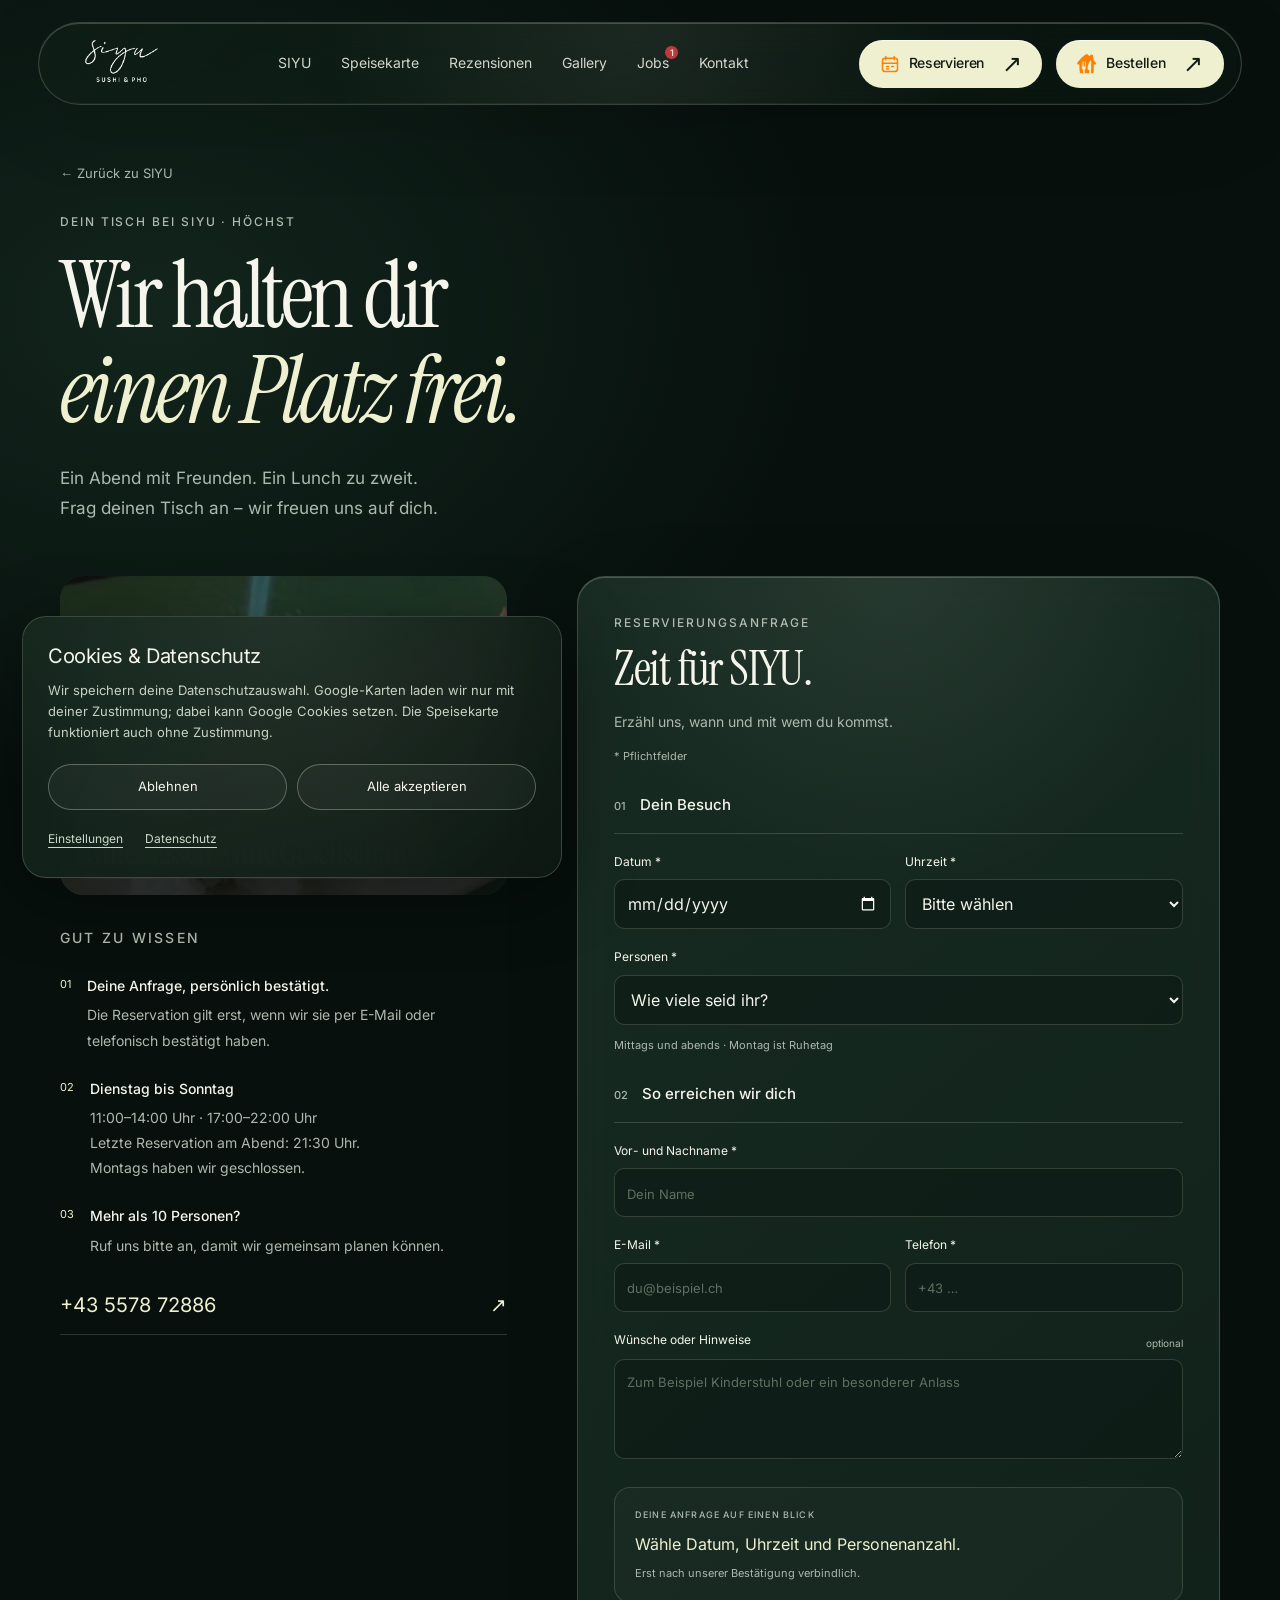
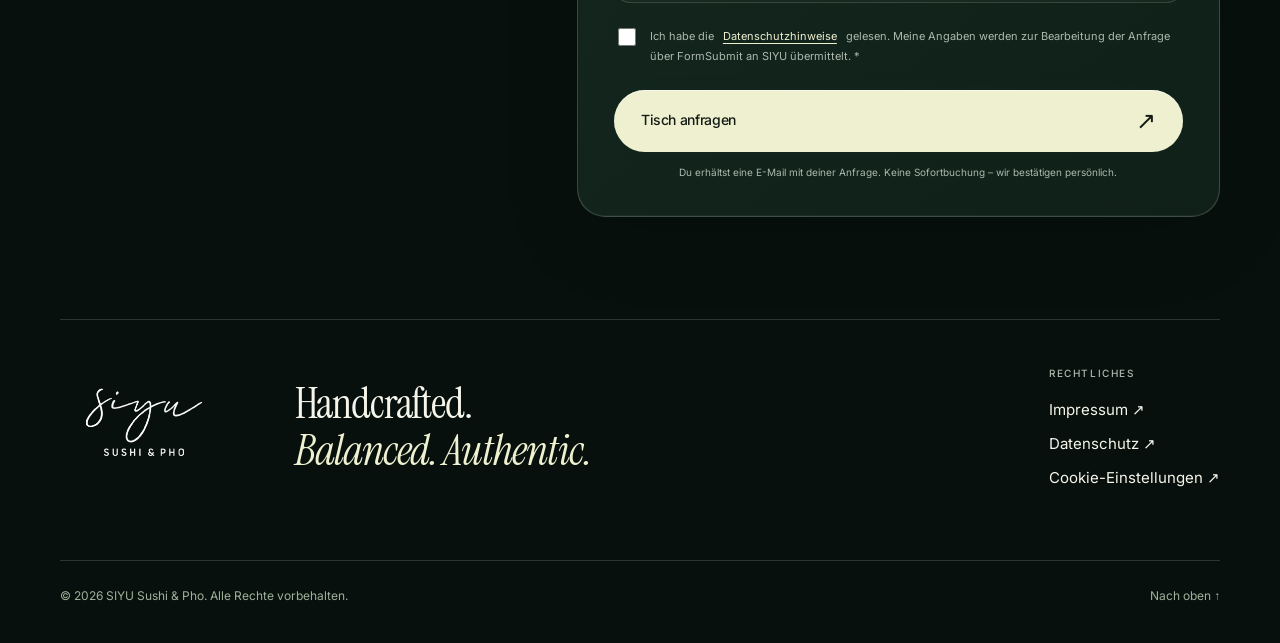
<file: reservieren.html>
<!doctype html><html lang="de"><head><meta charset="utf-8"><meta name="viewport" content="width=device-width,initial-scale=1"><meta name="theme-color" content="#08120f"><meta name="description" content="Tisch bei SIYU Sushi & Pho in Höchst anfragen. Für bis zu 10 Personen – verbindlich nach persönlicher Bestätigung."><title>Reservieren — SIYU Sushi & Pho Höchst</title><link rel="icon" href="favicon.ico" sizes="any"><link rel="icon" type="image/png" sizes="96x96" href="assets/favicon-96.png"><link rel="icon" type="image/png" sizes="192x192" href="assets/favicon-192.png"><link rel="apple-touch-icon" sizes="180x180" href="assets/apple-touch-icon.png"><link rel="stylesheet" href="assets/fonts/fonts.css"><link rel="stylesheet" href="assets/jobs-base.css"><link rel="stylesheet" href="assets/jobs.css"><link rel="stylesheet" href="assets/job-notice.css"><link rel="canonical" href="https://siyu.at/reservieren.html"><link rel="stylesheet" href="assets/reservation.css"></head><body class="jobs-page reservation-page" id="top"><a class="skip" href="#reservation-main">Zum Inhalt</a><header class="header glass"><a href="index.html#home" class="brand" aria-label="SIYU Startseite"><img src="assets/logo.png" alt="SIYU Sushi & Pho" width="640" height="400"></a><nav id="navigation" aria-label="Hauptnavigation"><a href="index.html#about">SIYU</a><a href="index.html#menu">Speisekarte</a><a href="index.html#reviews">Rezensionen</a><a href="gallery.html">Gallery</a><a href="jobs.html" aria-label="Jobs – 1 offene Stelle"><span class="jobs-nav-label">Jobs<span class="jobs-nav-badge" aria-hidden="true">1</span></span></a><a href="index.html#contact">Kontakt</a></nav><div class="header-actions"><a class="button button-primary compact reserve-button" href="reservieren.html"><span class="order-label"><svg class="calendar-icon" viewBox="0 0 24 24" fill="none" stroke="currentColor" stroke-width="1.8" stroke-linecap="round" stroke-linejoin="round" aria-hidden="true"><rect x="3" y="5" width="18" height="16" rx="3"/><path d="M7 3v4M17 3v4M3 11h18"/><path d="M8 15h2M14 15h2M8 18h2"/></svg>Reservieren</span><span aria-hidden="true">↗</span></a><a class="button button-primary compact" href="https://www.lieferando.at/speisekarte/siyu-sushi-pho-6973" target="_blank" rel="noopener"><span class="order-label"><img class="lieferando-icon" src="assets/lieferando.svg" alt="" aria-hidden="true">Bestellen</span><span>↗</span></a><button id="nav-toggle" class="icon-button" aria-label="Menü öffnen" aria-controls="navigation" aria-expanded="false">☰</button></div></header><main id="reservation-main" class="reservation-main wrap">
<a class="jobs-back" href="index.html">← Zurück zu SIYU</a>
<div class="reservation-heading"><p class="eyebrow">DEIN TISCH BEI SIYU · HÖCHST</p><h1>Wir halten dir<br><em>einen Platz frei.</em></h1><p>Ein Abend mit Freunden. Ein Lunch zu zweit.<br>Frag deinen Tisch an – wir freuen uns auf dich.</p></div>
<div class="reservation-layout"><aside class="reservation-info"><div class="reservation-art"><img src="assets/film-poster.jpg" alt="Sushi bei SIYU" width="640" height="400"><span>Gutes Essen. Gute Gesellschaft.</span></div><div class="reservation-details"><p class="eyebrow">GUT ZU WISSEN</p><div><span>01</span><p><strong>Deine Anfrage, persönlich bestätigt.</strong>Die Reservation gilt erst, wenn wir sie per E-Mail oder telefonisch bestätigt haben.</p></div><div><span>02</span><p><strong>Dienstag bis Sonntag</strong>11:00–14:00 Uhr · 17:00–22:00 Uhr<br>Letzte Reservation am Abend: 21:30 Uhr.<br>Montags haben wir geschlossen.</p></div><div><span>03</span><p><strong>Mehr als 10 Personen?</strong>Ruf uns bitte an, damit wir gemeinsam planen können.</p></div><a class="reservation-phone" href="tel:+43557872886">+43 5578 72886 <span aria-hidden="true">↗</span></a></div></aside>
<section class="reservation-card glass" aria-labelledby="reservation-form-title"><div id="reservation-entry"><p class="eyebrow">RESERVIERUNGSANFRAGE</p><h2 id="reservation-form-title">Zeit für SIYU.</h2><p class="reservation-intro">Erzähl uns, wann und mit wem du kommst.<br><span>* Pflichtfelder</span></p><p id="reservation-preview-note" class="reservation-preview-note" hidden>Lokale Vorschau: Du kannst das Formular testen. Es wird keine E-Mail versendet.</p>
<form id="reservation-form" action="https://formsubmit.co/hello@siyu-restaurant.com" method="POST">
<input type="hidden" name="_subject" value="Neue Reservierungsanfrage – SIYU"><input type="hidden" name="_template" value="table"><input type="hidden" name="_autoresponse" id="reservation-autoresponse" value="Vielen Dank für deine Reservierungsanfrage bei SIYU. Deine Reservation gilt erst nach unserer persönlichen Bestätigung per E-Mail oder Telefon."><input type="hidden" name="_next" value="https://siyu.at/reservierung-danke.html"><input type="hidden" name="Reservierungsübersicht" id="reservation-email-summary"><input type="hidden" name="Hinweis" value="Reservierungsanfrage – erst nach persönlicher Bestätigung durch SIYU verbindlich.">
<div class="reservation-honey" aria-hidden="true"><label>Bitte leer lassen<input name="_honey" tabindex="-1" autocomplete="off"></label></div>
<fieldset><legend><span>01</span> Dein Besuch</legend><div class="reservation-fields"><label for="reservation-date">Datum *<input id="reservation-date" name="Datum" type="date" required></label><label for="reservation-time">Uhrzeit *<select id="reservation-time" name="Uhrzeit" required><option value="">Bitte wählen</option></select></label><label class="full" for="reservation-guests">Personen *<select id="reservation-guests" name="Personen" required><option value="">Wie viele seid ihr?</option><option value="1">1 Person</option><option value="2">2 Personen</option><option value="3">3 Personen</option><option value="4">4 Personen</option><option value="5">5 Personen</option><option value="6">6 Personen</option><option value="7">7 Personen</option><option value="8">8 Personen</option><option value="9">9 Personen</option><option value="10">10 Personen</option><option value="group">Mehr als 10 Personen</option></select></label></div><p class="reservation-field-hint">Mittags und abends · Montag ist Ruhetag</p><div id="reservation-group-note" class="reservation-group-note" role="status" hidden><strong>Grosse Runde? Sehr gerne.</strong><p>Für mehr als 10 Personen ruf uns bitte unter <a href="tel:+43557872886">+43 5578 72886</a> an. So können wir eure Reservation persönlich abstimmen.</p><a class="button glass" href="tel:+43557872886">Jetzt anrufen <span aria-hidden="true">↗</span></a></div></fieldset>
<fieldset><legend><span>02</span> So erreichen wir dich</legend><div class="reservation-fields"><label class="full" for="reservation-name">Vor- und Nachname *<input id="reservation-name" name="name" autocomplete="name" minlength="2" maxlength="100" required placeholder="Dein Name"></label><label for="reservation-email">E-Mail *<input id="reservation-email" name="email" type="email" autocomplete="email" maxlength="180" required placeholder="du@beispiel.ch"></label><label for="reservation-phone">Telefon *<input id="reservation-phone" name="Telefon" type="tel" autocomplete="tel" minlength="6" maxlength="40" required placeholder="+43 …"></label><label class="full" for="reservation-message">Wünsche oder Hinweise <span class="optional">optional</span><textarea id="reservation-message" name="Nachricht" rows="3" maxlength="1500" placeholder="Zum Beispiel Kinderstuhl oder ein besonderer Anlass"></textarea></label></div></fieldset>
<section class="reservation-summary" aria-labelledby="reservation-summary-title"><p id="reservation-summary-title" class="eyebrow">DEINE ANFRAGE AUF EINEN BLICK</p><p id="reservation-summary" aria-live="polite">Wähle Datum, Uhrzeit und Personenanzahl.</p><small>Erst nach unserer Bestätigung verbindlich.</small></section>
<label class="reservation-consent"><input name="Datenschutzhinweis" value="Gelesen und akzeptiert" type="checkbox" required><span>Ich habe die <button type="button" data-legal="datenschutz">Datenschutzhinweise</button> gelesen. Meine Angaben werden zur Bearbeitung der Anfrage über FormSubmit an SIYU übermittelt. *</span></label>
<p id="reservation-status" class="reservation-status" role="alert" tabindex="-1" hidden></p>
<button class="button button-primary reservation-submit" type="submit">Tisch anfragen <span aria-hidden="true">↗</span></button><p class="reservation-submit-note">Du erhältst eine E-Mail mit deiner Anfrage. Keine Sofortbuchung – wir bestätigen persönlich.</p><noscript><p>Bitte aktiviere JavaScript für die Auswahl der verfügbaren Uhrzeiten oder ruf uns unter +43 5578 72886 an.</p></noscript>
</form></div>
<div id="reservation-success" class="reservation-success" tabindex="-1" hidden><span class="reservation-success-icon" aria-hidden="true">✓</span><p class="eyebrow">VIELEN DANK</p><h2>Wir freuen uns<br><em>auf deine Anfrage.</em></h2><p id="reservation-success-mode">Deine Anfrage wurde übermittelt.</p><div class="reservation-confirmation"><strong>Bitte warte auf unsere Bestätigung.</strong><p>Deine Reservation gilt erst, wenn wir sie per E-Mail oder telefonisch bestätigt haben.</p></div><p id="reservation-success-summary"></p><details class="reservation-mail-preview" id="reservation-mail-preview"><summary>So sieht die E-Mail an den Gast aus</summary><pre id="reservation-mail-text"></pre></details><button type="button" id="reservation-again" class="button glass">Zurück zum Formular <span aria-hidden="true">↗</span></button></div>
</section></div></main><footer class="wrap"><div class="footer-top"><img src="assets/logo.png" alt="SIYU Logo" width="640" height="400"><p>Handcrafted.<br><em>Balanced. Authentic.</em></p><div><span class="eyebrow">RECHTLICHES</span><button data-legal="impressum">Impressum ↗</button><button data-legal="datenschutz">Datenschutz ↗</button><button data-consent-settings>Cookie-Einstellungen ↗</button></div></div><div class="footer-bottom"><p>© 2026 SIYU Sushi & Pho. Alle Rechte vorbehalten.</p><a href="#top">Nach oben ↑</a></div></footer><dialog id="impressum" class="legal-dialog glass"><button class="dialog-close" data-close aria-label="Impressum schliessen">×</button><main><h1>Impressum</h1><div><section><h2>Betreiber</h2><p>SIYU Sushi &amp; Pho<br>Hauptstraße 29<br>6973 Höchst<br>Österreich</p></section><section><h2>Kontaktinformationen</h2><p>Telefon: <a href="tel:+43557872886">+43 5578 72886</a><br><br>Email: <a href="mailto:hello@siyu-restaurant.com">hello@siyu-restaurant.com</a></p></section><section><h2>Verantwortlich für den Inhalt</h2><p>SIYU Sushi &amp; Pho<br>Geschäftsführer: Thi-Oanh Hoang</p></section><section><h2>Haftungsausschluss</h2><p>Die Inhalte dieser Website werden mit größtmöglicher Sorgfalt erstellt. Für die Richtigkeit, Vollständigkeit und Aktualität der Inhalte können wir jedoch keine Gewähr übernehmen. Als Diensteanbieter sind wir für eigene Inhalte auf diesen Seiten verantwortlich.</p></section><section><h2>Haftung für Links</h2><p>Unsere Website enthält Links zu externen Websites. Für den Inhalt dieser externen Seiten sind wir nicht verantwortlich. Der Betreiber der verlinkten Seite ist allein verantwortlich für deren Inhalte.</p></section></div></main></dialog><dialog id="datenschutz" class="legal-dialog glass"><button class="dialog-close" data-close aria-label="Datenschutz schliessen">×</button><main><h1>Datenschutzerklärung</h1><div><section><h2>1. Datenschutz auf einen Blick</h2><p>Die Betreiber dieser Seiten nehmen den Schutz Ihrer persönlichen Daten sehr ernst. Wir behandeln Ihre personenbezogenen Daten vertraulich und entsprechend der gesetzlichen Datenschutzvorschriften sowie dieser Datenschutzerklärung.</p></section><section><h2>2. Allgemeine Hinweise</h2><p>Die folgenden Hinweise geben einen einfachen Überblick darüber, was mit Ihren personenbezogenen Daten geschieht, wenn Sie diese Website besuchen. Personenbezogene Daten sind alle Daten, mit denen Sie persönlich identifiziert werden können.</p></section><section><h2>3. Datenerfassung auf dieser Website</h2><h3>Wer ist verantwortlich für die Datenerfassung?</h3><p>Die Datenverarbeitung auf dieser Website erfolgt durch den Websitebetreiber. Dessen Kontaktdaten können Sie dem Impressum dieser Website entnehmen.</p><h3>Wie erfassen wir Ihre Daten?</h3><p>Ihre Daten werden zum einen dadurch erhoben, dass Sie uns diese mitteilen. Hierbei kann es sich z. B. um Daten handeln, die Sie in ein Kontaktformular eingeben.</p><h3>Wofür nutzen wir Ihre Daten?</h3><p>Ein Teil der Daten wird erhoben, um eine fehlerfreie Bereitstellung der Website zu gewährleisten. Andere Daten können zur Analyse Ihres Nutzerverhaltens verwendet werden.</p></section><section><h2>4. Ihre Rechte</h2><p>Sie haben das Recht, jederzeit Auskunft über die bezüglich Ihrer Person gespeicherten Daten zu erhalten. Sie haben außerdem das Recht, die Berichtigung, Sperrung oder Löschung dieser Daten zu verlangen.</p></section><section><h2>5. Kontakt</h2><p>Sollten Sie Fragen zum Datenschutz haben, kontaktieren Sie uns bitte unter:<br>SIYU Sushi &amp; Pho<br>Hauptstraße 29<br>6973 Höchst<br>Email: <a href="mailto:hello@siyu-restaurant.com">hello@siyu-restaurant.com</a><br>Telefon: <a href="tel:+43557872886">+43 5578 72886</a></p></section><section><h2>6. Externe Karten und Datenschutzeinstellungen</h2><p>Google Maps wird nur nach Ihrer Zustimmung zu externen Medien geladen. Dabei werden Verbindungsdaten wie die IP-Adresse an Google übermittelt; Google kann Cookies oder ähnliche Speichertechniken einsetzen. Ohne Zustimmung können Sie die Website und die Speisekarte weiterhin nutzen. Links zu Google, Instagram und Lieferando führen beim Anklicken zu den jeweiligen externen Anbietern.</p><p>Ihre Zustimmung oder Ablehnung wird für 180 Tage im lokalen Speicher Ihres Browsers (Local Storage) unter „siyu-privacy-v1“ gespeichert. Sie können Ihre Auswahl jederzeit über „Cookie-Einstellungen“ im Seitenfuss ändern oder widerrufen. Bei einem Widerruf werden die eingebetteten Karten entfernt und nicht erneut geladen. Bereits vom Anbieter gesetzte Cookies können Sie in Ihrem Browser löschen.</p><p>Schriftarten, Speisenbilder und das Hintergrundvideo werden von dieser Website bereitgestellt. Die Website bindet keine Analyse- oder Werbetracker ein.</p></section><section><h2>7. Bewerbungen</h2><p>Wenn du dich über unser Jobs-Formular bewirbst, werden deine Kontaktdaten, Angaben zur Bewerbung und ausgewählten PDF-Dateien über FormSubmit an hello@siyu-restaurant.com übermittelt. Der Dienst wird erst beim Absenden aufgerufen. FormSubmit hält Formularinhalte laut eigener Dokumentation für 30 Tage vor; hochgeladene Dateien sind nicht über dessen Archiv abrufbar. Auf der Versandseite kann eine Sicherheitsabfrage von Google reCAPTCHA erscheinen. Alternativ kannst du deine Bewerbung direkt per E-Mail senden. Bei Fragen zu deinen Bewerbungsdaten oder einem Löschwunsch erreichst du SIYU unter hello@siyu-restaurant.com. Weitere Informationen: <a href="https://formsubmit.co/privacy.pdf" target="_blank" rel="noopener">Datenschutzhinweise von FormSubmit</a>.</p></section><section><h2>Reservierungsanfragen</h2><p>Wenn du eine Reservierungsanfrage absendest, werden Name, E-Mail-Adresse, Telefonnummer, gewünschtes Datum, Uhrzeit, Personenanzahl und freiwillige Hinweise über FormSubmit an hello@siyu-restaurant.com übermittelt. FormSubmit wird erst beim Absenden aufgerufen; dabei kann eine Sicherheitsabfrage von Google reCAPTCHA erscheinen. Die Angaben dienen zur Bearbeitung und persönlichen Bestätigung deiner Anfrage. An deine angegebene E-Mail-Adresse wird eine automatische Zusammenfassung deiner Anfrage versendet; diese gilt noch nicht als Bestätigung der Reservation. FormSubmit hält Formularinhalte laut eigener Dokumentation für 30 Tage vor. Du kannst uns auch telefonisch unter +43 5578 72886 erreichen. Fragen zu deinen Daten oder einen Löschwunsch richtest du an hello@siyu-restaurant.com. <a href="https://formsubmit.co/privacy.pdf" target="_blank" rel="noopener">Datenschutzhinweise von FormSubmit</a>.</p></section></div></main></dialog><aside id="consent-banner" class="consent-banner glass" role="region" aria-labelledby="consent-title" hidden><h2 id="consent-title">Cookies &amp; Datenschutz</h2><p>Wir speichern deine Datenschutzauswahl. Google-Karten laden wir nur mit deiner Zustimmung; dabei kann Google Cookies setzen. Die Speisekarte funktioniert auch ohne Zustimmung.</p><div class="consent-actions"><button data-consent-reject>Ablehnen</button><button data-consent-accept>Alle akzeptieren</button></div><div class="consent-links"><button data-consent-settings>Einstellungen</button><button data-legal="datenschutz">Datenschutz</button></div></aside><dialog id="consent-dialog" class="consent-dialog glass" aria-labelledby="consent-settings-title"><button class="dialog-close" data-close aria-label="Datenschutzeinstellungen schliessen">×</button><h2 id="consent-settings-title">Deine Einstellungen.</h2><p>Du entscheidest, welche externen Inhalte geladen werden. Deine Auswahl kannst du jederzeit im Seitenfuss ändern.</p><div class="consent-option"><div><strong>Technisch notwendig</strong><p>Speichert deine Zustimmung oder Ablehnung für 180 Tage im Browser.</p></div><span>Immer aktiv</span></div><label class="consent-option" for="consent-media"><div><strong>Externe Medien · Google Maps</strong><p>Erlaubt die eingebetteten Karten. Google erhält Verbindungsdaten und kann Cookies setzen.</p></div><input type="checkbox" id="consent-media"></label><button id="consent-save" class="button button-primary consent-save">Auswahl speichern</button><div class="consent-actions"><button data-consent-reject>Alles ablehnen</button><button data-consent-accept>Alles akzeptieren</button></div></dialog><script>(()=>{'use strict';
const key='siyu-privacy-v1',ttl=180*24*60*60*1000;
let state={essential:true,externalMedia:false},hasChoice=false;
try{const saved=JSON.parse(localStorage.getItem(key));if(saved&&saved.version===1&&typeof saved.externalMedia==='boolean'&&Number.isFinite(saved.updatedAt)&&saved.updatedAt<=Date.now()&&Date.now()-saved.updatedAt<ttl){state.externalMedia=saved.externalMedia;hasChoice=true}}catch(_){}
const banner=document.querySelector('#consent-banner'),dialog=document.querySelector('#consent-dialog'),toggle=document.querySelector('#consent-media');
function updateFrames(){document.querySelectorAll('iframe[data-consent-src]').forEach(f=>{const enabled=state.externalMedia;f.hidden=!enabled;const placeholder=document.querySelector('[data-map-placeholder="'+f.id+'"]');if(placeholder)placeholder.hidden=enabled;if(!enabled){f.removeAttribute('src')}else if(f.id!=='google-frame'||document.querySelector('#google-dialog').open){if(!f.getAttribute('src'))f.setAttribute('src',f.dataset.consentSrc)}})}
function choose(externalMedia){state.externalMedia=Boolean(externalMedia);hasChoice=true;try{localStorage.setItem(key,JSON.stringify({version:1,essential:true,externalMedia:state.externalMedia,updatedAt:Date.now()}))}catch(_){}banner.hidden=true;updateFrames();if(dialog.open)dialog.close()}
function settings(){toggle.checked=state.externalMedia;if(!dialog.open)dialog.showModal()}
function activateMap(id){const f=document.getElementById(id);if(state.externalMedia&&f&&!f.getAttribute('src'))f.setAttribute('src',f.dataset.consentSrc);updateFrames()}
document.querySelectorAll('[data-consent-accept]').forEach(b=>b.addEventListener('click',()=>choose(true)));
document.querySelectorAll('[data-consent-reject]').forEach(b=>b.addEventListener('click',()=>choose(false)));
document.querySelectorAll('[data-consent-settings]').forEach(b=>b.addEventListener('click',settings));
document.querySelector('#consent-save').addEventListener('click',()=>choose(toggle.checked));
window.SiyuConsent={settings,activateMap,getState:()=>({...state})};
banner.hidden=hasChoice;updateFrames();
})();
</script><script type="module" src="assets/jobs-form.mjs"></script><script src="assets/reservation.js" defer></script></body></html>
</file>
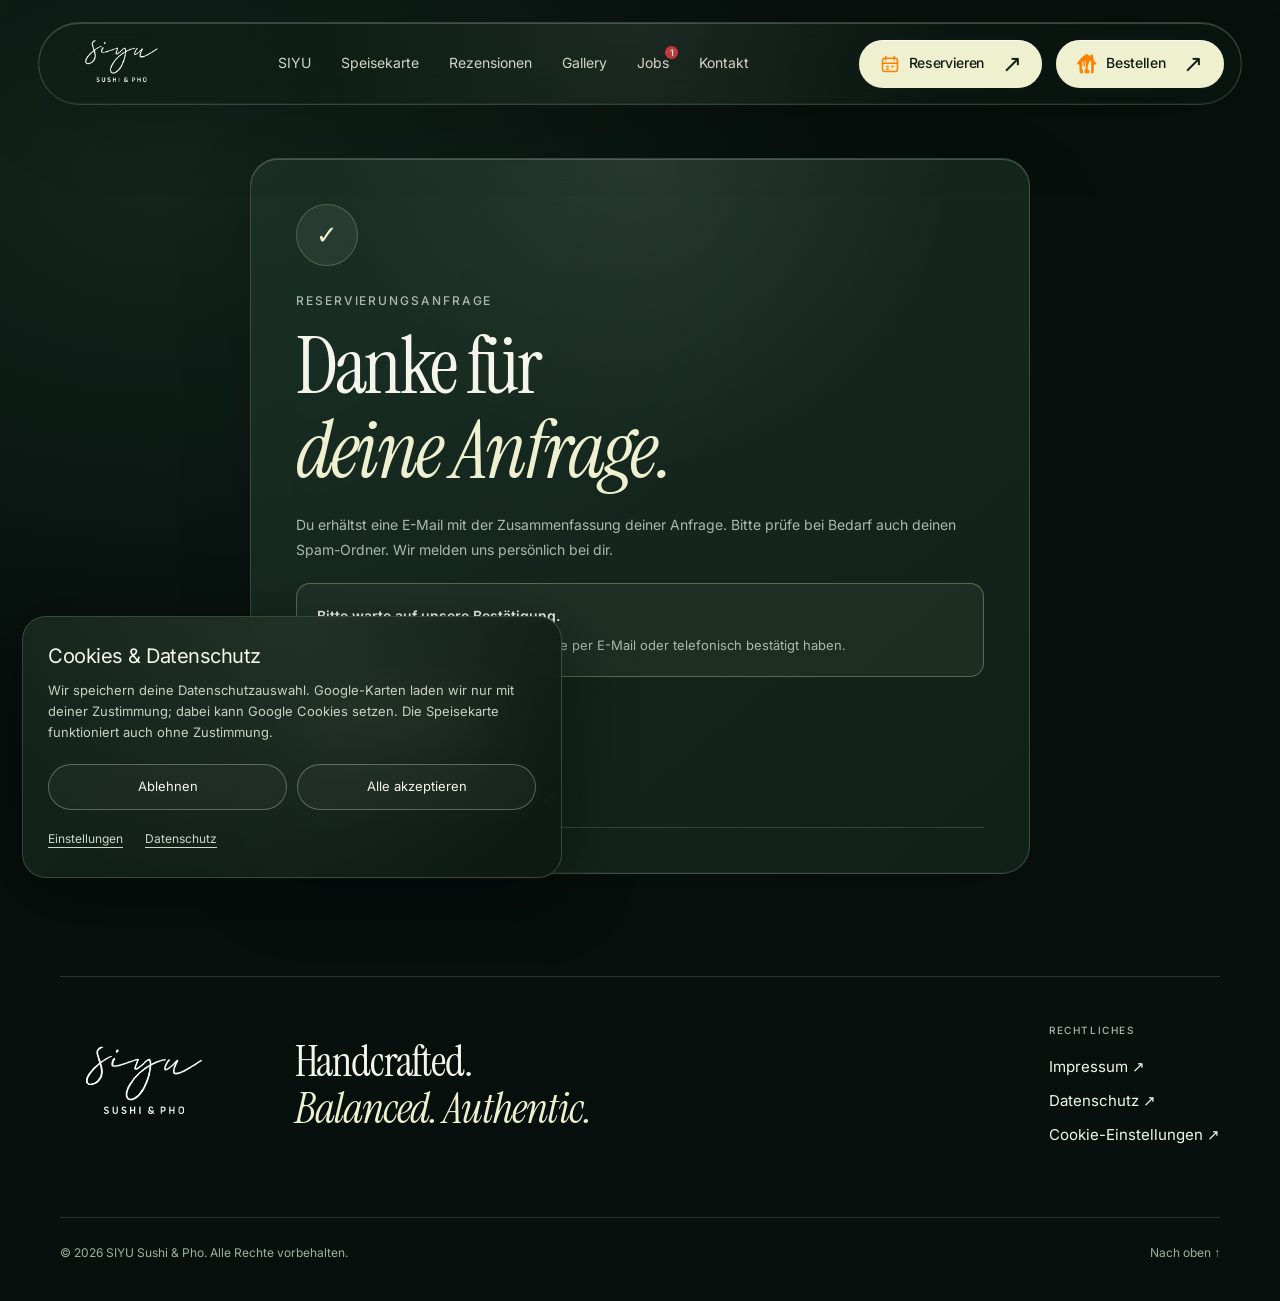
<file: reservierung-danke.html>
<!doctype html><html lang="de"><head><meta charset="utf-8"><meta name="viewport" content="width=device-width,initial-scale=1"><meta name="theme-color" content="#08120f"><meta name="description" content="Tisch bei SIYU Sushi & Pho in Höchst anfragen. Für bis zu 10 Personen – verbindlich nach persönlicher Bestätigung."><title>Danke für deine Anfrage — SIYU</title><link rel="icon" href="favicon.ico" sizes="any"><link rel="icon" type="image/png" sizes="96x96" href="assets/favicon-96.png"><link rel="icon" type="image/png" sizes="192x192" href="assets/favicon-192.png"><link rel="apple-touch-icon" sizes="180x180" href="assets/apple-touch-icon.png"><link rel="stylesheet" href="assets/fonts/fonts.css"><link rel="stylesheet" href="assets/jobs-base.css"><link rel="stylesheet" href="assets/jobs.css"><link rel="stylesheet" href="assets/job-notice.css"><link rel="canonical" href="https://siyu.at/reservierung-danke.html"><link rel="stylesheet" href="assets/reservation.css"></head><body class="jobs-page reservation-page" id="top"><a class="skip" href="#reservation-main">Zum Inhalt</a><header class="header glass"><a href="index.html#home" class="brand" aria-label="SIYU Startseite"><img src="assets/logo.png" alt="SIYU Sushi & Pho" width="640" height="400"></a><nav id="navigation" aria-label="Hauptnavigation"><a href="index.html#about">SIYU</a><a href="index.html#menu">Speisekarte</a><a href="index.html#reviews">Rezensionen</a><a href="gallery.html">Gallery</a><a href="jobs.html" aria-label="Jobs – 1 offene Stelle"><span class="jobs-nav-label">Jobs<span class="jobs-nav-badge" aria-hidden="true">1</span></span></a><a href="index.html#contact">Kontakt</a></nav><div class="header-actions"><a class="button button-primary compact reserve-button" href="reservieren.html"><span class="order-label"><svg class="calendar-icon" viewBox="0 0 24 24" fill="none" stroke="currentColor" stroke-width="1.8" stroke-linecap="round" stroke-linejoin="round" aria-hidden="true"><rect x="3" y="5" width="18" height="16" rx="3"/><path d="M7 3v4M17 3v4M3 11h18"/><path d="M8 15h2M14 15h2M8 18h2"/></svg>Reservieren</span><span aria-hidden="true">↗</span></a><a class="button button-primary compact" href="https://www.lieferando.at/speisekarte/siyu-sushi-pho-6973" target="_blank" rel="noopener"><span class="order-label"><img class="lieferando-icon" src="assets/lieferando.svg" alt="" aria-hidden="true">Bestellen</span><span>↗</span></a><button id="nav-toggle" class="icon-button" aria-label="Menü öffnen" aria-controls="navigation" aria-expanded="false">☰</button></div></header><main class="reservation-main reservation-thanks wrap" id="reservation-main"><section class="reservation-card glass reservation-success"><span class="reservation-success-icon" aria-hidden="true">✓</span><p class="eyebrow">RESERVIERUNGSANFRAGE</p><h1>Danke für<br><em>deine Anfrage.</em></h1><p>Du erhältst eine E-Mail mit der Zusammenfassung deiner Anfrage. Bitte prüfe bei Bedarf auch deinen Spam-Ordner. Wir melden uns persönlich bei dir.</p><div class="reservation-confirmation"><strong>Bitte warte auf unsere Bestätigung.</strong><p>Deine Reservation gilt erst, wenn wir sie per E-Mail oder telefonisch bestätigt haben.</p></div><a class="button button-primary" href="index.html">Zurück zu SIYU <span aria-hidden="true">↗</span></a><a class="reservation-phone" href="tel:+43557872886">Fragen? +43 5578 72886 ↗</a></section></main><footer class="wrap"><div class="footer-top"><img src="assets/logo.png" alt="SIYU Logo" width="640" height="400"><p>Handcrafted.<br><em>Balanced. Authentic.</em></p><div><span class="eyebrow">RECHTLICHES</span><button data-legal="impressum">Impressum ↗</button><button data-legal="datenschutz">Datenschutz ↗</button><button data-consent-settings>Cookie-Einstellungen ↗</button></div></div><div class="footer-bottom"><p>© 2026 SIYU Sushi & Pho. Alle Rechte vorbehalten.</p><a href="#top">Nach oben ↑</a></div></footer><dialog id="impressum" class="legal-dialog glass"><button class="dialog-close" data-close aria-label="Impressum schliessen">×</button><main><h1>Impressum</h1><div><section><h2>Betreiber</h2><p>SIYU Sushi &amp; Pho<br>Hauptstraße 29<br>6973 Höchst<br>Österreich</p></section><section><h2>Kontaktinformationen</h2><p>Telefon: <a href="tel:+43557872886">+43 5578 72886</a><br><br>Email: <a href="mailto:hello@siyu-restaurant.com">hello@siyu-restaurant.com</a></p></section><section><h2>Verantwortlich für den Inhalt</h2><p>SIYU Sushi &amp; Pho<br>Geschäftsführer: Thi-Oanh Hoang</p></section><section><h2>Haftungsausschluss</h2><p>Die Inhalte dieser Website werden mit größtmöglicher Sorgfalt erstellt. Für die Richtigkeit, Vollständigkeit und Aktualität der Inhalte können wir jedoch keine Gewähr übernehmen. Als Diensteanbieter sind wir für eigene Inhalte auf diesen Seiten verantwortlich.</p></section><section><h2>Haftung für Links</h2><p>Unsere Website enthält Links zu externen Websites. Für den Inhalt dieser externen Seiten sind wir nicht verantwortlich. Der Betreiber der verlinkten Seite ist allein verantwortlich für deren Inhalte.</p></section></div></main></dialog><dialog id="datenschutz" class="legal-dialog glass"><button class="dialog-close" data-close aria-label="Datenschutz schliessen">×</button><main><h1>Datenschutzerklärung</h1><div><section><h2>1. Datenschutz auf einen Blick</h2><p>Die Betreiber dieser Seiten nehmen den Schutz Ihrer persönlichen Daten sehr ernst. Wir behandeln Ihre personenbezogenen Daten vertraulich und entsprechend der gesetzlichen Datenschutzvorschriften sowie dieser Datenschutzerklärung.</p></section><section><h2>2. Allgemeine Hinweise</h2><p>Die folgenden Hinweise geben einen einfachen Überblick darüber, was mit Ihren personenbezogenen Daten geschieht, wenn Sie diese Website besuchen. Personenbezogene Daten sind alle Daten, mit denen Sie persönlich identifiziert werden können.</p></section><section><h2>3. Datenerfassung auf dieser Website</h2><h3>Wer ist verantwortlich für die Datenerfassung?</h3><p>Die Datenverarbeitung auf dieser Website erfolgt durch den Websitebetreiber. Dessen Kontaktdaten können Sie dem Impressum dieser Website entnehmen.</p><h3>Wie erfassen wir Ihre Daten?</h3><p>Ihre Daten werden zum einen dadurch erhoben, dass Sie uns diese mitteilen. Hierbei kann es sich z. B. um Daten handeln, die Sie in ein Kontaktformular eingeben.</p><h3>Wofür nutzen wir Ihre Daten?</h3><p>Ein Teil der Daten wird erhoben, um eine fehlerfreie Bereitstellung der Website zu gewährleisten. Andere Daten können zur Analyse Ihres Nutzerverhaltens verwendet werden.</p></section><section><h2>4. Ihre Rechte</h2><p>Sie haben das Recht, jederzeit Auskunft über die bezüglich Ihrer Person gespeicherten Daten zu erhalten. Sie haben außerdem das Recht, die Berichtigung, Sperrung oder Löschung dieser Daten zu verlangen.</p></section><section><h2>5. Kontakt</h2><p>Sollten Sie Fragen zum Datenschutz haben, kontaktieren Sie uns bitte unter:<br>SIYU Sushi &amp; Pho<br>Hauptstraße 29<br>6973 Höchst<br>Email: <a href="mailto:hello@siyu-restaurant.com">hello@siyu-restaurant.com</a><br>Telefon: <a href="tel:+43557872886">+43 5578 72886</a></p></section><section><h2>6. Externe Karten und Datenschutzeinstellungen</h2><p>Google Maps wird nur nach Ihrer Zustimmung zu externen Medien geladen. Dabei werden Verbindungsdaten wie die IP-Adresse an Google übermittelt; Google kann Cookies oder ähnliche Speichertechniken einsetzen. Ohne Zustimmung können Sie die Website und die Speisekarte weiterhin nutzen. Links zu Google, Instagram und Lieferando führen beim Anklicken zu den jeweiligen externen Anbietern.</p><p>Ihre Zustimmung oder Ablehnung wird für 180 Tage im lokalen Speicher Ihres Browsers (Local Storage) unter „siyu-privacy-v1“ gespeichert. Sie können Ihre Auswahl jederzeit über „Cookie-Einstellungen“ im Seitenfuss ändern oder widerrufen. Bei einem Widerruf werden die eingebetteten Karten entfernt und nicht erneut geladen. Bereits vom Anbieter gesetzte Cookies können Sie in Ihrem Browser löschen.</p><p>Schriftarten, Speisenbilder und das Hintergrundvideo werden von dieser Website bereitgestellt. Die Website bindet keine Analyse- oder Werbetracker ein.</p></section><section><h2>7. Bewerbungen</h2><p>Wenn du dich über unser Jobs-Formular bewirbst, werden deine Kontaktdaten, Angaben zur Bewerbung und ausgewählten PDF-Dateien über FormSubmit an hello@siyu-restaurant.com übermittelt. Der Dienst wird erst beim Absenden aufgerufen. FormSubmit hält Formularinhalte laut eigener Dokumentation für 30 Tage vor; hochgeladene Dateien sind nicht über dessen Archiv abrufbar. Auf der Versandseite kann eine Sicherheitsabfrage von Google reCAPTCHA erscheinen. Alternativ kannst du deine Bewerbung direkt per E-Mail senden. Bei Fragen zu deinen Bewerbungsdaten oder einem Löschwunsch erreichst du SIYU unter hello@siyu-restaurant.com. Weitere Informationen: <a href="https://formsubmit.co/privacy.pdf" target="_blank" rel="noopener">Datenschutzhinweise von FormSubmit</a>.</p></section><section><h2>Reservierungsanfragen</h2><p>Wenn du eine Reservierungsanfrage absendest, werden Name, E-Mail-Adresse, Telefonnummer, gewünschtes Datum, Uhrzeit, Personenanzahl und freiwillige Hinweise über FormSubmit an hello@siyu-restaurant.com übermittelt. FormSubmit wird erst beim Absenden aufgerufen; dabei kann eine Sicherheitsabfrage von Google reCAPTCHA erscheinen. Die Angaben dienen zur Bearbeitung und persönlichen Bestätigung deiner Anfrage. An deine angegebene E-Mail-Adresse wird eine automatische Zusammenfassung deiner Anfrage versendet; diese gilt noch nicht als Bestätigung der Reservation. FormSubmit hält Formularinhalte laut eigener Dokumentation für 30 Tage vor. Du kannst uns auch telefonisch unter +43 5578 72886 erreichen. Fragen zu deinen Daten oder einen Löschwunsch richtest du an hello@siyu-restaurant.com. <a href="https://formsubmit.co/privacy.pdf" target="_blank" rel="noopener">Datenschutzhinweise von FormSubmit</a>.</p></section></div></main></dialog><aside id="consent-banner" class="consent-banner glass" role="region" aria-labelledby="consent-title" hidden><h2 id="consent-title">Cookies &amp; Datenschutz</h2><p>Wir speichern deine Datenschutzauswahl. Google-Karten laden wir nur mit deiner Zustimmung; dabei kann Google Cookies setzen. Die Speisekarte funktioniert auch ohne Zustimmung.</p><div class="consent-actions"><button data-consent-reject>Ablehnen</button><button data-consent-accept>Alle akzeptieren</button></div><div class="consent-links"><button data-consent-settings>Einstellungen</button><button data-legal="datenschutz">Datenschutz</button></div></aside><dialog id="consent-dialog" class="consent-dialog glass" aria-labelledby="consent-settings-title"><button class="dialog-close" data-close aria-label="Datenschutzeinstellungen schliessen">×</button><h2 id="consent-settings-title">Deine Einstellungen.</h2><p>Du entscheidest, welche externen Inhalte geladen werden. Deine Auswahl kannst du jederzeit im Seitenfuss ändern.</p><div class="consent-option"><div><strong>Technisch notwendig</strong><p>Speichert deine Zustimmung oder Ablehnung für 180 Tage im Browser.</p></div><span>Immer aktiv</span></div><label class="consent-option" for="consent-media"><div><strong>Externe Medien · Google Maps</strong><p>Erlaubt die eingebetteten Karten. Google erhält Verbindungsdaten und kann Cookies setzen.</p></div><input type="checkbox" id="consent-media"></label><button id="consent-save" class="button button-primary consent-save">Auswahl speichern</button><div class="consent-actions"><button data-consent-reject>Alles ablehnen</button><button data-consent-accept>Alles akzeptieren</button></div></dialog><script>(()=>{'use strict';
const key='siyu-privacy-v1',ttl=180*24*60*60*1000;
let state={essential:true,externalMedia:false},hasChoice=false;
try{const saved=JSON.parse(localStorage.getItem(key));if(saved&&saved.version===1&&typeof saved.externalMedia==='boolean'&&Number.isFinite(saved.updatedAt)&&saved.updatedAt<=Date.now()&&Date.now()-saved.updatedAt<ttl){state.externalMedia=saved.externalMedia;hasChoice=true}}catch(_){}
const banner=document.querySelector('#consent-banner'),dialog=document.querySelector('#consent-dialog'),toggle=document.querySelector('#consent-media');
function updateFrames(){document.querySelectorAll('iframe[data-consent-src]').forEach(f=>{const enabled=state.externalMedia;f.hidden=!enabled;const placeholder=document.querySelector('[data-map-placeholder="'+f.id+'"]');if(placeholder)placeholder.hidden=enabled;if(!enabled){f.removeAttribute('src')}else if(f.id!=='google-frame'||document.querySelector('#google-dialog').open){if(!f.getAttribute('src'))f.setAttribute('src',f.dataset.consentSrc)}})}
function choose(externalMedia){state.externalMedia=Boolean(externalMedia);hasChoice=true;try{localStorage.setItem(key,JSON.stringify({version:1,essential:true,externalMedia:state.externalMedia,updatedAt:Date.now()}))}catch(_){}banner.hidden=true;updateFrames();if(dialog.open)dialog.close()}
function settings(){toggle.checked=state.externalMedia;if(!dialog.open)dialog.showModal()}
function activateMap(id){const f=document.getElementById(id);if(state.externalMedia&&f&&!f.getAttribute('src'))f.setAttribute('src',f.dataset.consentSrc);updateFrames()}
document.querySelectorAll('[data-consent-accept]').forEach(b=>b.addEventListener('click',()=>choose(true)));
document.querySelectorAll('[data-consent-reject]').forEach(b=>b.addEventListener('click',()=>choose(false)));
document.querySelectorAll('[data-consent-settings]').forEach(b=>b.addEventListener('click',settings));
document.querySelector('#consent-save').addEventListener('click',()=>choose(toggle.checked));
window.SiyuConsent={settings,activateMap,getState:()=>({...state})};
banner.hidden=hasChoice;updateFrames();
})();
</script><script type="module" src="assets/jobs-form.mjs"></script></body></html>
</file>
<file: assets/fonts/fonts.css>
@font-face {
  font-family: 'Instrument Serif';
  font-style: italic;
  font-weight: 400;
  font-display: swap;
  src: url(instrument-serif-italic.woff) format('woff');
}
@font-face {
  font-family: 'Instrument Serif';
  font-style: normal;
  font-weight: 400;
  font-display: swap;
  src: url(instrument-serif.woff) format('woff');
}
@font-face {
  font-family: 'Inter';
  font-style: normal;
  font-weight: 400;
  font-display: swap;
  src: url(inter-400.woff) format('woff');
}
@font-face {
  font-family: 'Inter';
  font-style: normal;
  font-weight: 500;
  font-display: swap;
  src: url(inter-500.woff) format('woff');
}
@font-face {
  font-family: 'Inter';
  font-style: normal;
  font-weight: 600;
  font-display: swap;
  src: url(inter-600.woff) format('woff');
}
</file>
<file: assets/job-notice.css>
.jobs-nav-label{position:relative;display:inline-block}.jobs-nav-badge{position:absolute;top:-7px;right:-10px;width:15px;height:15px;border-radius:50%;display:grid;place-items:center;background:#dc3e43;color:#fff;border:1px solid #15251a;font-size:9px;font-weight:600;line-height:1;letter-spacing:0;pointer-events:none}.hiring-note{display:flex;align-items:center;justify-content:space-between;gap:24px;margin-top:40px;padding:26px 30px;border-radius:24px}.hiring-note h3{font-family:'Instrument Serif',Georgia,serif;font-size:32px;font-weight:400;line-height:1.2;letter-spacing:-.025em}.hiring-note p{font-size:14px;line-height:1.6;color:var(--muted);margin-top:8px}.hiring-note .button{flex-shrink:0}@media(max-width:760px){.hiring-note{align-items:flex-start;flex-direction:column;gap:20px;padding:24px;margin-top:30px;border-radius:22px}.hiring-note h3{font-size:29px}.hiring-note p{font-size:13px}}@media(max-width:380px){.hiring-note{padding:21px}.hiring-note .button{width:100%}}

@media(min-width:761px) and (max-width:950px){#nav-toggle{display:grid}.header nav{display:none;position:absolute;top:90px;left:0;right:0;flex-direction:column;gap:10px;padding:24px 26px;background:#112017f5;border:1px solid var(--line);border-radius:26px;backdrop-filter:blur(24px)}.header nav.open{display:flex}.header nav a{font-size:17px;padding:8px 0}}
</file>
<file: assets/reservation.css>
/* Shared header: keep both primary guest actions visible at every screen size. */
.header-actions{flex-shrink:0}.header .reserve-button{white-space:nowrap}.header .calendar-icon{width:20px;height:20px;flex:none;color:#ff8000}.reservation-main{padding-top:158px;padding-bottom:92px}.reservation-heading h1{font-size:clamp(64px,7.3vw,108px);line-height:1.02;letter-spacing:-.04em;margin:17px 0 24px}.reservation-heading>p:last-child{font-size:17px;line-height:1.8;color:var(--muted)}.reservation-layout{display:grid;grid-template-columns:minmax(0,.82fr) minmax(0,1.18fr);gap:70px;align-items:start;margin-top:52px}.reservation-art{position:relative;overflow:hidden;border-radius:24px;aspect-ratio:1.4;background:#1d3026}.reservation-art img{width:100%;height:100%;object-fit:cover;filter:brightness(.72)}.reservation-art:after{content:'';position:absolute;inset:0;background:linear-gradient(transparent 30%,#07100d99)}.reservation-art>span{position:absolute;bottom:24px;left:25px;right:20px;font-family:'Instrument Serif',Georgia,serif;font-size:32px;line-height:1.1;z-index:1}.reservation-details{padding:30px 0}.reservation-details>div{display:flex;gap:16px;margin-top:23px}.reservation-details>div>span{font-size:11px;color:var(--cream);padding-top:3px}.reservation-details p{font-size:14px;line-height:1.8;color:var(--muted)}.reservation-details strong{display:block;font-weight:500;color:var(--text);margin-bottom:4px}.reservation-phone{display:flex;align-items:center;justify-content:space-between;font-size:20px;border-bottom:1px solid var(--line);padding:19px 0 13px;margin-top:12px;color:var(--cream)}.reservation-card{padding:36px;border-radius:28px;background:linear-gradient(140deg,#1e3329c9,#13251dc9);min-width:0}.reservation-card h2{font:48px/1.12 'Instrument Serif',Georgia,serif;letter-spacing:-.025em;margin:10px 0 14px}.reservation-intro{font-size:14px;line-height:1.7;color:var(--muted)}.reservation-intro>span{font-size:11px;display:block;margin-top:13px}.reservation-card fieldset{border:0;padding:0;margin:28px 0 0;min-width:0}.reservation-card legend{font-size:15px;font-weight:500;padding:0 0 16px;width:100%;border-bottom:1px solid var(--line);margin-bottom:18px}.reservation-card legend>span{color:var(--muted);font-size:11px;margin-right:10px}.reservation-fields{display:grid;grid-template-columns:repeat(2,minmax(0,1fr));gap:18px 14px}.reservation-fields>label{display:flex;flex-direction:column;gap:8px;font-size:12px;color:var(--text);min-width:0}.reservation-fields .full{grid-column:1/-1}.reservation-fields input,.reservation-fields select,.reservation-fields textarea{font:16px Inter,Arial,sans-serif;color:var(--text);background:#0d1b15a6;border:1px solid #e8ecd12b;border-radius:10px;padding:13px 12px;min-height:49px;width:100%;max-width:100%;min-width:0;box-sizing:border-box;color-scheme:dark;outline:none}.reservation-fields select{padding-right:20px}.reservation-fields select option{background:#11231a}.reservation-fields textarea{resize:vertical;line-height:1.5}.reservation-fields input::placeholder,.reservation-fields textarea::placeholder{color:#a4b3a18c;font-size:13px}.reservation-fields input:focus,.reservation-fields select:focus,.reservation-fields textarea:focus{border-color:#dee5b6;box-shadow:0 0 0 3px #dee5b614}.reservation-fields .optional{color:var(--muted);font-size:10px;margin-left:auto;margin-top:-22px}.reservation-field-hint{font-size:11px;color:var(--muted);margin-top:12px}.reservation-summary{margin-top:28px;padding:20px;border-radius:16px;border:1px solid #e9edcf26;background:#dbe3b908}.reservation-summary .eyebrow{font-size:9px;letter-spacing:.13em}.reservation-summary>p:nth-child(2){margin-top:10px;font-size:16px;line-height:1.6;color:var(--cream)}.reservation-summary small{display:block;font-size:11px;color:var(--muted);margin-top:7px}.reservation-consent{display:flex;align-items:start;gap:11px;margin-top:23px;font-size:11px;line-height:1.7;color:var(--muted)}.reservation-consent input{width:18px;height:18px;flex:0 0 18px;margin-top:2px;accent-color:#d7dfb4}.reservation-consent button{text-decoration:underline;text-underline-offset:3px;font:inherit;color:var(--cream)}.reservation-submit{width:100%;justify-content:space-between;margin-top:24px;min-height:54px;font-size:14px}.reservation-submit:disabled{opacity:.45;cursor:not-allowed}.reservation-submit-note{font-size:10px;text-align:center;line-height:1.6;color:var(--muted);margin-top:12px}.reservation-group-note,.reservation-confirmation{margin-top:20px;padding:20px;border:1px solid #dfd9ad55;background:#c9ce9110;border-radius:14px;font-size:14px;line-height:1.7}.reservation-group-note p,.reservation-confirmation p{color:var(--muted);font-size:13px;margin-top:7px}.reservation-group-note a:not(.button){color:var(--cream);text-decoration:underline}.reservation-group-note .button{margin-top:16px;min-height:42px;padding:10px 15px;font-size:12px}.reservation-preview-note{margin-top:18px;padding:12px 15px;border:1px dashed #dbe3b950;border-radius:10px;font-size:11px;line-height:1.6;color:#cbd9bd}.reservation-status{font-size:13px;color:#ffddbd;background:#6d402a33;padding:13px;border-radius:10px;margin-top:18px}.reservation-honey{position:absolute;left:-9999px;width:1px;height:1px;overflow:hidden}.reservation-success{padding-top:10px}.reservation-success>p:not(.eyebrow){font-size:14px;line-height:1.8;color:var(--muted);margin:20px 0}.reservation-success-icon{display:grid;place-items:center;width:62px;height:62px;background:#dbe3b914;border:1px solid #dbe3b93b;color:var(--cream);border-radius:50%;font-size:26px;margin-bottom:25px}.reservation-success h2{font-size:48px}.reservation-success .button{margin-top:12px;font-size:13px}.reservation-thanks{max-width:780px!important}.reservation-thanks h1{font-size:clamp(52px,7vw,80px);line-height:1.05;margin-top:14px}.reservation-thanks .reservation-card{padding:45px}.reservation-page [hidden]{display:none!important}
@media(max-width:1200px){.header nav{display:none;position:absolute;top:calc(100% + 10px);left:0;right:0;flex-direction:column;align-items:flex-start;gap:8px;padding:24px 26px;background:#112017fa;border:1px solid var(--line);border-radius:26px;backdrop-filter:blur(24px)}.header nav.open{display:flex}.header nav a{font-size:17px;padding:8px 0}#nav-toggle{display:grid}.reservation-layout{gap:35px}}
@media(max-width:760px){.header{padding-left:10px;padding-right:8px;gap:6px}.header .brand,.header .brand img{width:61px;height:44px}.header .brand{flex-shrink:0}.header .header-actions{gap:6px}.header .header-actions .button{min-height:42px;padding:10px 11px;font-size:11px;gap:7px}.header .header-actions .button span{font-size:14px}.header .header-actions .order-label{font-size:11px}.header .lieferando-icon{width:14px;height:14px}.header #nav-toggle{width:34px;height:42px;flex-shrink:0}.reservation-main{padding-top:123px;padding-bottom:55px}.reservation-heading h1{font-size:62px;margin-top:15px}.reservation-heading>p:last-child{font-size:15px}.reservation-layout{grid-template-columns:1fr;gap:28px;margin-top:30px}.reservation-card{padding:24px 20px;border-radius:22px;grid-row:1}.reservation-info{grid-row:2}.reservation-art{aspect-ratio:1.8}.reservation-details{padding-top:24px}.reservation-card h2{font-size:42px}.reservation-heading .eyebrow{font-size:9px}.reservation-fields{gap:18px 12px}.reservation-fields input,.reservation-fields select{padding:12px 9px;font-size:16px}.reservation-fields label{font-size:11px}.reservation-card fieldset{margin-top:25px}.reservation-summary{padding:17px}.reservation-thanks .reservation-card{padding:28px 22px}.reservation-thanks h1{font-size:56px}}
@media(max-width:350px){.header .brand,.header .brand img{width:44px}.header .header-actions{gap:4px}.header .header-actions .button{padding:9px 8px;gap:4px;font-size:10px}.header .header-actions .order-label{font-size:10px}.header #nav-toggle{width:29px}.header .lieferando-icon{display:none}.reservation-heading h1{font-size:53px}.reservation-card{padding:22px 16px}.reservation-fields{grid-template-columns:1fr}.reservation-fields .full{grid-column:auto}}

.reservation-mail-preview{border:1px solid var(--line);border-radius:12px;padding:16px;margin:22px 0;font-size:12px}.reservation-mail-preview summary{cursor:pointer;color:var(--cream)}.reservation-mail-preview pre{white-space:pre-wrap;overflow-wrap:anywhere;font:12px/1.8 Inter,sans-serif;color:var(--muted);margin-top:16px}

/* The same light action styling as Bestellen, with a calendar pictogram. */
@media(max-width:760px){.header .brand,.header .brand img{width:52px}.header .header-actions{gap:5px}.header .header-actions .button{padding:10px 9px;gap:5px}.header .order-label{gap:5px}.header .calendar-icon{width:15px;height:15px}}
@media(max-width:350px){.header .brand,.header .brand img{width:34px}.header .header-actions{gap:4px}.header .header-actions .button{padding:9px 7px;font-size:10px}.header .header-actions .order-label{font-size:10px;gap:4px}.header .calendar-icon{width:14px;height:14px}}

@media(max-width:760px){.header .header-actions .button .order-label{font-size:11px}.header .header-actions .button>span:last-child{font-size:12px}}
@media(max-width:350px){.header .header-actions .button .order-label{font-size:10px}}
</file>
<file: assets/jobs-base.css>
:root{--ink:#07100d;--jade:#172b23;--cream:#eef0d0;--text:#f5f5eb;--muted:#adb9ae;--line:rgba(237,244,225,.16);--scroll:0;--film-shift:0px;--ribbon-shift:0px}*,*:before,*:after{box-sizing:border-box}html{scroll-behavior:smooth;scroll-padding-top:130px}body{margin:0;background:var(--ink);color:var(--text);font-family:Inter,-apple-system,BlinkMacSystemFont,'Segoe UI',sans-serif;font-size:18px;line-height:1.6;-webkit-font-smoothing:antialiased;-moz-osx-font-smoothing:grayscale;overflow-x:hidden}body:has(dialog[open]){overflow:hidden}h1,h2,h3,h4,p{margin:0}h1,h2{font-family:'Instrument Serif',Georgia,serif;font-weight:400;letter-spacing:-.035em;line-height:1.02}h2{font-size:clamp(64px,6.9vw,104px)}h1 em,h2 em,footer em{font-weight:400;font-style:italic;color:var(--cream)}h3,h4{font-weight:500}a{color:inherit;text-decoration:none}button,input{font:inherit;color:inherit}button{border:0;background:none;cursor:pointer}button,a,input,summary{-webkit-tap-highlight-color:transparent}button:focus-visible,a:focus-visible,input:focus-visible,summary:focus-visible{outline:2px solid var(--cream);outline-offset:6px}img{display:block;max-width:100%}button[hidden],[hidden]{display:none!important}.wrap{width:calc(100% - 120px);max-width:1400px;margin:auto}.section{padding:130px 0;position:relative}.eyebrow{font-size:12px;font-weight:500;line-height:1.6;letter-spacing:.16em;text-transform:uppercase;color:var(--muted)}.button{position:relative;display:inline-flex;align-items:center;justify-content:space-between;gap:30px;padding:19px 27px;min-height:62px;white-space:nowrap;border-radius:100px;font-size:16px;font-weight:500;letter-spacing:-.025em;transition:transform .3s,background .3s,box-shadow .3s;transform:translate(var(--mx,0px),var(--my,0px));isolation:isolate}.button span{font-size:24px;line-height:1;transition:transform .3s}.button:hover span{transform:translate(3px,-3px)}.button:hover{box-shadow:0 8px 38px #0002}.button:active{scale:.98}.button-primary{background:var(--cream);color:#131c14;box-shadow:inset 0 1px 1px #fff9,0 0 24px #e9eccb06}.button-primary:hover{background:#fafce1}.compact{min-height:48px;padding:11px 21px;font-size:14px;gap:18px}.glass{background:linear-gradient(135deg,rgba(255,255,255,.105),rgba(255,255,255,.025));border:1px solid rgba(240,250,233,.18);backdrop-filter:blur(26px) saturate(145%);-webkit-backdrop-filter:blur(26px) saturate(145%);box-shadow:inset 0 1px 0 rgba(255,255,255,.2),inset 0 -1px 0 rgba(255,255,255,.045),0 20px 80px rgba(0,0,0,.12);position:relative}.glass:before{content:'';position:absolute;inset:0;border-radius:inherit;pointer-events:none;background:radial-gradient(450px circle at var(--gx,50%) var(--gy,0%),rgba(237,246,221,.075),transparent 70%)}.button.glass:hover{background-color:#ffffff0b}.icon-button{width:40px;height:40px;border-radius:50%;border:1px solid var(--line);display:grid;place-items:center;font-size:16px;transition:background .3s}.icon-button:hover{background:#ffffff15}.skip{position:fixed;top:-100px;left:20px;z-index:100;padding:15px;background:var(--cream);color:var(--ink)}.skip:focus{top:20px}.progress{position:fixed;top:0;left:0;height:2px;width:0;background:var(--cream);z-index:90}.world{position:fixed;inset:0;z-index:-1;overflow:hidden;background:#08130e;pointer-events:none}.film-underlay{position:absolute;inset:-50px;background:linear-gradient(90deg,#07100d 10%,#07100d00 80%),url('assets/film-poster.jpg') right center/cover no-repeat;filter:blur(30px);opacity:.17}.world video{position:absolute;right:0;top:-6%;width:58%;height:112%;object-fit:cover;object-position:50% 58%;transform:translateY(var(--film-shift)) scale(calc(1.02 + var(--scroll)*.025));opacity:0;filter:saturate(.8) contrast(1.03) brightness(.72);transition:opacity 1.2s;mask-image:linear-gradient(to right,transparent,#000 27%);-webkit-mask-image:linear-gradient(to right,transparent,#000 27%)}.world video.ready{opacity:calc(.92 - var(--scroll)*.64)}.film-shade{position:absolute;inset:0;background:linear-gradient(90deg,#08110e 0%,#08110ea8 35%,#08110e05 85%),linear-gradient(0deg,#08110e 0%,transparent 30%,#08110e44 100%)}#liquid{position:absolute;inset:0;width:100%;height:100%;opacity:.78}.grain{position:absolute;inset:0;opacity:.035;background-image:url("data:image/svg+xml,%3Csvg viewBox='0 0 160 160' xmlns='http://www.w3.org/2000/svg'%3E%3Cfilter id='n'%3E%3CfeTurbulence type='fractalNoise' baseFrequency='.8' numOctaves='3' stitchTiles='stitch'/%3E%3C/filter%3E%3Crect width='100%25' height='100%25' opacity='.5' filter='url(%23n)'/%3E%3C/svg%3E");mix-blend-mode:screen}.header{position:fixed;top:22px;left:38px;right:38px;z-index:50;border-radius:100px;display:flex;justify-content:space-between;align-items:center;gap:25px;padding:8px 17px 8px 30px;height:83px;background:linear-gradient(135deg,#111e17a6,#151d1747);transition:background .4s,top .4s}.header.scrolled{background:linear-gradient(135deg,#15261de0,#111a14b3);top:12px}.brand{width:100px;height:62px;display:flex;align-items:center}.brand img{width:100px;height:62px;object-fit:contain}.header nav{display:flex;gap:30px}.header nav a{font-size:14px;position:relative;padding:10px 0;opacity:.85;transition:opacity .2s}.header nav a:after{content:'';position:absolute;left:0;bottom:4px;width:0;height:1px;background:var(--cream);transition:width .3s}.header nav a:hover{opacity:1}.header nav a:hover:after{width:100%}.header-actions{display:flex;gap:14px;align-items:center}#nav-toggle{display:none}.hero{min-height:870px;height:110svh;max-height:1200px;position:relative;display:flex;align-items:center}.hero-content{padding:160px 0 140px}.hero h1{font-size:clamp(94px,9.9vw,152px);line-height:.96;letter-spacing:-.042em;margin:34px 0 42px;text-shadow:0 10px 60px #0005;max-width:800px}.hero .eyebrow{display:flex;align-items:center;gap:12px;color:#dfebd7}.status-dot{display:inline-block;width:6px;height:6px;background:#dbe6b1;border-radius:50%;box-shadow:0 0 14px #cbd8a465;flex:none}.hero-actions{display:flex;gap:13px;align-items:center}.film-caption{position:absolute;right:7%;bottom:24%;border-radius:100px;display:flex;align-items:center;gap:13px;padding:13px 22px;font-size:12px;background:#111b1470;animation:float 6s ease-in-out infinite}.film-lines{display:flex;gap:3px;height:14px;align-items:center;margin-left:10px}.film-lines i{width:2px;height:6px;background:var(--cream);animation:bars 1.5s ease-in-out infinite}.film-lines i:nth-child(2){animation-delay:.3s}.film-lines i:nth-child(3){animation-delay:.6s}@keyframes bars{50%{height:14px}}@keyframes float{50%{translate:0 -9px}}.hero-bottom{position:absolute;bottom:42px;left:0;right:0;display:grid;grid-template-columns:1fr 1.3fr auto;gap:30px;border-top:1px solid var(--line);padding-top:28px;align-items:center}.hero-bottom .eyebrow{font-size:10px;margin-bottom:10px;color:#9eb09e}.hero-bottom strong{font-weight:400;font-size:14px}.scroll-cue{display:flex;align-items:center;gap:20px;font-size:12px}.scroll-cue i{font-style:normal;font-size:25px;animation:float 3s ease-in-out infinite}.story{display:grid;grid-template-columns:.9fr 1.1fr;gap:100px;align-items:start;padding-top:160px}.story h2{margin:22px 0 42px}.story .button{font-size:14px;padding:15px 23px;min-height:56px}.story-text{font-size:clamp(24px,2.15vw,32px);line-height:1.6;font-weight:400;letter-spacing:-.035em}.story-word{color:#eff4e342;transition:color .45s}.story-word.lit{color:#f0f3e8}.story-signature{margin-top:36px;display:flex;align-items:center;gap:26px}.story-signature img{width:95px;height:64px;object-fit:contain}.story-signature span{font-size:13px;color:var(--muted)}.word-ribbon{overflow:hidden;padding:35px 0;border-top:1px solid #ffffff08;border-bottom:1px solid #ffffff08}.word-ribbon>span{display:block;white-space:nowrap;transform:translateX(var(--ribbon-shift));font-family:'Instrument Serif',Georgia,serif;font-size:clamp(60px,6vw,94px);line-height:1.2;color:#dfe9d87a;letter-spacing:-.025em}.word-ribbon i{color:var(--cream)}.word-ribbon b{font-size:.5em;vertical-align:middle;font-weight:400;margin:0 35px;color:#d1ddbc66}.section-heading{display:flex;align-items:flex-end;justify-content:space-between;gap:40px;margin-bottom:60px}.section-heading .eyebrow{margin-bottom:22px}.menu-shell{border-radius:32px;padding:40px;background:linear-gradient(135deg,#ffffff0c,#ffffff03)}.menu-toolbar{display:flex;align-items:center;justify-content:space-between;gap:25px;padding-bottom:30px}.menu-toolbar h3{font-size:28px;letter-spacing:-.035em}.search{display:flex;align-items:center;gap:13px;border:1px solid var(--line);padding:14px 19px;border-radius:100px;background:#07100d30;max-width:330px}.search svg{width:19px;height:19px;flex:none;color:var(--muted)}.search input{border:0;background:transparent;width:100%;outline:none;font-size:15px}.search input::placeholder{color:#a5b0a4}.category-list{display:flex;gap:8px;flex-wrap:wrap;padding:0 0 34px;border-bottom:1px solid var(--line)}.category{position:relative;display:flex;align-items:center;gap:10px;padding:12px 18px;border-radius:100px;border:1px solid #ffffff10;background:#ffffff03;font-size:11px;letter-spacing:.015em;color:#b2bfb0;transition:color .3s,background .3s,transform .3s}.category small{font-size:10px;opacity:.5}.category[aria-pressed=true]{background:var(--cream);color:var(--ink);border-color:var(--cream);box-shadow:0 0 22px #edf0d012}.category:hover{transform:translateY(-2px);background:#ffffff10}.category[aria-pressed=true]:hover{background:var(--cream)}.category-heading{display:flex;justify-content:space-between;gap:20px;margin:30px 0 0;align-items:center}.category-heading h4{font-size:15px;letter-spacing:.08em}.category-heading>span{font-size:12px;color:var(--muted)}.dish-list{display:grid;grid-template-columns:1fr 1fr;gap:0 50px}.dish{display:flex;justify-content:space-between;gap:22px;padding:28px 0;border-bottom:1px solid #ffffff12;animation:dishIn .55s both;min-height:160px}.dish h3{font-size:21px;line-height:1.35;letter-spacing:-.035em}.dish p{font-size:16px;line-height:1.65;color:#aab8a8;margin-top:9px;max-width:400px}.allergens{display:block;font-size:11px;letter-spacing:.1em;color:#8d9e8c;margin-top:12px}.price{font-size:18px;color:var(--cream);white-space:nowrap;line-height:1.6}.legend{margin-top:35px}.legend summary{list-style:none;cursor:pointer;display:flex;justify-content:space-between;font-size:16px;padding:10px 0}.legend summary::-webkit-details-marker{display:none}.legend summary span{font-size:25px;transition:transform .3s}.legend[open] summary span{transform:rotate(45deg)}.legend-grid{display:grid;grid-template-columns:1fr 1fr;gap:18px 30px;padding-top:20px;font-size:14px;color:var(--muted)}.legend-grid span{color:var(--cream);font-weight:600}#empty{padding-top:32px}.review-section{padding-top:65px}.text-link{display:inline-flex;align-items:center;gap:25px;padding:14px 0;border-bottom:1px solid var(--line);font-size:15px}.text-link span{font-size:22px}.review-layout{display:grid;grid-template-columns:.8fr 1.2fr;gap:35px;align-items:stretch}.review-orb{overflow:hidden;border-radius:32px;min-height:400px;text-align:center;display:flex;flex-direction:column;align-items:center;justify-content:center;padding:34px;isolation:isolate;background:linear-gradient(135deg,#dbe6b514,#99bea803)}.google-g{font-family:Arial,sans-serif;font-size:35px;font-weight:600;color:var(--cream)}.review-number{font-family:'Instrument Serif',Georgia,serif;font-size:136px;line-height:1.05;color:var(--cream);margin-top:13px;font-variant-numeric:tabular-nums;position:relative;z-index:1}.review-label{font-size:18px;letter-spacing:-.03em;position:relative;z-index:1}.orb-action{display:flex;align-items:center;gap:40px;margin-top:27px;font-size:13px;position:relative;z-index:1;color:#b5c3ae}.orb-action i{font-style:normal;font-size:25px;color:var(--cream)}.orbit{position:absolute;border:1px solid #e7efbe1a;border-radius:50%;width:100%;height:65%;top:18%;left:0;transform:rotate(-35deg);z-index:-1;animation:orbit 18s ease-in-out infinite alternate}.orbit-two{transform:rotate(35deg);width:70%;height:98%;left:15%;top:0;animation-delay:-8s}@keyframes orbit{to{transform:rotate(60deg) scale(1.1)}}.review-tabs{padding:7px;border-radius:100px;display:flex;gap:5px;margin-bottom:17px}.review-tabs button{flex:1;padding:13px 15px;border-radius:100px;font-size:14px;color:#b5c1b2;transition:background .3s,color .3s}.review-tabs button[aria-selected=true]{background:var(--cream);color:var(--ink);box-shadow:0 4px 20px #0002}.review-panels{border-radius:28px;min-height:325px;padding:34px 40px}.review-panels [role=tabpanel]{position:relative;animation:dishIn .45s}.panel-symbol{position:absolute;right:0;top:-25px;font-family:Georgia,serif;font-size:125px;color:#eef0d027;line-height:1;pointer-events:none}.small-symbol{font-size:90px;top:-8px}.review-panels h3{font-family:'Instrument Serif',Georgia,serif;font-size:42px;line-height:1.05;max-width:420px;letter-spacing:-.025em;padding:20px 0 15px}.review-panels p{font-size:17px;color:var(--muted);padding-bottom:28px}.review-panels .button{font-size:14px;min-height:55px;padding:15px 22px}.tilt{transform:perspective(1200px) rotateX(var(--rx,0deg)) rotateY(var(--ry,0deg));transition:transform .3s}.contact{padding-top:90px}.contact-grid{display:grid;grid-template-columns:1fr 1fr;gap:28px}.contact-details,.hours{padding:34px;border-radius:28px}.contact-details>div{padding:20px 0;border-bottom:1px solid #ffffff12}.contact-details>div:last-child{border-bottom:0}.contact-details .eyebrow{display:block;font-size:10px;margin-bottom:11px}.contact-details a{display:flex;align-items:center;justify-content:space-between;gap:15px;font-size:18px;letter-spacing:-.02em;line-height:1.5}.contact-details a span{color:var(--cream)}.hours h3{font-family:'Instrument Serif',Georgia,serif;font-size:36px;letter-spacing:-.025em;margin-bottom:20px}.hours-row{display:flex;justify-content:space-between;gap:20px;padding:15px 0;border-bottom:1px solid #ffffff12;font-size:15px}.hours-row:last-child{border:0}.hours-row>span:last-child{color:var(--cream);text-align:right}.hours-row:first-of-type>span:last-child{color:#94a48f}.location{padding:34px;border-radius:28px;margin-top:28px}.location-title{display:flex;justify-content:space-between;gap:25px;align-items:center;margin-bottom:26px}.location-title .eyebrow{font-size:11px;margin-bottom:10px}.location-title h3{font-family:'Instrument Serif',Georgia,serif;font-size:35px;line-height:1.2;letter-spacing:-.025em}.location iframe{width:100%;height:350px;border:0;border-radius:18px;filter:saturate(.5) brightness(.8)}.map-address{font-size:13px;color:var(--muted);margin-top:17px}footer{padding-top:10px;position:relative}.footer-top{display:grid;grid-template-columns:160px 1fr auto;gap:75px;align-items:center;padding:45px 0 70px;border-top:1px solid var(--line)}.footer-top>img{width:160px;height:106px;object-fit:contain}.footer-top>p{font-family:'Instrument Serif',Georgia,serif;font-size:43px;line-height:1.1;letter-spacing:-.025em}.footer-top>div{display:flex;flex-direction:column;align-items:start;gap:10px;font-size:15px}.footer-top button{padding:0}.footer-top>div .eyebrow{font-size:10px;margin-bottom:7px}.footer-bottom{display:flex;justify-content:space-between;gap:25px;font-size:12px;color:#9fb19b;padding:25px 0 38px;border-top:1px solid var(--line)}dialog{color:var(--text);border-radius:30px;background-color:#112019e8!important;width:min(900px,calc(100vw - 30px));max-height:90svh;padding:60px;border:1px solid #ffffff30}dialog::backdrop{background:#020905c7;backdrop-filter:blur(15px)}.dialog-close{position:absolute;right:20px;top:16px;width:42px;height:42px;font-size:30px;border-radius:50%;border:1px solid var(--line);line-height:1}.legal-dialog main h1{font-size:48px;margin-bottom:40px}.legal-dialog section{margin-top:30px}.legal-dialog h2{font-family:Inter,sans-serif;font-size:22px;line-height:1.4;letter-spacing:-.02em;margin-bottom:13px}.legal-dialog h3{font-size:18px;margin:18px 0 10px}.legal-dialog p{font-size:16px;line-height:1.85;color:var(--muted)}.legal-dialog a{color:var(--cream);text-decoration:underline}.google-dialog{width:min(1050px,calc(100vw - 30px));padding:50px 35px 30px}.google-dialog-heading{display:flex;align-items:center;gap:22px;margin-bottom:30px}.google-dialog-heading .google-g{font-size:48px}.google-dialog-heading h2{font-size:36px;line-height:1.2;margin-top:8px}.google-dialog iframe{width:100%;height:45svh;border:0;border-radius:18px}.google-dialog-actions{display:flex;gap:14px;margin-top:25px;flex-wrap:wrap}.google-dialog-actions .button{font-size:14px;padding:16px 22px;min-height:54px}.js-motion .reveal{opacity:0;translate:0 28px;transition:opacity 1s,translate 1s}.js-motion .reveal.visible{opacity:1;translate:0 0}.entrance{animation:entrance 1.3s both}.hero h1.entrance{animation-delay:.1s}.hero-actions.entrance{animation-delay:.25s}@keyframes entrance{from{opacity:0;transform:translateY(30px);filter:blur(6px)}to{opacity:1;transform:none;filter:blur(0)}}@keyframes dishIn{from{opacity:0;transform:translateY(12px)}to{opacity:1;transform:none}}.paused{scroll-behavior:auto}.paused *,.paused *:before,.paused *:after{animation:none!important;transition:none!important}.paused .reveal{opacity:1;translate:0 0}.paused .story-word{color:var(--text)}
@media(min-width:1600px){.world video{width:54%;object-position:50% 53%}.hero-content{padding-left:0}.hero h1{font-size:155px}.header{max-width:1560px;margin:auto}.hero{max-height:1280px}.film-caption{right:12%}}
@media(max-width:1100px){.wrap{width:calc(100% - 70px)}.header{left:22px;right:22px;padding-left:23px}.header nav{gap:22px}.header nav a{font-size:13px}.hero h1{font-size:105px}.hero{min-height:800px}.hero-content{padding-top:130px}.film-caption{right:5%;bottom:20%}.story{gap:55px}.story-text{font-size:26px}.menu-shell{padding:30px}.dish-list{gap:0 30px}.dish h3{font-size:19px}.dish p{font-size:15px}.review-layout{grid-template-columns:.85fr 1.15fr;gap:22px}.review-panels{padding:30px}.review-panels h3{font-size:36px}.review-orb{min-height:385px}.contact-details,.hours{padding:28px}.contact-details a{font-size:16px}.hours-row{font-size:13px}.section{padding:100px 0}.review-section{padding-top:45px}.footer-top{gap:45px}.hero-bottom strong{font-size:12px}}
@media(max-width:760px){html{scroll-padding-top:105px}.wrap{width:calc(100% - 36px)}body{font-size:16px}.header{top:12px;left:12px;right:12px;height:72px;padding:5px 10px 5px 18px;gap:10px;border-radius:40px}.header.scrolled{top:8px}.brand{width:76px;height:48px}.brand img{width:76px;height:48px}.header nav{display:none;position:absolute;top:79px;left:0;right:0;flex-direction:column;gap:10px;padding:24px 26px;background:#112017f5;border:1px solid var(--line);border-radius:26px;backdrop-filter:blur(24px)}.header nav.open{display:flex}.header nav a{font-size:17px;padding:8px 0}.header-actions{gap:7px}.icon-button{width:32px;height:32px;font-size:14px}#nav-toggle{display:grid}.compact{min-height:40px;padding:10px 14px;font-size:12px;gap:10px}.compact span{font-size:20px}.world video{width:100%;height:115%;top:-5%;object-fit:cover;object-position:50% 50%;mask-image:none;-webkit-mask-image:none;filter:saturate(.8) contrast(1.04) brightness(.67)}.film-shade{background:linear-gradient(0deg,#07100d 0%,#07100d25 60%,#07100d55 100%),linear-gradient(90deg,#07100d66,#07100d05)}.film-underlay{opacity:.1}.hero{height:105svh;min-height:780px;max-height:980px;align-items:start}.hero-content{padding:155px 0 180px}.hero .eyebrow{font-size:10px;letter-spacing:.13em;gap:9px}.hero h1{font-size:clamp(66px,13.8vw,102px);line-height:1.02;letter-spacing:-.045em;margin:31px 0 34px}.hero-actions{gap:10px;flex-wrap:wrap}.button{font-size:14px;gap:17px;padding:16px 20px;min-height:56px}.button span{font-size:21px}.film-caption{right:18px;bottom:215px;padding:10px 17px;font-size:10px}.hero-bottom{bottom:30px;display:grid;grid-template-columns:1fr auto;gap:20px;padding-top:23px}.hero-bottom>a:nth-child(2){grid-column:1;grid-row:2}.hero-bottom .eyebrow{font-size:9px;margin-bottom:5px}.hero-bottom strong{font-size:12px;font-weight:400}.scroll-cue{grid-column:2;grid-row:1/3;writing-mode:vertical-rl;font-size:10px;gap:12px}.scroll-cue i{writing-mode:horizontal-tb;font-size:22px}.section{padding:76px 0}h2{font-size:62px}.eyebrow{font-size:10px}.story{grid-template-columns:1fr;gap:42px}.story h2{margin:18px 0 28px}.story .button{font-size:13px;padding:14px 21px;min-height:52px}.story-text{font-size:25px;line-height:1.65;letter-spacing:-.035em}.story-signature{gap:18px;margin-top:24px}.story-signature img{width:75px;height:52px}.story-signature span{font-size:11px;max-width:175px}.word-ribbon{padding:25px 0}.word-ribbon>span{font-size:59px}.word-ribbon b{margin:0 22px}.section-heading{align-items:start;gap:20px;margin-bottom:35px;flex-direction:column}.section-heading .eyebrow{margin-bottom:17px}.section-heading>.button{min-height:51px;padding:14px 22px;font-size:13px}.menu-shell{padding:24px 20px;border-radius:25px}.menu-toolbar{gap:20px;flex-wrap:wrap;padding-bottom:24px}.menu-toolbar h3{font-size:25px}.search{width:100%;max-width:none;padding:12px 17px}.search input{font-size:14px}.category-list{flex-wrap:nowrap;overflow:auto;gap:7px;margin-right:-20px;padding-right:20px;padding-bottom:24px;scrollbar-width:none}.category{flex-shrink:0;font-size:10px;padding:12px 16px}.category small{display:none}.category-heading{margin-top:24px;gap:12px}.category-heading h4{font-size:12px;letter-spacing:.04em}.category-heading>span{font-size:10px}.dish-list{display:block}.dish{padding:24px 0;min-height:0;gap:17px}.dish h3{font-size:20px;line-height:1.35}.dish p{font-size:15px}.price{font-size:16px}.allergens{font-size:10px;margin-top:10px}.legend{margin-top:27px}.legend summary{font-size:14px}.legend-grid{grid-template-columns:1fr;font-size:13px;gap:14px}.review-section{padding-top:35px}.review-section .text-link{font-size:13px;gap:20px}.review-layout{grid-template-columns:1fr;gap:22px}.review-orb{min-height:340px;padding:25px;border-radius:28px}.review-number{font-size:118px}.review-label{font-size:17px}.orb-action{margin-top:18px}.review-tabs{padding:6px;gap:0}.review-tabs button{font-size:12px;padding:12px 9px}.review-panels{padding:27px;min-height:300px;border-radius:26px}.review-panels h3{font-size:37px}.review-panels p{font-size:16px}.review-panels .button{font-size:13px;gap:16px;padding:14px 20px}.contact-grid{grid-template-columns:1fr;gap:20px}.contact-details,.hours{padding:25px;border-radius:26px}.contact-details a{font-size:16px}.contact-details .eyebrow{font-size:9px}.hours h3{font-size:33px}.hours-row{font-size:12px;padding:14px 0}.location{padding:23px;border-radius:26px;margin-top:20px}.location-title{align-items:start;flex-direction:column;gap:20px}.location-title h3{font-size:30px}.location-title .eyebrow{font-size:9px}.location-title .button{font-size:13px;min-height:48px;padding:12px 20px}.location iframe{height:300px;border-radius:15px}.map-address{font-size:11px}.footer-top{grid-template-columns:1fr auto;gap:22px;padding:38px 0 45px}.footer-top>img{width:120px;height:80px}.footer-top>p{grid-column:1/3;grid-row:2;font-size:36px}.footer-top>div{font-size:13px;gap:8px}.footer-top>div .eyebrow{font-size:9px}.footer-bottom{flex-direction:column;gap:14px;font-size:10px;padding:24px 0 30px}dialog{padding:60px 24px 28px;border-radius:26px}.legal-dialog main h1{font-size:37px;overflow-wrap:anywhere}.legal-dialog h2{font-size:20px}.legal-dialog p{font-size:15px}.google-dialog{padding:60px 22px 24px}.google-dialog-heading{gap:15px;align-items:start}.google-dialog-heading .google-g{font-size:38px}.google-dialog-heading h2{font-size:29px}.google-dialog-heading .eyebrow{font-size:9px}.google-dialog iframe{height:40svh;border-radius:14px}.google-dialog-actions{gap:12px}.google-dialog-actions .button{font-size:12px;padding:15px 18px;gap:17px;width:100%}.tilt{transform:none}}
@media(prefers-reduced-motion:reduce){html{scroll-behavior:auto}*,*:before,*:after{animation:none!important;transition:none!important}.js-motion .reveal{opacity:1;translate:0 0}.story-word{color:var(--text)}.world video{display:none}#liquid{opacity:.35}}
@supports not (backdrop-filter:blur(1px)){.glass{background:#17271fef}.header{background:#132119ef}}
.world{z-index:0}main,footer{position:relative;z-index:1}
/* Review refinements: preserve a clear gap between actions and the information rule. */
.hero{display:flex;flex-direction:column;align-items:stretch;justify-content:center;height:auto;min-height:100svh;max-height:none;padding-top:130px}
.hero-content{flex:1;padding:65px 0 90px}
.hero h1{margin-top:15px}
.hero-bottom{position:relative;bottom:auto;left:auto;right:auto;flex:none;padding:30px 0 45px;margin-top:0}
.film-caption{bottom:205px}
.word-ribbon{padding:22px 0}
.word-ribbon>span{font-size:clamp(36px,3.3vw,52px)}
.word-ribbon b{margin:0 24px}
.rating-out-of{font-family:Inter,sans-serif;font-size:25px;color:var(--muted);letter-spacing:-.04em}
.rating-stars{font-size:23px;letter-spacing:.15em;color:var(--cream);margin:12px 0 15px;line-height:1}
.review-rating-line{color:var(--cream);font-weight:500}
.review-number{font-size:110px}
@media(prefers-reduced-motion:reduce){.world video{display:block!important}}
@media(max-width:1100px){.hero-content{padding-top:55px;padding-bottom:85px}.hero h1{font-size:100px}}
@media(max-width:760px){.hero{height:auto;min-height:100svh;max-height:none;padding-top:110px}.hero-content{padding:40px 0 85px}.hero h1{font-size:clamp(66px,13.8vw,102px);margin:20px 0 34px}.hero-bottom{position:relative;bottom:auto;padding-top:25px;padding-bottom:35px}.film-caption{bottom:230px}.word-ribbon>span{font-size:38px}.word-ribbon{padding:18px 0}.word-ribbon b{margin:0 18px}.review-number{font-size:102px}.rating-out-of{font-size:22px}}
.button .order-label{display:inline-flex;align-items:center;gap:9px;font-size:inherit;line-height:1.2}.button:hover .order-label{transform:none}.lieferando-icon{width:20px;height:20px;object-fit:contain;flex:none}@media(max-width:760px){.lieferando-icon{width:18px;height:18px}.button .order-label{gap:7px}}/* Compact menu photography; fixed dimensions avoid layout shifts. */
.dish.has-photo{display:grid;grid-template-columns:84px minmax(0,1fr) auto;gap:16px;align-items:start}.dish-photo{width:84px;height:76px;object-fit:contain;background:#1b1713;border:1px solid #ffffff22;border-radius:13px;margin-top:2px}.dish-copy{min-width:0}.dish.has-photo h3,.dish.has-photo p{overflow-wrap:anywhere}.dish.has-photo .price{white-space:nowrap;font-variant-numeric:tabular-nums}.dish.has-photo.photo-unavailable{grid-template-columns:minmax(0,1fr) auto}.menu-photo-note{font-size:12px;line-height:1.7;color:var(--muted);margin-top:24px;max-width:600px}
@media(min-width:761px) and (max-width:1100px){.dish-list{grid-template-columns:1fr}.dish.has-photo{grid-template-columns:84px minmax(0,1fr) auto}}
@media(max-width:760px){.dish.has-photo{grid-template-columns:72px minmax(0,1fr) auto;gap:14px}.dish-photo{width:72px;height:68px;border-radius:11px}.dish.has-photo h3{font-size:19px}.menu-photo-note{font-size:11px}}
@media(max-width:480px){.dish.has-photo{grid-template-columns:64px minmax(0,1fr);gap:8px 14px}.dish-photo{width:64px;height:64px;grid-row:1 / span 2}.dish.has-photo .price{grid-column:2;justify-self:start}.dish.has-photo h3{font-size:18px}.dish.has-photo p{font-size:14px;margin-top:7px}.dish.has-photo.photo-unavailable{grid-template-columns:minmax(0,1fr)}.dish.has-photo.photo-unavailable .price{grid-column:1}}

.dish-visual{width:84px;position:relative;align-self:start;padding:0;cursor:zoom-in;border-radius:12px}.dish-visual:hover .dish-photo{box-shadow:0 0 0 2px #eef0d055}.dish-photo-label{position:absolute;bottom:5px;right:4px;background:#101a14e6;color:#f2f4e9;border:1px solid #ffffff22;border-radius:5px;font-size:10px;line-height:1.6;padding:1px 5px;letter-spacing:.01em;pointer-events:none}.menu-photo-note{margin:0 0 24px;max-width:900px}.map-consent-placeholder{height:350px;border:1px solid var(--line);border-radius:18px;padding:28px;background:#14241a80;display:flex;flex-direction:column;justify-content:center;align-items:center;text-align:center;gap:14px}.map-consent-placeholder>span{font-size:28px;color:var(--cream)}.map-consent-placeholder h3{font-size:24px!important;line-height:1.3}.map-consent-placeholder p{font-size:14px;color:var(--muted);max-width:340px}.map-consent-placeholder>div{display:flex;flex-wrap:wrap;justify-content:center;align-items:center;gap:16px}.map-consent-placeholder .button{font-size:13px;padding:12px 18px;min-height:46px;gap:12px}.map-consent-placeholder .text-link{font-size:12px}.google-dialog .map-consent-placeholder{height:45svh;min-height:280px}.consent-banner{position:fixed;bottom:22px;left:22px;width:min(540px,calc(100vw - 44px));padding:25px;z-index:80;border-radius:24px;background:linear-gradient(135deg,#14261df5,#0e1913f5);box-shadow:0 15px 70px #0006}.consent-banner h2{font-family:Inter,sans-serif;font-size:20px;letter-spacing:-.025em;line-height:1.4}.consent-banner p{font-size:13px;line-height:1.65;color:#c6d0c2;margin-top:10px}.consent-actions{display:grid;grid-template-columns:1fr 1fr;gap:10px;margin-top:20px}.consent-actions button{min-height:46px;padding:11px 15px;border:1px solid #edf2df50;border-radius:100px;font-size:13px;color:var(--text);background:#ffffff09}.consent-actions button:hover{background:#ffffff16}.consent-links{display:flex;gap:22px;margin-top:15px}.consent-links button{font-size:12px;text-decoration:underline;text-underline-offset:4px;color:#ccd8c8;padding:4px 0}.consent-dialog{width:min(570px,calc(100vw - 28px));max-height:90svh;overflow:auto;padding:38px;border-radius:26px;background:#122219f7;color:var(--text)}.consent-dialog::backdrop{background:#0009;backdrop-filter:blur(5px)}.consent-dialog h2{font-size:38px;line-height:1.15;padding-right:25px}.consent-dialog>p{font-size:14px;color:var(--muted);margin-top:16px}.consent-option{display:flex;align-items:center;justify-content:space-between;gap:20px;padding:23px 0;border-bottom:1px solid var(--line)}.consent-option strong{font-size:15px;font-weight:500}.consent-option p{font-size:12px;line-height:1.6;color:var(--muted);margin-top:6px}.consent-option>span{font-size:11px;white-space:nowrap;color:var(--cream)}.consent-option input{width:22px;height:22px;accent-color:#bfd29f;flex:none;cursor:pointer}.consent-save{width:100%;margin-top:23px;min-height:48px;font-size:14px;justify-content:center}.consent-dialog .consent-actions{margin-top:12px}
@media(max-width:760px){.dish-visual{width:72px}.map-consent-placeholder{height:300px;padding:22px}.google-dialog .map-consent-placeholder{height:40svh}.consent-banner{left:12px;bottom:12px;width:calc(100vw - 24px);padding:21px;border-radius:21px}.consent-dialog{padding:28px 23px}.consent-dialog h2{font-size:32px}.consent-option{gap:14px}.consent-banner h2{font-size:18px}}
@media(max-width:480px){.dish-visual{width:64px;grid-row:1 / span 2}.dish-photo-label{font-size:9px;bottom:4px;right:3px;padding:1px 4px}}

.photo-dialog{width:min(620px,calc(100vw - 28px));max-width:none;max-height:calc(100svh - 28px);padding:16px;margin:auto;border:1px solid var(--line);border-radius:24px;background:#102018;color:var(--text);overflow:auto;box-shadow:0 24px 90px #0008}.photo-dialog::backdrop{background:#030906c9;backdrop-filter:blur(8px)}.photo-dialog .dialog-close{top:12px;right:12px;width:44px;height:44px;background:#102018;z-index:1}.photo-dialog h2{font-family:Inter,sans-serif;font-size:20px;font-weight:500;line-height:1.35;letter-spacing:-.025em;padding-right:52px;min-height:44px;display:flex;align-items:center;margin-bottom:12px}.photo-dialog img{width:100%;height:auto;max-height:70svh;object-fit:contain;border-radius:14px;background:#1b1713}.photo-dialog-caption{font-size:12px;line-height:1.5;color:var(--muted);margin-top:10px}.photo-dialog-caption strong{font-weight:500;color:var(--cream)}@media(max-width:480px){.photo-dialog{padding:12px;border-radius:20px}.photo-dialog h2{font-size:18px;margin-bottom:10px}}

.reviews-carousel{margin-top:48px}.review-carousel-heading{display:flex;align-items:center;justify-content:space-between;gap:24px;margin-bottom:20px}.review-carousel-heading h3{font-family:'Instrument Serif',Georgia,serif;font-size:34px;font-weight:400;letter-spacing:-.025em;line-height:1.2}.review-carousel-heading p{font-size:13px;color:var(--muted);margin-top:8px}.review-carousel-controls{display:flex;align-items:center;gap:10px;flex-shrink:0}.review-carousel-controls .icon-button{width:44px;height:44px}.review-autoplay{display:inline-flex;align-items:center;justify-content:center;gap:10px;min-height:44px;padding:10px 16px;border:1px solid var(--line);border-radius:100px;font-size:12px;white-space:nowrap}.review-autoplay:hover{background:#ffffff10}.review-autoplay:disabled{opacity:.6;cursor:default}.review-scroll{overflow-x:auto;overflow-y:hidden;padding:8px 4px 20px;overscroll-behavior-x:contain;scroll-behavior:auto;scrollbar-width:thin;scrollbar-color:#eef0d055 transparent;touch-action:pan-x pan-y;cursor:grab;border-radius:24px}.review-scroll.dragging{cursor:grabbing;user-select:none}.review-scroll::-webkit-scrollbar{height:6px}.review-scroll::-webkit-scrollbar-thumb{background:#eef0d055;border-radius:9px}.review-track,.review-group{display:flex;gap:20px;align-items:stretch;width:max-content}.review-card{flex:0 0 auto;width:min(340px,calc(100vw - 72px));min-height:330px;padding:24px;border-radius:24px;display:flex;flex-direction:column}.review-card-author{display:flex;gap:12px;align-items:center;min-height:48px}.review-card-author>div:last-child{min-width:0}.review-avatar{position:relative;width:48px;height:48px;flex:0 0 48px;display:grid;place-items:center;border-radius:50%;background:#234b38;color:var(--cream);font-size:16px;font-weight:500;overflow:hidden}.review-avatar img{position:absolute;inset:0;width:100%;height:100%;object-fit:cover}.review-author-name{display:block;font-size:15px;font-weight:500;line-height:1.4;overflow-wrap:anywhere}.review-author-name:hover{text-decoration:underline;text-underline-offset:3px}.review-card-author p{font-size:11px;line-height:1.5;color:var(--muted);margin-top:3px}.review-card-meta{display:flex;align-items:center;justify-content:space-between;gap:12px;margin-top:20px}.review-card-stars{color:var(--cream);font-size:17px;letter-spacing:2px;line-height:1}.review-card time{font-size:11px;color:var(--muted)}.review-card blockquote{margin:16px 0 22px;font-size:16px;line-height:1.65;white-space:pre-line;flex:1;overflow-wrap:anywhere}.review-card-footer{display:flex;align-items:center;justify-content:space-between;gap:10px;border-top:1px solid var(--line);padding-top:14px;font-size:11px;color:var(--muted)}.review-card-footer a{color:var(--cream)}.review-card-footer a:hover{text-decoration:underline;text-underline-offset:3px}.review-snapshot{font-size:11px;color:var(--muted);margin-top:12px;line-height:1.7}@media(max-width:760px){.reviews-carousel{margin-top:34px}.review-carousel-heading{align-items:flex-start;flex-direction:column;gap:16px}.review-carousel-heading h3{font-size:30px}.review-card{padding:21px;min-height:320px}.review-track,.review-group{gap:16px}}@media(prefers-reduced-motion:reduce){.review-group[aria-hidden="true"]{display:none}}
</file>
<file: assets/jobs.css>
.jobs-page{background:radial-gradient(900px 650px at 12% 14%,#23443466,transparent 75%),#07100d}.jobs-page .wrap{max-width:1160px}.jobs-page .header nav a[aria-current=page]{opacity:1}.jobs-page .header nav a[aria-current=page]:after{width:100%}.jobs-main{padding-top:165px;padding-bottom:80px}.jobs-back{font-size:13px;color:var(--muted);display:inline-block;margin-bottom:28px}.jobs-heading h1{font-size:clamp(64px,7vw,104px);margin:16px 0 22px}.jobs-heading>p:last-child{max-width:660px;color:var(--muted);font-size:17px}.job-grid{display:grid;grid-template-columns:minmax(0,.85fr) minmax(0,1.15fr);gap:42px;margin-top:48px;align-items:start}.job-description{padding:28px 0}.job-description h2{font-family:Inter,sans-serif;font-size:27px;font-weight:500;line-height:1.3;letter-spacing:-.025em;margin-top:18px}.job-tags{display:flex;gap:8px;flex-wrap:wrap}.job-tags span{border:1px solid var(--line);border-radius:100px;font-size:12px;padding:6px 12px;color:var(--cream)}.job-description>p{font-size:16px;color:var(--muted);margin:20px 0}.job-description h3{font-size:16px;margin-top:28px;margin-bottom:12px}.job-description ul{padding-left:20px;font-size:15px;line-height:1.8;color:var(--muted)}.job-description li::marker{color:var(--cream)}.job-contact{margin-top:30px;padding-top:24px;border-top:1px solid var(--line);font-size:14px;display:grid;gap:10px}.job-contact a{color:var(--cream);overflow-wrap:anywhere}.job-poster{margin-top:28px;font-size:13px;color:var(--muted)}.job-poster summary{cursor:pointer}.job-poster img{width:100%;max-width:390px;margin-top:18px;border-radius:14px}.application-card{border-radius:28px;padding:32px}.application-card h2{font-family:'Instrument Serif',Georgia,serif;font-size:40px;line-height:1.15;margin-bottom:12px}.application-intro{font-size:13px;color:var(--muted);margin-bottom:28px}.application-card fieldset{border:0;margin:0 0 28px;padding:0;min-width:0}.application-card legend{font-size:15px;font-weight:500;margin-bottom:16px}.application-fields{display:grid;grid-template-columns:1fr 1fr;gap:18px 16px}.application-field{display:grid;gap:8px;min-width:0;font-size:13px}.application-field.full{grid-column:1/-1}.application-field input,.application-field select,.application-field textarea{display:block;width:100%;min-width:0;border:1px solid #d6e2c72d;border-radius:12px;background:#07120b70;color:var(--text);padding:12px 14px;font:inherit;font-size:16px;line-height:1.4}.application-field select option{background:#14291d;color:var(--text)}.application-field textarea{min-height:135px;resize:vertical}.application-field input::placeholder,.application-field textarea::placeholder{color:#a5b4a090}.application-field input:focus,.application-field select:focus,.application-field textarea:focus{outline:2px solid var(--cream);outline-offset:2px}.application-field input[type=file]{font-size:12px;padding:12px;overflow:hidden}.application-field input[type=file]::file-selector-button{font:inherit;color:var(--ink);background:var(--cream);border:0;border-radius:8px;padding:8px 10px;margin-right:10px;cursor:pointer}.application-field small{font-size:11px;line-height:1.5;color:var(--muted)}.application-consent{display:flex;align-items:flex-start;gap:12px;font-size:12px;line-height:1.6;color:var(--muted);margin-bottom:12px}.application-consent input{width:18px;height:18px;flex:0 0 18px;accent-color:var(--cream);margin-top:3px}.application-consent button{text-decoration:underline;padding:0;color:var(--cream);font:inherit}.application-privacy{font-size:11px;line-height:1.7;color:var(--muted);margin-bottom:24px}.application-privacy summary{cursor:pointer;color:var(--cream)}.application-privacy p{margin-top:10px}.application-privacy a{text-decoration:underline;text-underline-offset:3px}.application-submit{width:100%;justify-content:space-between}.application-submit:disabled{opacity:.7;cursor:wait}.application-status{font-size:13px;line-height:1.6;color:#f3bbaa;margin-bottom:16px}.application-recipient{font-size:11px;color:var(--muted);text-align:center;margin-top:14px;overflow-wrap:anywhere}.application-honey{display:none!important}.jobs-thanks{max-width:780px;padding:38px;border-radius:28px;margin-top:30px}.jobs-thanks h1{font-size:clamp(52px,7vw,82px);margin-bottom:22px}.jobs-thanks p{color:var(--muted);font-size:16px;margin-bottom:22px}.jobs-thanks .button{margin-right:12px;margin-top:8px}@media(max-width:1000px){.job-grid{grid-template-columns:1fr;gap:22px}.job-description{padding-top:0;max-width:720px}.application-card{max-width:760px}}@media(max-width:760px){.jobs-main{padding-top:130px;padding-bottom:48px}.jobs-heading h1{font-size:68px}.job-grid{margin-top:30px}.application-card{padding:24px 20px;border-radius:22px}.application-card h2{font-size:36px}.jobs-thanks{padding:26px 22px}.job-description h2{font-size:24px}}@media(max-width:480px){.application-fields{grid-template-columns:1fr}.application-field.full{grid-column:auto}.jobs-heading h1{font-size:60px}.jobs-heading>p:last-child{font-size:15px}.jobs-thanks .button{width:100%}}
</file>
<file: assets/gallery.css>
.gallery-main{padding-top:165px;padding-bottom:72px}.gallery-heading{max-width:760px;margin-bottom:48px}.gallery-heading h1{font-size:clamp(64px,7vw,104px);margin:16px 0 22px}.gallery-heading>p:not(.eyebrow){max-width:600px;color:var(--muted);font-size:17px}.gallery-instagram{display:inline-block;margin-top:22px;font-size:13px;color:var(--cream);border-bottom:1px solid var(--line);padding-bottom:5px}.gallery-toolbar{display:flex;justify-content:space-between;align-items:center;gap:20px;margin-bottom:26px;color:var(--muted);font-size:13px}.gallery-toolbar>div{display:flex;gap:6px}.gallery-toolbar button{border:1px solid var(--line);background:transparent;border-radius:30px;padding:9px 17px;color:var(--cream);font:inherit;cursor:pointer}.gallery-toolbar button[aria-pressed=true]{background:var(--cream);color:#102219}.gallery-grid{display:grid;grid-template-columns:repeat(3,minmax(0,1fr));gap:28px 22px}.gallery-card[hidden]{display:none}.gallery-photo{width:100%;display:block;position:relative;overflow:hidden;border-radius:16px;border:1px solid var(--line);padding:0;background:#101912;cursor:zoom-in}.gallery-photo>img{display:block;width:100%;height:auto;aspect-ratio:4/5;object-fit:contain;transition:transform .4s}.gallery-photo:hover>img{transform:scale(1.025)}.gallery-zoom{position:absolute;right:12px;top:12px;border-radius:50%;background:#07100dbb;color:white;width:30px;height:30px;display:grid;place-items:center}.gallery-reel{position:absolute;bottom:12px;left:12px;background:#07100ddd;color:#fff;border-radius:30px;padding:6px 10px;font-size:11px}.gallery-caption{display:flex;gap:10px;justify-content:space-between;align-items:center;padding:12px 3px}.gallery-caption h2{font-family:Inter,sans-serif;font-size:13px;letter-spacing:0;font-weight:400;line-height:1.4}.gallery-caption a{font-size:11px;color:var(--muted);white-space:nowrap}.gallery-bottom{display:flex;justify-content:space-between;align-items:center;gap:20px;border-top:1px solid var(--line);margin-top:54px;padding-top:30px}.gallery-bottom p{font:40px 'Instrument Serif',Georgia,serif}.gallery-dialog{position:fixed;inset:0;margin:auto;width:min(720px,calc(100vw - 28px));max-height:calc(100dvh - 28px);border-radius:20px;padding:40px 18px 16px;overflow:auto;color:var(--cream);border:1px solid var(--line);background:#08120f}.gallery-dialog::backdrop{background:#000c;backdrop-filter:blur(8px)}.gallery-dialog>img{display:block;margin:auto;max-width:100%;width:auto;height:auto;max-height:calc(100dvh - 190px);object-fit:contain;border-radius:8px}.gallery-dialog-caption{display:flex;justify-content:space-between;align-items:center;gap:14px;padding:16px 0 10px}.gallery-dialog-caption h2{font:18px 'Instrument Serif',Georgia,serif}.gallery-dialog-caption a{font-size:11px;color:var(--muted)}.gallery-dialog-controls{display:flex;align-items:center;justify-content:center;gap:25px;font-size:12px;color:var(--muted)}.gallery-dialog-controls button{background:transparent;color:var(--cream);border:1px solid var(--line);border-radius:50%;width:38px;height:38px;cursor:pointer}.gallery-photo:focus-visible,.gallery-toolbar button:focus-visible,.gallery-dialog-controls button:focus-visible{outline:2px solid var(--cream);outline-offset:4px}@media(max-width:900px){.gallery-grid{grid-template-columns:repeat(2,minmax(0,1fr))}}@media(max-width:600px){.gallery-main{padding-top:128px}.gallery-heading{margin-bottom:32px}.gallery-heading h1{font-size:62px}.gallery-heading>p:not(.eyebrow){font-size:15px}.gallery-toolbar{align-items:flex-start;flex-direction:column;gap:14px}.gallery-grid{gap:22px 12px}.gallery-photo{border-radius:12px}.gallery-caption{align-items:flex-start;flex-direction:column;gap:5px}.gallery-caption h2{font-size:12px}.gallery-zoom{right:7px;top:7px;width:25px;height:25px}.gallery-reel{font-size:9px;left:6px;bottom:7px;padding:5px 7px}.gallery-bottom p{font-size:32px}.gallery-dialog-caption{align-items:flex-start;flex-direction:column;gap:7px}.gallery-dialog>img{max-height:calc(100dvh - 210px)}}@media(prefers-reduced-motion:reduce){.gallery-photo>img{transition:none}}
</file>
